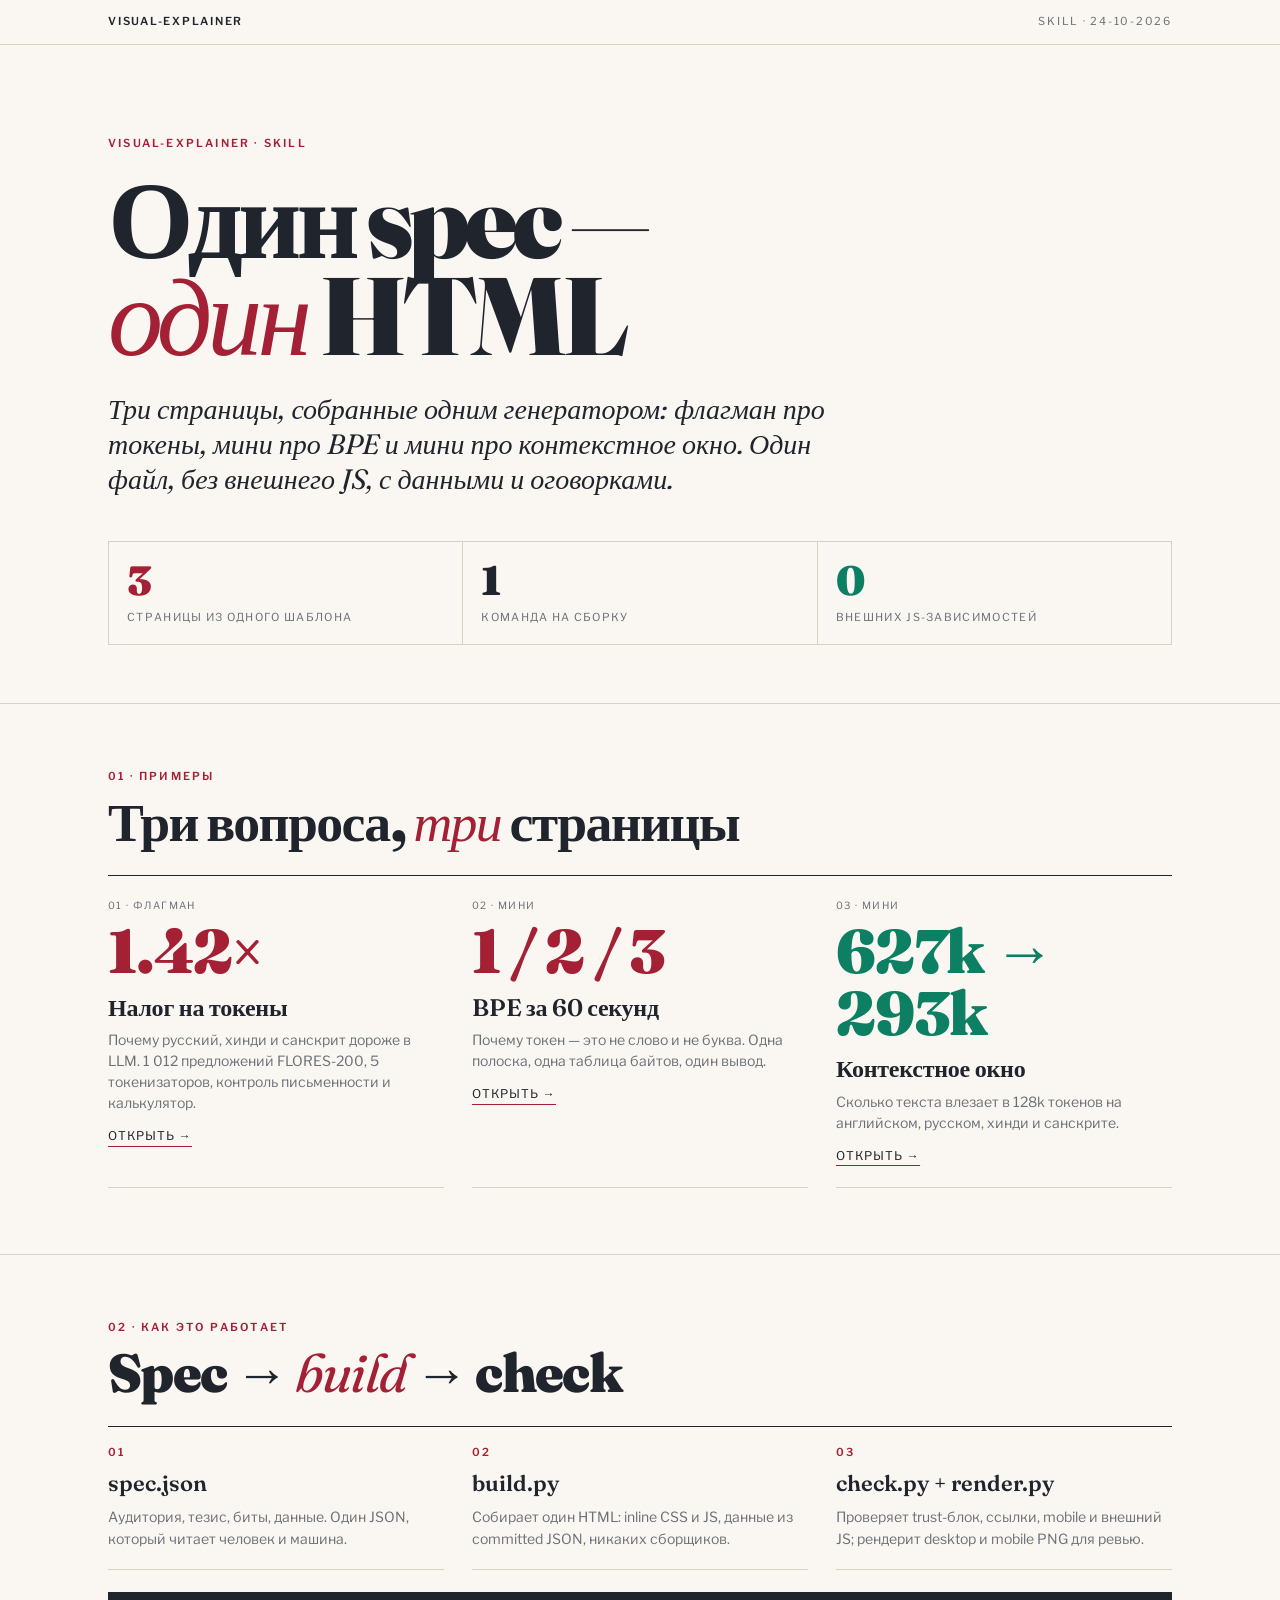
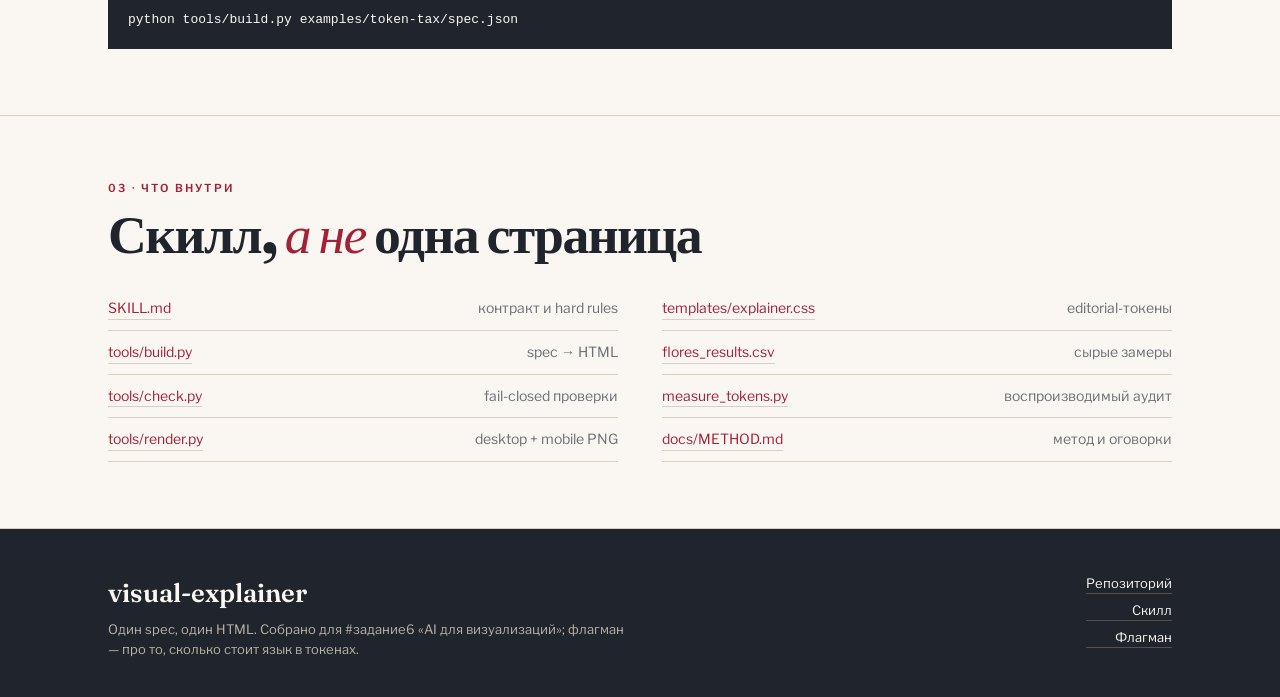
<file: index.html>
<!doctype html>
<html lang="ru">
<head>
<meta charset="utf-8">
<meta name="viewport" content="width=device-width, initial-scale=1">
<title>visual-explainer — один spec, один HTML</title>
<meta name="description" content="Skill visual-explainer: три HTML-страницы, собранные одним генератором. Флагман про токены, мини про BPE и мини про контекстное окно.">
<meta name="color-scheme" content="light">
<link rel="icon" href="data:image/svg+xml,%3Csvg xmlns='http://www.w3.org/2000/svg' viewBox='0 0 32 32'%3E%3Crect width='32' height='32' fill='%23A32035'/%3E%3Ctext x='16' y='23' font-family='Georgia' font-size='22' fill='%23FAF7F2' text-anchor='middle'%3EV%3C/text%3E%3C/svg%3E">
<link rel="preconnect" href="https://fonts.googleapis.com">
<link rel="preconnect" href="https://fonts.gstatic.com" crossorigin>
<link href="https://fonts.googleapis.com/css2?family=Fraunces:ital,opsz,wght@0,9..144,400;0,9..144,600;0,9..144,900;1,9..144,400&family=Libre+Franklin:wght@400;500;600&display=swap" rel="stylesheet">
<style>
:root{--bg:#FAF7F2;--surface:#F1ECE2;--ink:#20242C;--muted:#6B6F76;--accent:#A32035;--emerald:#0D7F63;--ochre:#B07C1F;--rule:#D8D0C0;--serif:"Fraunces",Georgia,serif;--sans:"Libre Franklin",-apple-system,BlinkMacSystemFont,"Segoe UI",sans-serif;--mono:ui-monospace,Menlo,monospace}
*{box-sizing:border-box}
html{scroll-behavior:smooth}
body{margin:0;background:var(--bg);color:var(--ink);font-family:var(--sans);font-size:17px;line-height:1.55;-webkit-font-smoothing:antialiased}
a{color:var(--accent);text-underline-offset:.18em}
.wrap{max-width:1120px;margin:0 auto;padding:0 28px}
.skip{position:absolute;left:-9999px;top:0;background:var(--ink);color:var(--bg);padding:10px 14px}
.skip:focus{left:12px;top:12px}
.topbar{border-bottom:1px solid var(--rule);font-size:11px;letter-spacing:.16em;text-transform:uppercase;color:var(--muted)}
.topbar .wrap{display:flex;justify-content:space-between;align-items:center;height:44px}
.brand{font-weight:600;color:var(--ink)}
.hero{padding:92px 0 58px;border-bottom:1px solid var(--rule)}
.kicker{font:600 11px/1.2 var(--sans);letter-spacing:.2em;text-transform:uppercase;color:var(--accent)}
h1{font-family:var(--serif);font-weight:900;font-size:clamp(54px,8.6vw,122px);line-height:.88;letter-spacing:-.045em;margin:20px 0 0;max-width:1000px}
h1 em{font-style:italic;font-weight:400;color:var(--accent)}
.standfirst{font-family:var(--serif);font-style:italic;font-size:clamp(20px,2.2vw,28px);line-height:1.25;max-width:720px;margin:28px 0 0}
.stats{display:grid;grid-template-columns:repeat(3,1fr);gap:1px;background:var(--rule);border:1px solid var(--rule);margin:44px 0 0}
.stat{background:var(--bg);padding:18px}
.stat b{display:block;font-family:var(--serif);font-weight:900;font-size:clamp(26px,3.2vw,42px);line-height:1;white-space:nowrap}
.stat span{display:block;margin-top:8px;font-size:11px;letter-spacing:.12em;text-transform:uppercase;color:var(--muted)}
.stat:nth-child(1) b{color:var(--accent)}
.stat:nth-child(3) b{color:var(--emerald)}
.section{padding:66px 0;border-bottom:1px solid var(--rule)}
.section h2{font-family:var(--serif);font-weight:900;font-size:clamp(32px,4.2vw,54px);line-height:1;letter-spacing:-.03em;margin:12px 0 26px}
.section h2 em{font-style:italic;font-weight:400;color:var(--accent)}
.cards{display:grid;grid-template-columns:repeat(3,1fr);gap:0 28px;border-top:1px solid var(--ink)}
.card{display:block;padding:22px 0 20px;border-bottom:1px solid var(--rule);text-decoration:none;color:inherit}
.card:hover h3{color:var(--accent)}
.card-num{font-family:var(--serif);font-weight:900;font-size:clamp(40px,4.8vw,62px);line-height:1;color:var(--accent);letter-spacing:-.02em}
.card:nth-child(3) .card-num{color:var(--emerald)}
.card-kicker{font-size:10px;letter-spacing:.14em;text-transform:uppercase;color:var(--muted);margin:0 0 8px}
.card h3{font-family:var(--serif);font-weight:600;font-size:24px;line-height:1.1;margin:12px 0 8px;letter-spacing:-.01em}
.card p{margin:0;color:var(--muted);font-size:14px;line-height:1.5}
.card .go{display:inline-block;margin:14px 0 0;font-size:12px;letter-spacing:.08em;text-transform:uppercase;color:var(--ink);border-bottom:1px solid var(--accent)}
.steps{display:grid;grid-template-columns:repeat(3,1fr);gap:0 28px;border-top:1px solid var(--ink)}
.step{padding:20px 0;border-bottom:1px solid var(--rule)}
.step .n{font:600 11px/1 var(--sans);letter-spacing:.14em;text-transform:uppercase;color:var(--accent)}
.step h3{font-family:var(--serif);font-weight:600;font-size:22px;margin:8px 0 6px}
.step p{margin:0;color:var(--muted);font-size:14px}
code{font:500 .88em/1.2 var(--mono);background:var(--surface);padding:1px 4px;border:1px solid var(--rule)}
.cmd{background:var(--ink);color:var(--bg);padding:18px 20px;font:500 13px/1.6 var(--mono);overflow-x:auto;margin:22px 0 0;white-space:pre}
.inside{display:grid;grid-template-columns:1fr 1fr;gap:0 44px}
.inside ul{list-style:none;padding:0;margin:0}
.inside li{display:flex;justify-content:space-between;gap:14px;border-bottom:1px solid var(--rule);padding:10px 0;font-size:14px}
.inside li span{color:var(--muted)}
.inside a{text-decoration:none;border-bottom:1px solid var(--rule)}
.inside a:hover{border-bottom-color:var(--accent)}
.footer{background:var(--ink);color:var(--bg);padding:44px 0 38px}
.footer .wrap{display:flex;flex-wrap:wrap;justify-content:space-between;gap:24px;align-items:flex-start}
.footer .f-brand{font-family:var(--serif);font-size:26px;font-weight:600}
.footer p{margin:6px 0 0;color:#b9b4a8;font-size:13px;max-width:520px}
.footer a{color:var(--bg);text-decoration:none;border-bottom:1px solid #55504a}
.footer .f-links{display:flex;flex-direction:column;gap:6px;font-size:13px;text-align:right}
@media(max-width:900px){.cards,.steps{grid-template-columns:1fr}.inside{grid-template-columns:1fr}.stat b{font-size:30px}}
@media(max-width:680px){.wrap{padding:0 20px}.hero{padding:56px 0 40px}h1{font-size:clamp(44px,13vw,72px)}.standfirst{font-size:20px}.stats{grid-template-columns:1fr}.stat{display:block}.stat span{text-align:left}.footer .f-links{text-align:left}}
@media(prefers-reduced-motion:reduce){html{scroll-behavior:auto}}
</style>
</head>
<body>
<a class="skip" href="#main">К содержанию</a>
<header class="topbar"><div class="wrap"><span class="brand">visual-explainer</span><span>skill · 24-10-2026</span></div></header>
<main id="main">
<section class="hero"><div class="wrap">
  <div class="kicker">visual-explainer · skill</div>
  <h1>Один spec —<br><em>один</em> HTML</h1>
  <p class="standfirst">Три страницы, собранные одним генератором: флагман про токены, мини про BPE и мини про контекстное окно. Один файл, без внешнего JS, с данными и оговорками.</p>
  <div class="stats">
    <div class="stat"><b>3</b><span>страницы из одного шаблона</span></div>
    <div class="stat"><b>1</b><span>команда на сборку</span></div>
    <div class="stat"><b>0</b><span>внешних JS-зависимостей</span></div>
  </div>
</div></section>

<section class="section"><div class="wrap">
  <div class="kicker">01 · примеры</div>
  <h2>Три вопроса, <em>три</em> страницы</h2>
  <div class="cards">
    <a class="card" href="examples/token-tax/">
      <div class="card-kicker">01 · флагман</div>
      <div class="card-num">1.42×</div>
      <h3>Налог на токены</h3>
      <p>Почему русский, хинди и санскрит дороже в LLM. 1 012 предложений FLORES-200, 5 токенизаторов, контроль письменности и калькулятор.</p>
      <span class="go">открыть →</span>
    </a>
    <a class="card" href="examples/bpe-in-60-seconds/">
      <div class="card-kicker">02 · мини</div>
      <div class="card-num">1 / 2 / 3</div>
      <h3>BPE за 60 секунд</h3>
      <p>Почему токен — это не слово и не буква. Одна полоска, одна таблица байтов, один вывод.</p>
      <span class="go">открыть →</span>
    </a>
    <a class="card" href="examples/context-window/">
      <div class="card-kicker">03 · мини</div>
      <div class="card-num">627k → 293k</div>
      <h3>Контекстное окно</h3>
      <p>Сколько текста влезает в 128k токенов на английском, русском, хинди и санскрите.</p>
      <span class="go">открыть →</span>
    </a>
  </div>
</div></section>

<section class="section"><div class="wrap">
  <div class="kicker">02 · как это работает</div>
  <h2>Spec → <em>build</em> → check</h2>
  <div class="steps">
    <div class="step"><div class="n">01</div><h3>spec.json</h3><p>Аудитория, тезис, биты, данные. Один JSON, который читает человек и машина.</p></div>
    <div class="step"><div class="n">02</div><h3>build.py</h3><p>Собирает один HTML: inline CSS и JS, данные из committed JSON, никаких сборщиков.</p></div>
    <div class="step"><div class="n">03</div><h3>check.py + render.py</h3><p>Проверяет trust-блок, ссылки, mobile и внешний JS; рендерит desktop и mobile PNG для ревью.</p></div>
  </div>
  <div class="cmd">python tools/build.py examples/token-tax/spec.json</div>
</div></section>

<section class="section"><div class="wrap">
  <div class="kicker">03 · что внутри</div>
  <h2>Скилл, <em>а не</em> одна страница</h2>
  <div class="inside">
    <ul>
      <li><a href="SKILL.md">SKILL.md</a><span>контракт и hard rules</span></li>
      <li><a href="tools/build.py">tools/build.py</a><span>spec → HTML</span></li>
      <li><a href="tools/check.py">tools/check.py</a><span>fail-closed проверки</span></li>
      <li><a href="tools/render.py">tools/render.py</a><span>desktop + mobile PNG</span></li>
    </ul>
    <ul>
      <li><a href="templates/explainer.css">templates/explainer.css</a><span>editorial-токены</span></li>
      <li><a href="examples/token-tax/data/flores_results.csv">flores_results.csv</a><span>сырые замеры</span></li>
      <li><a href="tools/measure_tokens.py">measure_tokens.py</a><span>воспроизводимый аудит</span></li>
      <li><a href="docs/METHOD.md">docs/METHOD.md</a><span>метод и оговорки</span></li>
    </ul>
  </div>
</div></section>
</main>

<footer class="footer"><div class="wrap">
  <div><div class="f-brand">visual-explainer</div><p>Один spec, один HTML. Собрано для #задание6 «AI для визуализаций»; флагман — про то, сколько стоит язык в токенах.</p></div>
  <div class="f-links">
    <a href="https://github.com/gasyoun/visual-explainer">Репозиторий</a>
    <a href="SKILL.md">Скилл</a>
    <a href="examples/token-tax/">Флагман</a>
  </div>
</div></footer>
</body>
</html>
</file>
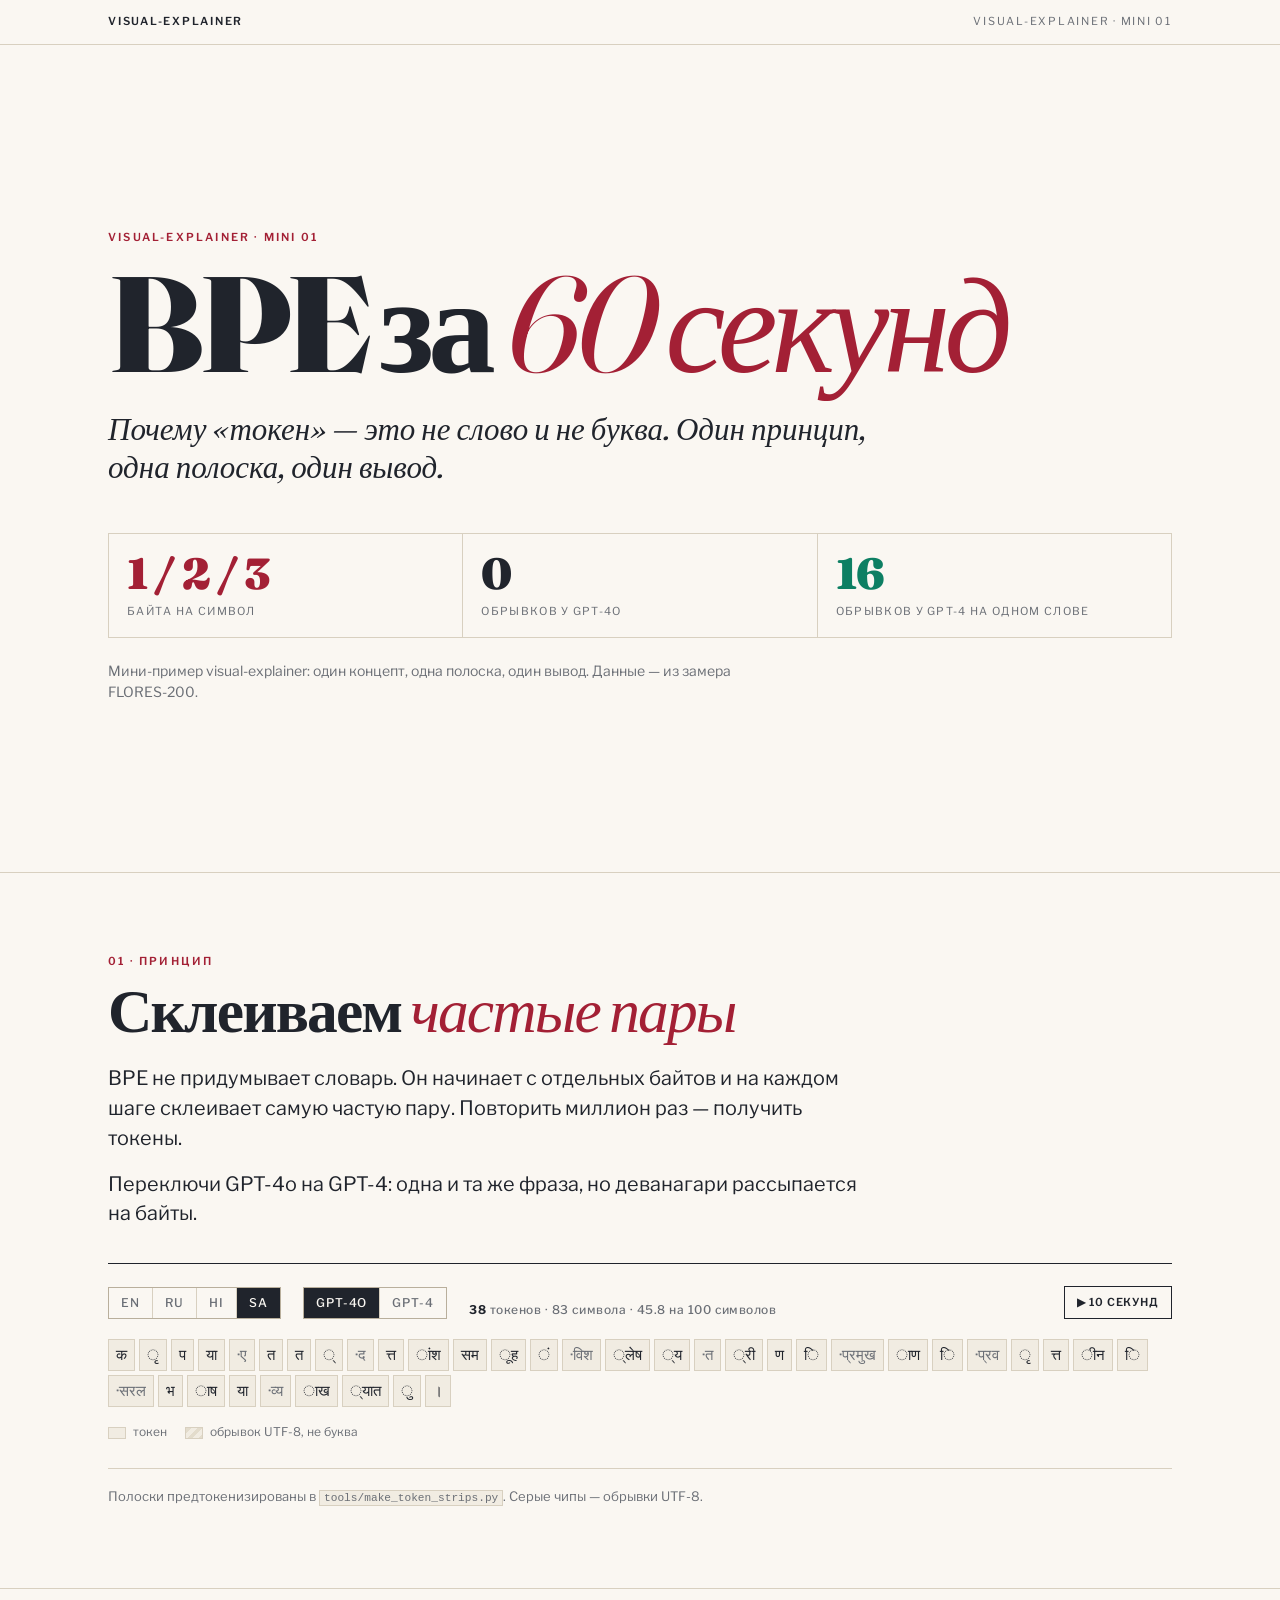
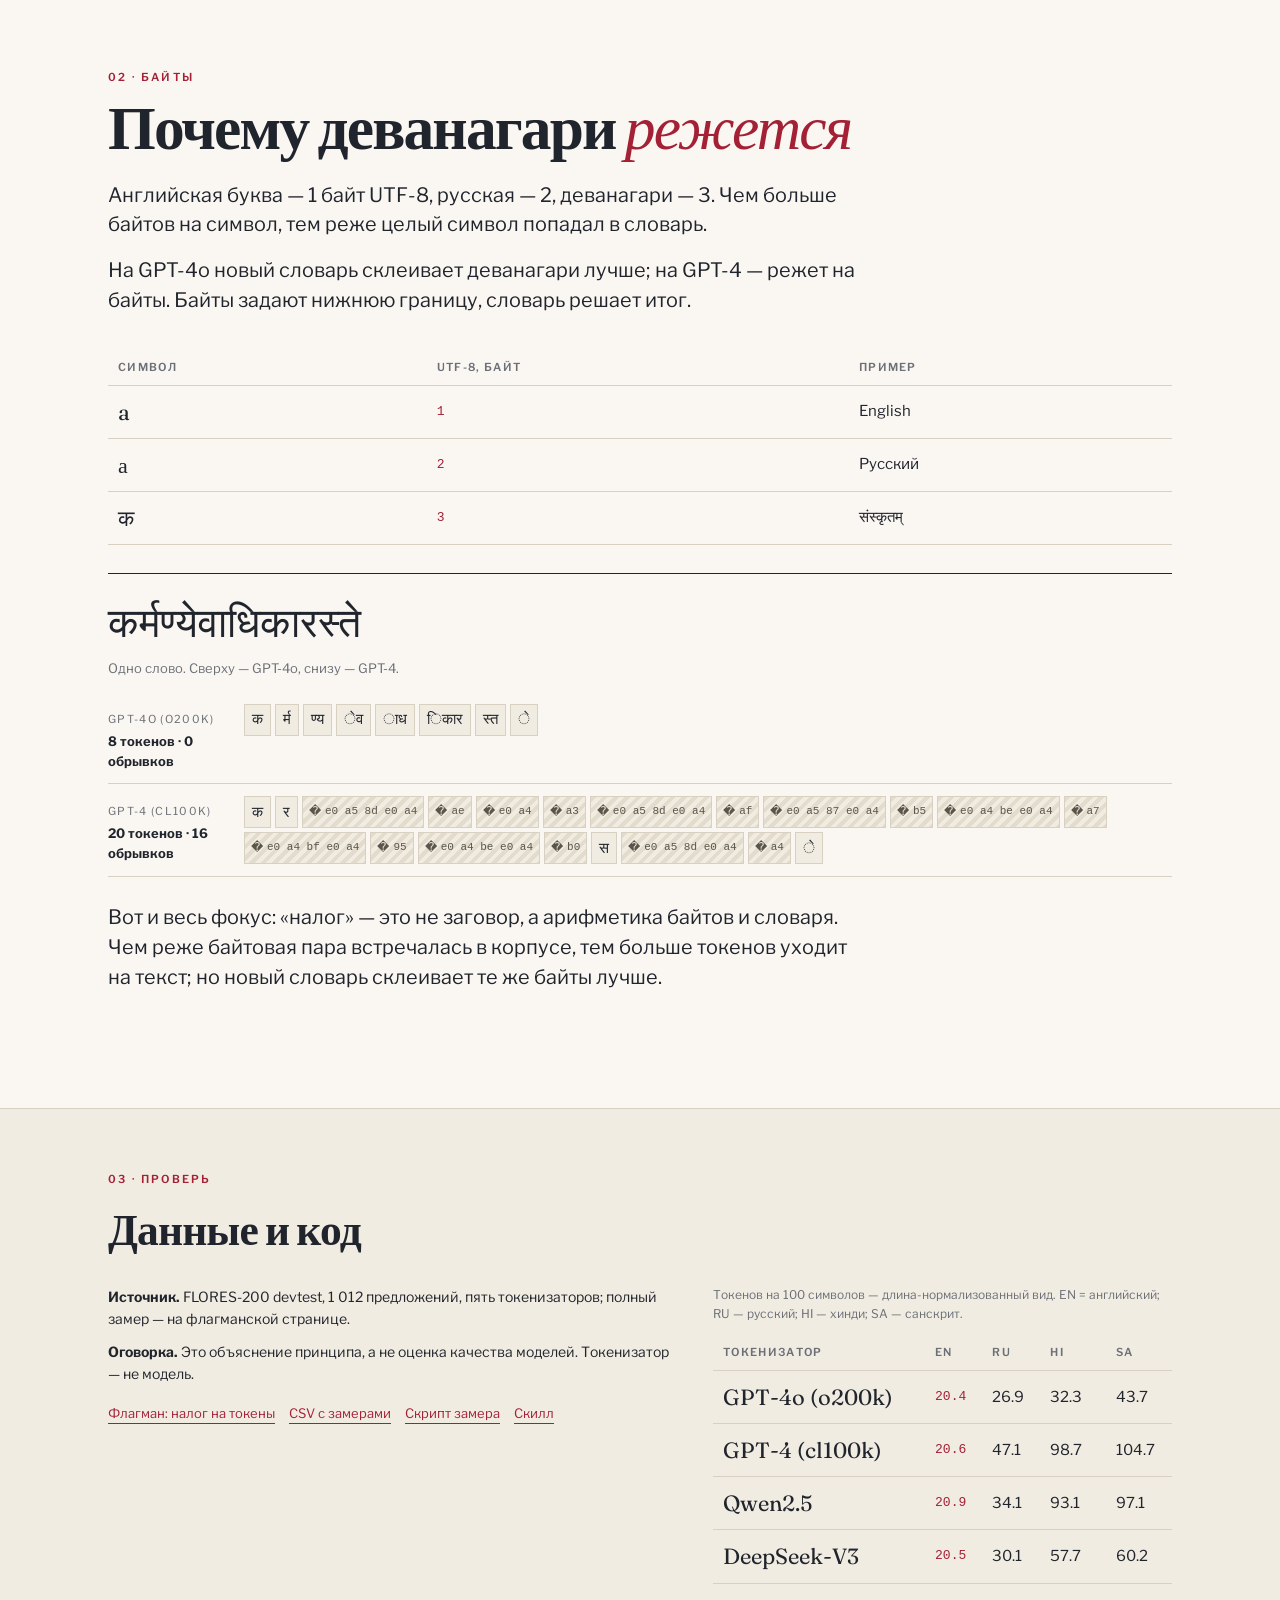
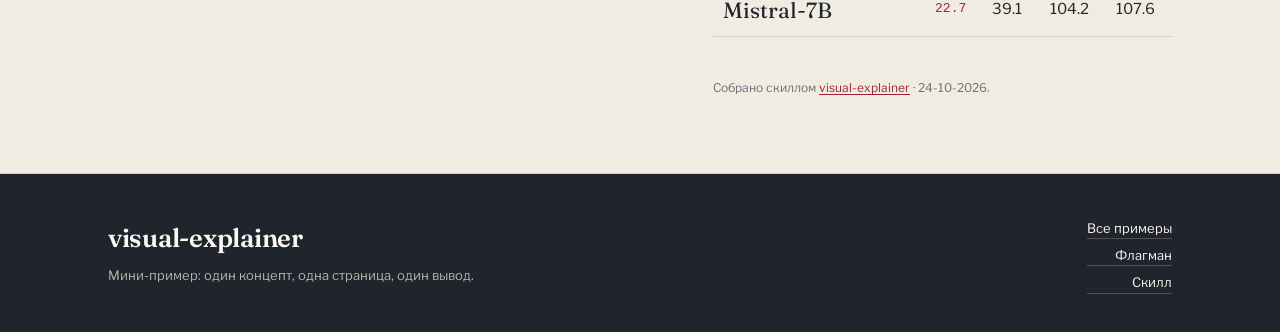
<file: examples/bpe-in-60-seconds/index.html>
<!doctype html>
<html lang="ru">
<head>
<meta charset="utf-8">
<meta name="viewport" content="width=device-width, initial-scale=1">
<title>BPE за 60 секунд — visual-explainer</title>
<meta name="description" content="Почему токен — это не слово и не буква: один принцип, одна полоска, один вывод.">
<meta name="color-scheme" content="light">
<link rel="icon" href="data:image/svg+xml,%3Csvg xmlns='http://www.w3.org/2000/svg' viewBox='0 0 32 32'%3E%3Crect width='32' height='32' fill='%23A32035'/%3E%3Ctext x='16' y='23' font-family='Georgia' font-size='22' fill='%23FAF7F2' text-anchor='middle'%3EV%3C/text%3E%3C/svg%3E">
<link rel="preconnect" href="https://fonts.googleapis.com">
<link rel="preconnect" href="https://fonts.gstatic.com" crossorigin>
<link href="https://fonts.googleapis.com/css2?family=Fraunces:ital,opsz,wght@0,9..144,400;0,9..144,600;0,9..144,900;1,9..144,400&family=Libre+Franklin:wght@400;500;600&display=swap" rel="stylesheet">
<style>
/* visual-explainer — editorial design language (derived from epic-infographics/editorial) */
:root{
  --bg:#FAF7F2; --surface:#F1ECE2; --surface2:#E3DCCC;
  --ink:#20242C; --muted:#6B6F76; --accent:#A32035;
  --emerald:#0D7F63; --ochre:#B07C1F; --deemph:#C6BFB0;
  --rule:#D8D0C0; --rule-dark:#B9AF9C;
  --serif:"Fraunces",Georgia,"Times New Roman",serif;
  --sans:"Libre Franklin",-apple-system,BlinkMacSystemFont,"Segoe UI",sans-serif;
  --mono:ui-monospace,SFMono-Regular,Menlo,Consolas,monospace;
  --max:1120px;
}
*{box-sizing:border-box}
html{scroll-behavior:smooth}
body{margin:0;background:var(--bg);color:var(--ink);font-family:var(--sans);font-size:17px;line-height:1.55;-webkit-font-smoothing:antialiased;text-rendering:optimizeLegibility}
::selection{background:var(--accent);color:var(--bg)}
a{color:var(--accent);text-underline-offset:.18em;text-decoration-thickness:1px}
a:hover{color:var(--ink)}
img{max-width:100%;height:auto}
.wrap{max-width:var(--max);margin:0 auto;padding:0 28px}
.skip{position:absolute;left:-9999px;top:0;background:var(--ink);color:var(--bg);padding:10px 14px;z-index:100}
.skip:focus{left:12px;top:12px}
.sr-only{position:absolute;width:1px;height:1px;padding:0;margin:-1px;overflow:hidden;clip:rect(0,0,0,0);white-space:nowrap;border:0}

.topbar{border-bottom:1px solid var(--rule);font-size:11px;letter-spacing:.16em;text-transform:uppercase;color:var(--muted)}
.topbar .wrap{display:flex;justify-content:space-between;align-items:center;height:44px}
.brand{font-weight:600;color:var(--ink)}
.topnote{font-variant-numeric:tabular-nums}

.hero{min-height:92vh;display:flex;align-items:center;border-bottom:1px solid var(--rule);padding:56px 0 40px}
.hero .wrap{width:100%}
.kicker{font:600 11px/1.2 var(--sans);letter-spacing:.2em;text-transform:uppercase;color:var(--accent)}
h1{font-family:var(--serif);font-weight:900;font-size:clamp(58px,10.6vw,148px);line-height:.86;letter-spacing:-.045em;margin:20px 0 0;max-width:1050px;overflow-wrap:break-word}
h1 em{font-style:italic;font-weight:400;color:var(--accent)}
.standfirst{font-family:var(--serif);font-style:italic;font-weight:400;font-size:clamp(21px,2.5vw,31px);line-height:1.22;max-width:760px;margin:30px 0 0;color:var(--ink)}
.hero-note{max-width:640px;margin:22px 0 0;color:var(--muted);font-size:14px;line-height:1.5}
.stats{display:grid;grid-template-columns:repeat(3,1fr);gap:1px;background:var(--rule);border:1px solid var(--rule);margin:46px 0 0}
.stat{background:var(--bg);padding:18px 18px 16px}
.stat b{display:block;font-family:var(--serif);font-weight:900;font-size:clamp(26px,3.4vw,44px);line-height:1;letter-spacing:-.02em;font-variant-numeric:tabular-nums;white-space:nowrap}
.stat span{display:block;margin-top:8px;font-size:11px;letter-spacing:.12em;text-transform:uppercase;color:var(--muted)}
.stat:nth-child(1) b{color:var(--accent)}
.stat:nth-child(3) b{color:var(--emerald)}

.section{padding:82px 0;border-bottom:1px solid var(--rule)}
.section h2{font-family:var(--serif);font-weight:900;font-size:clamp(34px,4.8vw,62px);line-height:.98;letter-spacing:-.03em;margin:12px 0 24px;max-width:920px}
.section h2 em{font-style:italic;font-weight:400;color:var(--accent)}
.intro{max-width:760px;font-size:clamp(18px,1.55vw,21px);line-height:1.5;margin:0 0 34px}
.intro p{margin:0 0 16px}
.intro p:last-child{margin-bottom:0}
.note{max-width:760px;color:var(--muted);font-size:13px;line-height:1.5;margin:18px 0 0}
.note a{color:var(--muted)}

/* token demo */
.demo{border-top:1px solid var(--ink);border-bottom:1px solid var(--rule);padding:22px 0 26px;margin:0 0 12px}
.demo-controls{display:flex;flex-wrap:wrap;gap:22px;align-items:flex-end;justify-content:space-between;margin:0 0 20px}
.seg{display:inline-flex;border:1px solid var(--rule-dark);background:var(--bg)}
.seg button{appearance:none;border:0;background:transparent;font:500 12px/1 var(--sans);letter-spacing:.08em;text-transform:uppercase;color:var(--muted);padding:9px 12px;cursor:pointer;border-right:1px solid var(--rule)}
.seg button:last-child{border-right:0}
.seg button[aria-pressed="true"]{background:var(--ink);color:var(--bg)}
.seg button:focus-visible{outline:2px solid var(--accent);outline-offset:2px}
.demo-meta{font:500 12px/1.4 var(--sans);color:var(--muted);letter-spacing:.04em}
.demo-meta b{color:var(--ink);font-variant-numeric:tabular-nums}
.demo-play{appearance:none;border:1px solid var(--ink);background:transparent;color:var(--ink);font:600 11px/1 var(--sans);letter-spacing:.08em;text-transform:uppercase;padding:10px 12px;cursor:pointer;margin-left:auto}
.demo-play[aria-pressed="true"]{background:var(--ink);color:var(--bg)}
.demo-play:focus-visible{outline:2px solid var(--accent);outline-offset:2px}
.chips{display:flex;flex-wrap:wrap;gap:4px;align-items:flex-start;min-height:42px}
.chip{display:inline-flex;align-items:center;min-height:32px;padding:3px 7px;border:1px solid var(--rule);background:var(--surface);font:500 15px/1.25 var(--sans);white-space:pre;color:var(--ink)}
.chip.space{color:var(--muted)}
.chip.byte{background:repeating-linear-gradient(135deg,var(--surface2) 0,var(--surface2) 4px,var(--surface) 4px,var(--surface) 8px);color:#5a554b;font:500 11px/1.2 var(--mono);letter-spacing:0;padding:5px 6px}
.chip.byte::before{content:"�";margin-right:4px;font-size:12px}
.deva{font-family:"Kohinoor Devanagari","Noto Serif Devanagari","Noto Sans Devanagari",var(--serif);font-weight:400}
.chip.deva{font-family:"Kohinoor Devanagari","Noto Serif Devanagari","Noto Sans Devanagari",var(--sans);font-weight:500}
code{font:500 .86em/1.2 var(--mono);background:var(--surface);padding:1px 4px;border:1px solid var(--rule)}
.legend{display:flex;flex-wrap:wrap;gap:18px;margin:16px 0 0;color:var(--muted);font-size:12px}
.legend span{display:inline-flex;align-items:center;gap:7px}
.legend i{display:inline-block;width:18px;height:12px;border:1px solid var(--rule);background:var(--surface)}
.legend i.byte{background:repeating-linear-gradient(135deg,var(--surface2) 0,var(--surface2) 4px,var(--surface) 4px,var(--surface) 8px)}

/* bars */
.chart-wrap{margin:0 -8px;overflow-x:auto;padding:6px 8px 2px}
.chart-wrap svg{display:block;width:100%;min-width:720px;height:auto}
.mobile-chart{display:none}
.chart-legend{display:flex;flex-wrap:wrap;gap:20px;margin:0 0 10px;font-size:12px;letter-spacing:.06em;text-transform:uppercase;color:var(--muted)}
.chart-legend span{display:inline-flex;align-items:center;gap:7px}
.chart-legend i{width:22px;height:6px;display:inline-block}
.findings{margin:34px 0 0;border-top:1px solid var(--ink)}
.finding{display:grid;grid-template-columns:104px 1fr;gap:18px;padding:22px 0;border-bottom:1px solid var(--rule);align-items:start}
.finding b{font-family:var(--serif);font-weight:900;font-size:34px;line-height:.9;color:var(--accent);font-variant-numeric:tabular-nums;white-space:nowrap}
.finding h3{font-family:var(--serif);font-weight:600;font-size:22px;line-height:1.15;margin:0 0 6px;letter-spacing:-.01em}
.finding p{margin:0;color:var(--muted);font-size:15px;max-width:680px}

/* bytes */
.bytes-table{width:100%;border-collapse:collapse;margin:0 0 28px;font-size:15px}
.bytes-table th,.bytes-table td{text-align:left;padding:9px 10px;border-bottom:1px solid var(--rule)}
.bytes-table th{font-size:11px;letter-spacing:.12em;text-transform:uppercase;color:var(--muted);font-weight:600}
.bytes-table td:first-child{font-size:22px;font-family:var(--serif)}
.bytes-table td.deva{font-family:"Kohinoor Devanagari","Noto Serif Devanagari","Noto Sans Devanagari",var(--serif);font-weight:400}
.bytes-table td:nth-child(2){font-family:var(--mono);font-size:13px;color:var(--accent)}
.script-table{min-width:660px}
.script-table td:first-child{font-size:13px;font-family:var(--sans)}
.script-table td:nth-child(2){font-family:var(--sans);font-size:13px;color:inherit}
.script-table .num{text-align:right}
.script-table th span{display:block;margin-top:2px;font-size:9px;letter-spacing:.04em;text-transform:none;font-weight:400;color:var(--muted)}
.script-table td.cheap{color:var(--emerald);font-weight:600}
.script-table td.dear{color:var(--accent);font-weight:600}
.script-table td.same{color:var(--muted)}
.word-block{border-top:1px solid var(--ink);padding:18px 0 0;margin:0 0 6px}
.word-block h3{font-family:var(--serif);font-size:24px;margin:0 0 4px;font-weight:600}
.word-block h3.deva{font-family:"Kohinoor Devanagari","Noto Serif Devanagari","Noto Sans Devanagari",var(--serif);font-weight:400;font-size:clamp(28px,3.2vw,42px);line-height:1.5;letter-spacing:0}
.word-block .word-sub{color:var(--muted);font-size:13px;margin:0 0 14px}
.word-row{display:grid;grid-template-columns:122px 1fr;gap:14px;align-items:start;padding:12px 0;border-bottom:1px solid var(--rule)}
.word-row .tag{font-size:11px;letter-spacing:.12em;text-transform:uppercase;color:var(--muted);padding-top:7px}
.word-row .tag b{display:block;color:var(--ink);font-size:13px;letter-spacing:0;text-transform:none;margin-top:3px}

/* context-window mini: how much text fits in a fixed token budget */
.fit{margin:28px 0 24px}
.fit-row{display:grid;grid-template-columns:52px 1fr 70px;gap:10px;align-items:center;margin:0 0 9px;font-size:12px;color:var(--muted)}
.fit-track{height:14px;background:var(--surface2)}
.fit-fill{height:14px;background:var(--ink)}
.fit-fill.ru{background:var(--accent)}
.fit-fill.hi{background:var(--ochre)}
.fit-fill.sa{background:var(--emerald)}
.fit-row b{text-align:right;color:var(--ink);font-variant-numeric:tabular-nums}

/* calculator */
.calc{display:grid;grid-template-columns:minmax(0,1fr) minmax(0,1.15fr);gap:0;border:1px solid var(--ink);margin:0 0 4px}
.calc-form{padding:24px 24px 26px;border-right:1px solid var(--ink)}
.calc-form label{display:block;font-size:11px;letter-spacing:.12em;text-transform:uppercase;color:var(--muted);margin:0 0 6px}
.calc-form .field{margin:0 0 18px}
.calc-form input,.calc-form select{width:100%;appearance:none;border:0;border-bottom:1px solid var(--rule-dark);background:transparent;color:var(--ink);font:500 20px/1.2 var(--sans);padding:7px 0;border-radius:0}
.calc-form input[type=number]::-webkit-outer-spin-button,
.calc-form input[type=number]::-webkit-inner-spin-button{-webkit-appearance:none;margin:0}
.calc-form input[type=number]{-moz-appearance:textfield;appearance:textfield}
.calc-form select{font-size:16px;cursor:pointer}
.calc-form input:focus,.calc-form select:focus{outline:none;border-bottom-color:var(--accent)}
.calc-form .hint{font-size:12px;color:var(--muted);margin:6px 0 0}
.calc-out{padding:24px 24px 26px;display:flex;flex-direction:column;gap:0}
.calc-line{display:flex;justify-content:space-between;align-items:baseline;gap:16px;padding:12px 0;border-bottom:1px solid var(--rule)}
.calc-line:first-child{padding-top:0}
.calc-line .k{font-size:12px;letter-spacing:.1em;text-transform:uppercase;color:var(--muted)}
.calc-line .v{font-family:var(--serif);font-weight:900;font-size:clamp(26px,3.2vw,42px);line-height:1;letter-spacing:-.02em;font-variant-numeric:tabular-nums;text-align:right}
.calc-line .v small{display:block;font:500 11px/1.3 var(--sans);letter-spacing:.08em;text-transform:uppercase;color:var(--muted);margin-top:6px}
.calc-line.accent .v{color:var(--accent)}
.calc-line.green .v{color:var(--emerald)}
.calc-bar{margin:18px 0 0}
.calc-bar .row{display:grid;grid-template-columns:56px 1fr 82px;gap:10px;align-items:center;margin:0 0 8px;font-size:12px;color:var(--muted)}
.calc-bar .track{height:10px;background:var(--surface2)}
.calc-bar .fill{height:10px;background:var(--deemph)}
.calc-bar .fill.lang{background:var(--accent)}
.calc-bar .num{text-align:right;font-variant-numeric:tabular-nums;color:var(--ink)}

/* tactics */
.plain-lede{max-width:840px;font-size:clamp(20px,1.9vw,25px);line-height:1.38;margin:0 0 28px}
.plain-grid{display:grid;grid-template-columns:repeat(3,1fr);gap:1px;background:var(--rule);border:1px solid var(--rule);margin:0 0 26px}
.plain-card{background:var(--bg);padding:22px 20px}
.plain-card h3{font-family:var(--serif);font-weight:600;font-size:22px;line-height:1.1;margin:0 0 8px;letter-spacing:-.01em}
.plain-card p{margin:0;font-size:14px;line-height:1.5;color:var(--muted)}
.plain-card code{font:500 12px var(--mono);background:var(--surface);padding:1px 4px;border:1px solid var(--rule)}
.plain-measure{max-width:820px;font-size:15px;line-height:1.55;color:var(--ink);margin:24px 0 0}
.plain-measure strong{color:var(--accent)}
.gloss{margin-top:28px}
.gloss dl{display:grid;grid-template-columns:160px 1fr;gap:10px 18px;margin:16px 0 0}
.gloss dt{font-weight:600;font-size:14px;line-height:1.4}
.gloss dd{margin:0;font-size:14px;line-height:1.5;color:var(--muted)}
.case-mobile{display:none}
.case-wrap{overflow-x:auto;margin:24px 0 10px;border-top:1px solid var(--ink);border-bottom:1px solid var(--rule)}
.case-table{width:100%;min-width:640px;border-collapse:collapse;font-size:14px}
.case-table th,.case-table td{padding:11px 8px;border-bottom:1px solid var(--rule);text-align:right;font-variant-numeric:tabular-nums}
.case-table th:first-child,.case-table td:first-child{text-align:left}
.case-table thead th{font-size:11px;letter-spacing:.08em;text-transform:uppercase;color:var(--muted);border-bottom:1px solid var(--ink)}
.case-table tbody th{font-weight:500;color:var(--ink)}
.case-table .accent{color:var(--accent);font-weight:600}
.case-btn{appearance:none;border:0;border-bottom:1px solid var(--accent);background:transparent;color:var(--ink);font:600 12px/1.3 var(--sans);letter-spacing:.06em;text-transform:uppercase;padding:6px 0;cursor:pointer}
.case-btn:hover{color:var(--accent)}
.tactics{display:grid;grid-template-columns:1fr 1fr;gap:0 40px;border-top:1px solid var(--ink)}
.tactic{padding:22px 0 20px;border-bottom:1px solid var(--rule)}
.tactic .n{font:600 11px/1 var(--sans);letter-spacing:.14em;color:var(--accent);text-transform:uppercase}
.tactic h3{font-family:var(--serif);font-weight:600;font-size:23px;line-height:1.12;margin:8px 0 8px;letter-spacing:-.01em}
.tactic p{margin:0;color:var(--muted);font-size:15px;line-height:1.5}
.tactic .basis{display:block;margin-top:9px;font-size:12px;color:var(--ink);border-left:2px solid var(--deemph);padding-left:9px}
.tactic.wide{grid-column:1/-1;border-top:1px solid var(--ink)}
.tactic.wide h3{font-size:26px}
.tactic.wide p{max-width:820px}

/* trust */
.trust{background:var(--surface);border-bottom:1px solid var(--rule);padding:64px 0}
.trust h2{font-family:var(--serif);font-weight:900;font-size:clamp(30px,3.4vw,44px);margin:10px 0 22px;letter-spacing:-.02em}
.trust-grid{display:grid;grid-template-columns:1.1fr .9fr;gap:44px}
.trust p{font-size:14px;line-height:1.55;margin:0 0 12px}
.trust .small{font-size:12px;color:var(--muted)}
.trust ul{margin:0;padding:0 0 0 18px}
.trust li{font-size:13px;line-height:1.5;margin:0 0 8px;color:var(--muted)}
.trust code{font:500 12px var(--mono);background:var(--bg);padding:2px 5px;border:1px solid var(--rule)}
.trust .links{display:flex;flex-wrap:wrap;gap:14px;margin:18px 0 0;font-size:13px}
.trust .links a{border-bottom:1px solid var(--accent);text-decoration:none}

/* data table */
.data-table{margin:24px 0 0;border-top:1px solid var(--ink)}
.data-table summary{cursor:pointer;font-size:12px;letter-spacing:.12em;text-transform:uppercase;color:var(--muted);padding:14px 0;list-style:none}
.data-table summary::-webkit-details-marker{display:none}
.data-table summary::before{content:"+ ";color:var(--accent)}
.data-table[open] summary::before{content:"− "}
.table-wrap{overflow-x:auto}
.data-table table{width:100%;border-collapse:collapse;font-size:13px;min-width:560px}
.data-table th,.data-table td{text-align:left;padding:8px 10px;border-bottom:1px solid var(--rule);font-variant-numeric:tabular-nums}
.data-table th{font-size:10px;letter-spacing:.12em;text-transform:uppercase;color:var(--muted);font-weight:600}
.data-table td.num,.data-table th.num{text-align:right}

/* footer */
.footer{background:var(--ink);color:var(--bg);padding:44px 0 38px}
.footer .wrap{display:flex;flex-wrap:wrap;justify-content:space-between;gap:24px;align-items:flex-start}
.footer .f-brand{font-family:var(--serif);font-size:26px;font-weight:600;letter-spacing:-.01em}
.footer p{margin:6px 0 0;color:#b9b4a8;font-size:13px;max-width:520px}
.footer a{color:var(--bg);text-decoration-color:var(--accent)}
.footer .f-links{display:flex;flex-direction:column;gap:6px;font-size:13px;text-align:right}
.footer .f-links a{text-decoration:none;border-bottom:1px solid #55504a}

@media (max-width:900px){
  .calc{grid-template-columns:1fr}
  .calc-form{border-right:0;border-bottom:1px solid var(--ink)}
  .trust-grid{grid-template-columns:1fr;gap:26px}
  .tactics{grid-template-columns:1fr}
  .finding{grid-template-columns:74px 1fr;gap:12px}
  .finding b{font-size:26px}
}
@media (max-width:680px){
  body{font-size:16px}
  .wrap{padding:0 20px}
  .hero{min-height:auto;padding:44px 0 34px}
  h1{font-size:clamp(44px,13vw,78px)}
  .standfirst{font-size:20px}
  .stats{grid-template-columns:1fr;margin-top:30px}
  .stat{display:block}
  .stat b{font-size:28px}
  .stat span{margin-top:6px;text-align:left}
  .section{padding:56px 0}
  .section h2{font-size:34px}
  .chart-wrap{display:none}
  .mobile-chart{display:block;border-top:1px solid var(--ink);margin:0 0 10px}
  .mgroup{padding:14px 0 10px;border-bottom:1px solid var(--rule)}
  .mname{font:600 12px/1.2 var(--sans);letter-spacing:.02em;margin:0 0 7px}
  .mrow{display:grid;grid-template-columns:26px 1fr 50px;gap:9px;align-items:center;margin:5px 0;font-size:11px;color:var(--muted)}
  .mtrack{height:8px;background:var(--surface2)}
  .mfill{height:8px}
  .mrow b{text-align:right;color:var(--ink);font-weight:600;font-variant-numeric:tabular-nums}
  .demo-controls{gap:14px}
  .seg{flex-wrap:wrap}
  .seg button{padding:8px 9px;font-size:11px}
  .word-row{grid-template-columns:1fr;gap:6px}
  .word-row .tag{padding-top:0}
  .script-table{min-width:0}
  .script-table th:nth-child(4),.script-table td:nth-child(4),
  .script-table th:nth-child(6),.script-table td:nth-child(6){display:none}
  .script-table td:first-child{font-size:12px}
  .script-table th,.script-table td{padding:7px 6px}
  .finding{grid-template-columns:1fr;gap:6px}
  .finding b{font-size:30px}
  .footer .f-links{text-align:left}
}
@media print{
  @page{margin:16mm}
  body{background:#fff;color:#000;font-size:11pt}
  .topbar,.skip,.seg,.demo-meta,.calc-form,.chart-legend,.scroll{display:none!important}
  .hero{min-height:auto;padding:0 0 14mm;border-bottom:1px solid #000}
  h1{font-size:56pt}
  .section{padding:8mm 0;break-inside:avoid}
  .section h2{font-size:26pt}
  .stats{border-color:#000}
  .stat{border-color:#000}
  .calc{border-color:#000;grid-template-columns:1fr}
  .calc-out{width:100%}
  .trust{background:#fff;border-top:1px solid #000}
  a{color:#000;text-decoration:none}
  .footer{background:#fff;color:#000;border-top:1px solid #000}
  .footer p,.footer a{color:#000}
}
@media (prefers-reduced-motion:reduce){
  html{scroll-behavior:auto}
  *{transition:none!important;animation:none!important}
}
@media (max-width:760px){
  .plain-grid{grid-template-columns:1fr}
  .plain-card{padding:18px}
  .gloss dl{grid-template-columns:1fr;gap:4px}
  .case-wrap{display:none}
  .case-mobile{display:block;border-top:1px solid var(--ink);margin:24px 0 10px}
  .case-mobile div{padding:12px 0;border-bottom:1px solid var(--rule)}
  .case-mobile b{display:block;font-size:13px;line-height:1.3;margin:0 0 4px}
  .case-mobile span{display:block;font-size:13px;line-height:1.45;color:var(--muted)}
  .case-mobile em{font-style:normal;color:var(--accent);font-weight:600}
}

</style>
</head>
<body>
<a class="skip" href="#main">К содержанию</a>
<header class="topbar"><div class="wrap"><span class="brand">visual-explainer</span><span class="topnote">visual-explainer · mini 01</span></div></header>
<main id="main">
<section class="hero"><div class="wrap"><div class="kicker">visual-explainer · mini 01</div><h1>BPE за <em>60 секунд</em></h1><p class="standfirst">Почему «токен» — это не слово и не буква. Один принцип, одна полоска, один вывод.</p><div class="stats"><div class="stat"><b>1 / 2 / 3</b><span>байта на символ</span></div><div class="stat"><b>0</b><span>обрывков у GPT-4o</span></div><div class="stat"><b>16</b><span>обрывков у GPT-4 на одном слове</span></div></div><p class="hero-note">Мини-пример visual-explainer: один концепт, одна полоска, один вывод. Данные — из замера FLORES-200.</p></div></section>
<section class="section" id="token"><div class="wrap"><div class="kicker">01 · Принцип</div><h2>Склеиваем <em>частые пары</em></h2><div class="intro"><p>BPE не придумывает словарь. Он начинает с отдельных байтов и на каждом шаге склеивает самую частую пару. Повторить миллион раз — получить токены.</p><p>Переключи GPT-4o на GPT-4: одна и та же фраза, но деванагари рассыпается на байты.</p></div><div class="demo"><div class="demo-controls"><div><div class="seg" role="group" aria-label="Язык"><button type="button" data-strip-lang="EN" aria-pressed="false">EN</button><button type="button" data-strip-lang="RU" aria-pressed="false">RU</button><button type="button" data-strip-lang="HI" aria-pressed="false">HI</button><button type="button" data-strip-lang="SA" aria-pressed="true">SA</button></div></div><div><div class="seg" role="group" aria-label="Токенизатор"><button type="button" data-strip-enc="o200k" aria-pressed="true">GPT-4o</button><button type="button" data-strip-enc="cl100k" aria-pressed="false">GPT-4</button></div></div><div class="demo-meta" id="strip-meta"><b>38</b> токенов · 83 символа · 45.8 на 100 символов</div><button type="button" class="demo-play" id="demo-play" aria-pressed="false">▶ 10 секунд</button></div><div class="chips" id="strip-chips"><span class="chip deva">क</span><span class="chip deva">ृ</span><span class="chip deva">प</span><span class="chip deva">या</span><span class="chip space deva">·ए</span><span class="chip deva">त</span><span class="chip deva">त</span><span class="chip deva">्</span><span class="chip space deva">·द</span><span class="chip deva">त्त</span><span class="chip deva">ांश</span><span class="chip deva">सम</span><span class="chip deva">ूह</span><span class="chip deva">ं</span><span class="chip space deva">·विश</span><span class="chip deva">्लेष</span><span class="chip deva">्य</span><span class="chip space deva">·त</span><span class="chip deva">्री</span><span class="chip deva">ण</span><span class="chip deva">ि</span><span class="chip space deva">·प्रमुख</span><span class="chip deva">ाण</span><span class="chip deva">ि</span><span class="chip space deva">·प्रव</span><span class="chip deva">ृ</span><span class="chip deva">त्त</span><span class="chip deva">ीन</span><span class="chip deva">ि</span><span class="chip space deva">·सरल</span><span class="chip deva">भ</span><span class="chip deva">ाष</span><span class="chip deva">या</span><span class="chip space deva">·व्य</span><span class="chip deva">ाख</span><span class="chip deva">्यात</span><span class="chip deva">ु</span><span class="chip deva">।</span></div><div class="legend"><span><i></i>токен</span><span><i class="byte"></i>обрывок UTF-8, не буква</span></div></div><p class="note">Полоски предтокенизированы в <code>tools/make_token_strips.py</code>. Серые чипы — обрывки UTF-8.</p></div></section><script type="application/json" id="strip-data">{"prompt": {"EN": {"text": "Please analyze this dataset and explain the three most important trends in simple language.", "encodings": {"o200k": {"tokens": [{"id": 8256, "t": "Please", "hex": null}, {"id": 30532, "t": "·analyze", "hex": null}, {"id": 495, "t": "·this", "hex": null}, {"id": 20830, "t": "·dataset", "hex": null}, {"id": 326, "t": "·and", "hex": null}, {"id": 16644, "t": "·explain", "hex": null}, {"id": 290, "t": "·the", "hex": null}, {"id": 3407, "t": "·three", "hex": null}, {"id": 1645, "t": "·most", "hex": null}, {"id": 3378, "t": "·important", "hex": null}, {"id": 20464, "t": "·trends", "hex": null}, {"id": 306, "t": "·in", "hex": null}, {"id": 4705, "t": "·simple", "hex": null}, {"id": 6439, "t": "·language", "hex": null}, {"id": 13, "t": ".", "hex": null}], "count": 15, "chars": 91, "tokens_per_100_chars": 16.5}, "cl100k": {"tokens": [{"id": 5618, "t": "Please", "hex": null}, {"id": 24564, "t": "·analyze", "hex": null}, {"id": 420, "t": "·this", "hex": null}, {"id": 10550, "t": "·dataset", "hex": null}, {"id": 323, "t": "·and", "hex": null}, {"id": 10552, "t": "·explain", "hex": null}, {"id": 279, "t": "·the", "hex": null}, {"id": 2380, "t": "·three", "hex": null}, {"id": 1455, "t": "·most", "hex": null}, {"id": 3062, "t": "·important", "hex": null}, {"id": 18845, "t": "·trends", "hex": null}, {"id": 304, "t": "·in", "hex": null}, {"id": 4382, "t": "·simple", "hex": null}, {"id": 4221, "t": "·language", "hex": null}, {"id": 13, "t": ".", "hex": null}], "count": 15, "chars": 91, "tokens_per_100_chars": 16.5}}}, "RU": {"text": "Пожалуйста, проанализируй этот датасет и объясни три самые важные тенденции простым языком.", "encodings": {"o200k": {"tokens": [{"id": 3118, "t": "П", "hex": null}, {"id": 83093, "t": "ожал", "hex": null}, {"id": 106864, "t": "уйста", "hex": null}, {"id": 11, "t": ",", "hex": null}, {"id": 4964, "t": "·про", "hex": null}, {"id": 841, "t": "ан", "hex": null}, {"id": 90344, "t": "ализ", "hex": null}, {"id": 22220, "t": "иру", "hex": null}, {"id": 719, "t": "й", "hex": null}, {"id": 30695, "t": "·этот", "hex": null}, {"id": 94295, "t": "·дат", "hex": null}, {"id": 2664, "t": "ас", "hex": null}, {"id": 1041, "t": "ет", "hex": null}, {"id": 816, "t": "·и", "hex": null}, {"id": 80597, "t": "·объяс", "hex": null}, {"id": 1287, "t": "ни", "hex": null}, {"id": 39394, "t": "·три", "hex": null}, {"id": 75510, "t": "·самые", "hex": null}, {"id": 27588, "t": "·важ", "hex": null}, {"id": 4332, "t": "ные", "hex": null}, {"id": 145514, "t": "·тенден", "hex": null}, {"id": 6654, "t": "ции", "hex": null}, {"id": 14063, "t": "·прост", "hex": null}, {"id": 5881, "t": "ым", "hex": null}, {"id": 42019, "t": "·язы", "hex": null}, {"id": 12082, "t": "ком", "hex": null}, {"id": 13, "t": ".", "hex": null}], "count": 27, "chars": 91, "tokens_per_100_chars": 29.7}, "cl100k": {"tokens": [{"id": 17279, "t": "П", "hex": null}, {"id": 21956, "t": "ож", "hex": null}, {"id": 16331, "t": "ал", "hex": null}, {"id": 83680, "t": "уй", "hex": null}, {"id": 6735, "t": "ст", "hex": null}, {"id": 1506, "t": "а", "hex": null}, {"id": 11, "t": ",", "hex": null}, {"id": 41291, "t": "·про", "hex": null}, {"id": 7486, "t": "ан", "hex": null}, {"id": 72331, "t": "ализ", "hex": null}, {"id": 1840, "t": "и", "hex": null}, {"id": 20346, "t": "ру", "hex": null}, {"id": 12415, "t": "й", "hex": null}, {"id": 49103, "t": "·эт", "hex": null}, {"id": 13337, "t": "от", "hex": null}, {"id": 7952, "t": "·д", "hex": null}, {"id": 8131, "t": "ат", "hex": null}, {"id": 18437, "t": "ас", "hex": null}, {"id": 8341, "t": "ет", "hex": null}, {"id": 7740, "t": "·и", "hex": null}, {"id": 48440, "t": "·объ", "hex": null}, {"id": 4329, "t": "я", "hex": null}, {"id": 2297, "t": "с", "hex": null}, {"id": 23446, "t": "ни", "hex": null}, {"id": 11047, "t": "·т", "hex": null}, {"id": 31203, "t": "ри", "hex": null}, {"id": 97185, "t": "·сам", "hex": null}, {"id": 51736, "t": "ые", "hex": null}, {"id": 5927, "t": "·в", "hex": null}, {"id": 38657, "t": "аж", "hex": null}, {"id": 44065, "t": "ные", "hex": null}, {"id": 11047, "t": "·т", "hex": null}, {"id": 5372, "t": "ен", "hex": null}, {"id": 7094, "t": "д", "hex": null}, {"id": 5372, "t": "ен", "hex": null}, {"id": 57186, "t": "ции", "hex": null}, {"id": 12561, "t": "·пр", "hex": null}, {"id": 25262, "t": "ост", "hex": null}, {"id": 4655, "t": "ы", "hex": null}, {"id": 6578, "t": "м", "hex": null}, {"id": 46410, "t": "·я", "hex": null}, {"id": 9136, "t": "з", "hex": null}, {"id": 4655, "t": "ы", "hex": null}, {"id": 4898, "t": "к", "hex": null}, {"id": 12507, "t": "ом", "hex": null}, {"id": 13, "t": ".", "hex": null}], "count": 46, "chars": 91, "tokens_per_100_chars": 50.5}}}, "HI": {"text": "कृपया इस डेटासेट का विश्लेषण करें और तीन सबसे महत्वपूर्ण रुझानों को सरल भाषा में समझाएं।", "encodings": {"o200k": {"tokens": [{"id": 1016, "t": "क", "hex": null}, {"id": 10433, "t": "ृ", "hex": null}, {"id": 2033, "t": "प", "hex": null}, {"id": 12052, "t": "या", "hex": null}, {"id": 7305, "t": "·इस", "hex": null}, {"id": 132643, "t": "·डेट", "hex": null}, {"id": 6750, "t": "ास", "hex": null}, {"id": 15562, "t": "ेट", "hex": null}, {"id": 5957, "t": "·का", "hex": null}, {"id": 23193, "t": "·विश", "hex": null}, {"id": 185609, "t": "्लेष", "hex": null}, {"id": 4984, "t": "ण", "hex": null}, {"id": 28010, "t": "·करें", "hex": null}, {"id": 5034, "t": "·और", "hex": null}, {"id": 43047, "t": "·तीन", "hex": null}, {"id": 35631, "t": "·सबसे", "hex": null}, {"id": 82088, "t": "·महत्वपूर्ण", "hex": null}, {"id": 2651, "t": "·र", "hex": null}, {"id": 31336, "t": "ुझ", "hex": null}, {"id": 73949, "t": "ानों", "hex": null}, {"id": 4045, "t": "·को", "hex": null}, {"id": 188854, "t": "·सरल", "hex": null}, {"id": 108881, "t": "·भाषा", "hex": null}, {"id": 3342, "t": "·में", "hex": null}, {"id": 53630, "t": "·समझ", "hex": null}, {"id": 45588, "t": "ाएं", "hex": null}, {"id": 1670, "t": "।", "hex": null}], "count": 27, "chars": 88, "tokens_per_100_chars": 30.7}, "cl100k": {"tokens": [{"id": 65804, "t": "क", "hex": null}, {"id": 12906, "t": null, "hex": "e0 a5"}, {"id": 225, "t": null, "hex": "83"}, {"id": 87262, "t": "प", "hex": null}, {"id": 5619, "t": null, "hex": "e0 a4"}, {"id": 107, "t": null, "hex": "af"}, {"id": 24810, "t": "ा", "hex": null}, {"id": 15272, "t": null, "hex": "20 e0 a4"}, {"id": 229, "t": null, "hex": "87"}, {"id": 79468, "t": "स", "hex": null}, {"id": 15272, "t": null, "hex": "20 e0 a4"}, {"id": 94, "t": null, "hex": "a1"}, {"id": 55884, "t": null, "hex": "e0 a5 87 e0 a4"}, {"id": 253, "t": null, "hex": "9f"}, {"id": 32511, "t": null, "hex": "e0 a4 be e0 a4"}, {"id": 116, "t": null, "hex": "b8"}, {"id": 55884, "t": null, "hex": "e0 a5 87 e0 a4"}, {"id": 253, "t": null, "hex": "9f"}, {"id": 48909, "t": "·क", "hex": null}, {"id": 24810, "t": "ा", "hex": null}, {"id": 15272, "t": null, "hex": "20 e0 a4"}, {"id": 113, "t": null, "hex": "b5"}, {"id": 43411, "t": null, "hex": "e0 a4 bf e0 a4"}, {"id": 114, "t": null, "hex": "b6"}, {"id": 31584, "t": null, "hex": "e0 a5 8d e0 a4"}, {"id": 110, "t": null, "hex": "b2"}, {"id": 55884, "t": null, "hex": "e0 a5 87 e0 a4"}, {"id": 115, "t": null, "hex": "b7"}, {"id": 5619, "t": null, "hex": "e0 a4"}, {"id": 96, "t": null, "hex": "a3"}, {"id": 48909, "t": "·क", "hex": null}, {"id": 45279, "t": "र", "hex": null}, {"id": 55884, "t": null, "hex": "e0 a5 87 e0 a4"}, {"id": 224, "t": null, "hex": "82"}, {"id": 15272, "t": null, "hex": "20 e0 a4"}, {"id": 242, "t": null, "hex": "94"}, {"id": 45279, "t": "र", "hex": null}, {"id": 15272, "t": null, "hex": "20 e0 a4"}, {"id": 97, "t": null, "hex": "a4"}, {"id": 44747, "t": "ी", "hex": null}, {"id": 61196, "t": "न", "hex": null}, {"id": 69258, "t": "·स", "hex": null}, {"id": 5619, "t": null, "hex": "e0 a4"}, {"id": 105, "t": null, "hex": "ac"}, {"id": 79468, "t": "स", "hex": null}, {"id": 35470, "t": "े", "hex": null}, {"id": 92317, "t": "·म", "hex": null}, {"id": 95048, "t": "ह", "hex": null}, {"id": 80338, "t": "त", "hex": null}, {"id": 31584, "t": null, "hex": "e0 a5 8d e0 a4"}, {"id": 113, "t": null, "hex": "b5"}, {"id": 87262, "t": "प", "hex": null}, {"id": 12906, "t": null, "hex": "e0 a5"}, {"id": 224, "t": null, "hex": "82"}, {"id": 45279, "t": "र", "hex": null}, {"id": 31584, "t": null, "hex": "e0 a5 8d e0 a4"}, {"id": 96, "t": null, "hex": "a3"}, {"id": 15272, "t": null, "hex": "20 e0 a4"}, {"id": 108, "t": null, "hex": "b0"}, {"id": 73753, "t": "ु", "hex": null}, {"id": 5619, "t": null, "hex": "e0 a4"}, {"id": 251, "t": null, "hex": "9d"}, {"id": 32511, "t": null, "hex": "e0 a4 be e0 a4"}, {"id": 101, "t": null, "hex": "a8"}, {"id": 55675, "t": "ो", "hex": null}, {"id": 73414, "t": "ं", "hex": null}, {"id": 48909, "t": "·क", "hex": null}, {"id": 55675, "t": "ो", "hex": null}, {"id": 69258, "t": "·स", "hex": null}, {"id": 45279, "t": "र", "hex": null}, {"id": 92911, "t": "ल", "hex": null}, {"id": 15272, "t": null, "hex": "20 e0 a4"}, {"id": 255, "t": null, "hex": "ad"}, {"id": 32511, "t": null, "hex": "e0 a4 be e0 a4"}, {"id": 115, "t": null, "hex": "b7"}, {"id": 24810, "t": "ा", "hex": null}, {"id": 92317, "t": "·म", "hex": null}, {"id": 55884, "t": null, "hex": "e0 a5 87 e0 a4"}, {"id": 224, "t": null, "hex": "82"}, {"id": 69258, "t": "·स", "hex": null}, {"id": 88344, "t": "म", "hex": null}, {"id": 5619, "t": null, "hex": "e0 a4"}, {"id": 251, "t": null, "hex": "9d"}, {"id": 32511, "t": null, "hex": "e0 a4 be e0 a4"}, {"id": 237, "t": null, "hex": "8f"}, {"id": 73414, "t": "ं", "hex": null}, {"id": 12906, "t": null, "hex": "e0 a5"}, {"id": 97, "t": null, "hex": "a4"}], "count": 88, "chars": 88, "tokens_per_100_chars": 100.0}}}, "SA": {"text": "कृपया एतत् दत्तांशसमूहं विश्लेष्य त्रीणि प्रमुखाणि प्रवृत्तीनि सरलभाषया व्याख्यातु।", "encodings": {"o200k": {"tokens": [{"id": 1016, "t": "क", "hex": null}, {"id": 10433, "t": "ृ", "hex": null}, {"id": 2033, "t": "प", "hex": null}, {"id": 12052, "t": "या", "hex": null}, {"id": 11079, "t": "·ए", "hex": null}, {"id": 1329, "t": "त", "hex": null}, {"id": 1329, "t": "त", "hex": null}, {"id": 682, "t": "्", "hex": null}, {"id": 2630, "t": "·द", "hex": null}, {"id": 20776, "t": "त्त", "hex": null}, {"id": 122211, "t": "ांश", "hex": null}, {"id": 54247, "t": "सम", "hex": null}, {"id": 77520, "t": "ूह", "hex": null}, {"id": 1004, "t": "ं", "hex": null}, {"id": 23193, "t": "·विश", "hex": null}, {"id": 185609, "t": "्लेष", "hex": null}, {"id": 2383, "t": "्य", "hex": null}, {"id": 3177, "t": "·त", "hex": null}, {"id": 15206, "t": "्री", "hex": null}, {"id": 4984, "t": "ण", "hex": null}, {"id": 785, "t": "ि", "hex": null}, {"id": 59932, "t": "·प्रमुख", "hex": null}, {"id": 21155, "t": "ाण", "hex": null}, {"id": 785, "t": "ि", "hex": null}, {"id": 51831, "t": "·प्रव", "hex": null}, {"id": 10433, "t": "ृ", "hex": null}, {"id": 20776, "t": "त्त", "hex": null}, {"id": 17956, "t": "ीन", "hex": null}, {"id": 785, "t": "ि", "hex": null}, {"id": 188854, "t": "·सरल", "hex": null}, {"id": 6148, "t": "भ", "hex": null}, {"id": 22327, "t": "ाष", "hex": null}, {"id": 12052, "t": "या", "hex": null}, {"id": 18074, "t": "·व्य", "hex": null}, {"id": 23409, "t": "ाख", "hex": null}, {"id": 70381, "t": "्यात", "hex": null}, {"id": 1533, "t": "ु", "hex": null}, {"id": 1670, "t": "।", "hex": null}], "count": 38, "chars": 83, "tokens_per_100_chars": 45.8}, "cl100k": {"tokens": [{"id": 65804, "t": "क", "hex": null}, {"id": 12906, "t": null, "hex": "e0 a5"}, {"id": 225, "t": null, "hex": "83"}, {"id": 87262, "t": "प", "hex": null}, {"id": 5619, "t": null, "hex": "e0 a4"}, {"id": 107, "t": null, "hex": "af"}, {"id": 24810, "t": "ा", "hex": null}, {"id": 15272, "t": null, "hex": "20 e0 a4"}, {"id": 237, "t": null, "hex": "8f"}, {"id": 80338, "t": "त", "hex": null}, {"id": 80338, "t": "त", "hex": null}, {"id": 30707, "t": "्", "hex": null}, {"id": 15272, "t": null, "hex": "20 e0 a4"}, {"id": 99, "t": null, "hex": "a6"}, {"id": 80338, "t": "त", "hex": null}, {"id": 31584, "t": null, "hex": "e0 a5 8d e0 a4"}, {"id": 97, "t": null, "hex": "a4"}, {"id": 32511, "t": null, "hex": "e0 a4 be e0 a4"}, {"id": 224, "t": null, "hex": "82"}, {"id": 5619, "t": null, "hex": "e0 a4"}, {"id": 114, "t": null, "hex": "b6"}, {"id": 79468, "t": "स", "hex": null}, {"id": 88344, "t": "म", "hex": null}, {"id": 12906, "t": null, "hex": "e0 a5"}, {"id": 224, "t": null, "hex": "82"}, {"id": 95048, "t": "ह", "hex": null}, {"id": 73414, "t": "ं", "hex": null}, {"id": 15272, "t": null, "hex": "20 e0 a4"}, {"id": 113, "t": null, "hex": "b5"}, {"id": 43411, "t": null, "hex": "e0 a4 bf e0 a4"}, {"id": 114, "t": null, "hex": "b6"}, {"id": 31584, "t": null, "hex": "e0 a5 8d e0 a4"}, {"id": 110, "t": null, "hex": "b2"}, {"id": 55884, "t": null, "hex": "e0 a5 87 e0 a4"}, {"id": 115, "t": null, "hex": "b7"}, {"id": 31584, "t": null, "hex": "e0 a5 8d e0 a4"}, {"id": 107, "t": null, "hex": "af"}, {"id": 15272, "t": null, "hex": "20 e0 a4"}, {"id": 97, "t": null, "hex": "a4"}, {"id": 86133, "t": "्र", "hex": null}, {"id": 44747, "t": "ी", "hex": null}, {"id": 5619, "t": null, "hex": "e0 a4"}, {"id": 96, "t": null, "hex": "a3"}, {"id": 39951, "t": "ि", "hex": null}, {"id": 84736, "t": "·प", "hex": null}, {"id": 86133, "t": "्र", "hex": null}, {"id": 88344, "t": "म", "hex": null}, {"id": 73753, "t": "ु", "hex": null}, {"id": 5619, "t": null, "hex": "e0 a4"}, {"id": 244, "t": null, "hex": "96"}, {"id": 32511, "t": null, "hex": "e0 a4 be e0 a4"}, {"id": 96, "t": null, "hex": "a3"}, {"id": 39951, "t": "ि", "hex": null}, {"id": 84736, "t": "·प", "hex": null}, {"id": 86133, "t": "्र", "hex": null}, {"id": 5619, "t": null, "hex": "e0 a4"}, {"id": 113, "t": null, "hex": "b5"}, {"id": 12906, "t": null, "hex": "e0 a5"}, {"id": 225, "t": null, "hex": "83"}, {"id": 80338, "t": "त", "hex": null}, {"id": 31584, "t": null, "hex": "e0 a5 8d e0 a4"}, {"id": 97, "t": null, "hex": "a4"}, {"id": 44747, "t": "ी", "hex": null}, {"id": 61196, "t": "न", "hex": null}, {"id": 39951, "t": "ि", "hex": null}, {"id": 69258, "t": "·स", "hex": null}, {"id": 45279, "t": "र", "hex": null}, {"id": 92911, "t": "ल", "hex": null}, {"id": 5619, "t": null, "hex": "e0 a4"}, {"id": 255, "t": null, "hex": "ad"}, {"id": 32511, "t": null, "hex": "e0 a4 be e0 a4"}, {"id": 115, "t": null, "hex": "b7"}, {"id": 5619, "t": null, "hex": "e0 a4"}, {"id": 107, "t": null, "hex": "af"}, {"id": 24810, "t": "ा", "hex": null}, {"id": 15272, "t": null, "hex": "20 e0 a4"}, {"id": 113, "t": null, "hex": "b5"}, {"id": 31584, "t": null, "hex": "e0 a5 8d e0 a4"}, {"id": 107, "t": null, "hex": "af"}, {"id": 32511, "t": null, "hex": "e0 a4 be e0 a4"}, {"id": 244, "t": null, "hex": "96"}, {"id": 31584, "t": null, "hex": "e0 a5 8d e0 a4"}, {"id": 107, "t": null, "hex": "af"}, {"id": 32511, "t": null, "hex": "e0 a4 be e0 a4"}, {"id": 97, "t": null, "hex": "a4"}, {"id": 73753, "t": "ु", "hex": null}, {"id": 12906, "t": null, "hex": "e0 a5"}, {"id": 97, "t": null, "hex": "a4"}], "count": 88, "chars": 83, "tokens_per_100_chars": 106.0}}}}, "word_sa": {"SA": {"text": "कर्मण्येवाधिकारस्ते", "encodings": {"o200k": {"tokens": [{"id": 1016, "t": "क", "hex": null}, {"id": 23499, "t": "र्म", "hex": null}, {"id": 42310, "t": "ण्य", "hex": null}, {"id": 92197, "t": "ेव", "hex": null}, {"id": 18993, "t": "ाध", "hex": null}, {"id": 77112, "t": "िकार", "hex": null}, {"id": 14681, "t": "स्त", "hex": null}, {"id": 628, "t": "े", "hex": null}], "count": 8, "chars": 19, "tokens_per_100_chars": 42.1}, "cl100k": {"tokens": [{"id": 65804, "t": "क", "hex": null}, {"id": 45279, "t": "र", "hex": null}, {"id": 31584, "t": null, "hex": "e0 a5 8d e0 a4"}, {"id": 106, "t": null, "hex": "ae"}, {"id": 5619, "t": null, "hex": "e0 a4"}, {"id": 96, "t": null, "hex": "a3"}, {"id": 31584, "t": null, "hex": "e0 a5 8d e0 a4"}, {"id": 107, "t": null, "hex": "af"}, {"id": 55884, "t": null, "hex": "e0 a5 87 e0 a4"}, {"id": 113, "t": null, "hex": "b5"}, {"id": 32511, "t": null, "hex": "e0 a4 be e0 a4"}, {"id": 100, "t": null, "hex": "a7"}, {"id": 43411, "t": null, "hex": "e0 a4 bf e0 a4"}, {"id": 243, "t": null, "hex": "95"}, {"id": 32511, "t": null, "hex": "e0 a4 be e0 a4"}, {"id": 108, "t": null, "hex": "b0"}, {"id": 79468, "t": "स", "hex": null}, {"id": 31584, "t": null, "hex": "e0 a5 8d e0 a4"}, {"id": 97, "t": null, "hex": "a4"}, {"id": 35470, "t": "े", "hex": null}], "count": 20, "chars": 19, "tokens_per_100_chars": 105.3}}}}, "word_ru": {"RU": {"text": "достоинство", "encodings": {"o200k": {"tokens": [{"id": 489, "t": "д", "hex": null}, {"id": 39562, "t": "осто", "hex": null}, {"id": 163575, "t": "инство", "hex": null}], "count": 3, "chars": 11, "tokens_per_100_chars": 27.3}, "cl100k": {"tokens": [{"id": 7094, "t": "д", "hex": null}, {"id": 25262, "t": "ост", "hex": null}, {"id": 1482, "t": "о", "hex": null}, {"id": 19479, "t": "ин", "hex": null}, {"id": 20812, "t": "ств", "hex": null}, {"id": 1482, "t": "о", "hex": null}], "count": 6, "chars": 11, "tokens_per_100_chars": 54.5}}}}}</script>
<section class="section" id="why"><div class="wrap"><div class="kicker">02 · Байты</div><h2>Почему деванагари <em>режется</em></h2><div class="intro"><p>Английская буква — 1 байт UTF-8, русская — 2, деванагари — 3. Чем больше байтов на символ, тем реже целый символ попадал в словарь.</p><p>На GPT-4o новый словарь склеивает деванагари лучше; на GPT-4 — режет на байты. Байты задают нижнюю границу, словарь решает итог.</p></div><table class="bytes-table"><thead><tr><th>Символ</th><th>UTF-8, байт</th><th>Пример</th></tr></thead><tbody><tr><td lang="en">a</td><td>1</td><td>English</td></tr><tr><td lang="ru">а</td><td>2</td><td>Русский</td></tr><tr><td lang="sa" class="deva">क</td><td>3</td><td>संस्कृतम्</td></tr></tbody></table><div class="word-block"><h3 class="deva">कर्मण्येवाधिकारस्ते</h3><p class="word-sub">Одно слово. Сверху — GPT-4o, снизу — GPT-4.</p><div class="word-row"><div class="tag">GPT-4o (o200k)<b>8 токенов · 0 обрывков</b></div><div class="chips"><span class="chip deva">क</span><span class="chip deva">र्म</span><span class="chip deva">ण्य</span><span class="chip deva">ेव</span><span class="chip deva">ाध</span><span class="chip deva">िकार</span><span class="chip deva">स्त</span><span class="chip deva">े</span></div></div><div class="word-row"><div class="tag">GPT-4 (cl100k)<b>20 токенов · 16 обрывков</b></div><div class="chips"><span class="chip deva">क</span><span class="chip deva">र</span><span class="chip byte" title="byte fragment: e0 a5 8d e0 a4">e0 a5 8d e0 a4</span><span class="chip byte" title="byte fragment: ae">ae</span><span class="chip byte" title="byte fragment: e0 a4">e0 a4</span><span class="chip byte" title="byte fragment: a3">a3</span><span class="chip byte" title="byte fragment: e0 a5 8d e0 a4">e0 a5 8d e0 a4</span><span class="chip byte" title="byte fragment: af">af</span><span class="chip byte" title="byte fragment: e0 a5 87 e0 a4">e0 a5 87 e0 a4</span><span class="chip byte" title="byte fragment: b5">b5</span><span class="chip byte" title="byte fragment: e0 a4 be e0 a4">e0 a4 be e0 a4</span><span class="chip byte" title="byte fragment: a7">a7</span><span class="chip byte" title="byte fragment: e0 a4 bf e0 a4">e0 a4 bf e0 a4</span><span class="chip byte" title="byte fragment: 95">95</span><span class="chip byte" title="byte fragment: e0 a4 be e0 a4">e0 a4 be e0 a4</span><span class="chip byte" title="byte fragment: b0">b0</span><span class="chip deva">स</span><span class="chip byte" title="byte fragment: e0 a5 8d e0 a4">e0 a5 8d e0 a4</span><span class="chip byte" title="byte fragment: a4">a4</span><span class="chip deva">े</span></div></div></div><div class="intro" style="margin-top:26px"><p>Вот и весь фокус: «налог» — это не заговор, а арифметика байтов и словаря. Чем реже байтовая пара встречалась в корпусе, тем больше токенов уходит на текст; но новый словарь склеивает те же байты лучше.</p></div></div></section>
<section class="trust" id="trust"><div class="wrap"><div class="kicker">03 · Проверь</div><h2>Данные и код</h2><div class="trust-grid"><div><p><b>Источник.</b> FLORES-200 devtest, 1 012 предложений, пять токенизаторов; полный замер — на флагманской странице.</p><p><b>Оговорка.</b> Это объяснение принципа, а не оценка качества моделей. Токенизатор — не модель.</p><div class="links"><a href="../token-tax/index.html">Флагман: налог на токены</a><a href="../token-tax/data/flores_results.csv">CSV с замерами</a><a href="../../tools/measure_tokens.py">Скрипт замера</a><a href="../../SKILL.md">Скилл</a></div></div><div><p class="small">Токенов на 100 символов — длина-нормализованный вид. EN = английский; RU — русский; HI — хинди; SA — санскрит.</p><div class="table-wrap"><table class="bytes-table"><thead><tr><th>Токенизатор</th><th class="num">EN</th><th class="num">RU</th><th class="num">HI</th><th class="num">SA</th></tr></thead><tbody><tr><td>GPT-4o (o200k)</td><td class="num">20.4</td><td class="num">26.9</td><td class="num">32.3</td><td class="num">43.7</td></tr><tr><td>GPT-4 (cl100k)</td><td class="num">20.6</td><td class="num">47.1</td><td class="num">98.7</td><td class="num">104.7</td></tr><tr><td>Qwen2.5</td><td class="num">20.9</td><td class="num">34.1</td><td class="num">93.1</td><td class="num">97.1</td></tr><tr><td>DeepSeek-V3</td><td class="num">20.5</td><td class="num">30.1</td><td class="num">57.7</td><td class="num">60.2</td></tr><tr><td>Mistral-7B</td><td class="num">22.7</td><td class="num">39.1</td><td class="num">104.2</td><td class="num">107.6</td></tr></tbody></table></div><p class="small" style="margin-top:14px">Собрано скиллом <a href="../../SKILL.md">visual-explainer</a> · 24-10-2026.</p></div></div></div></section>
</main>
<footer class="footer"><div class="wrap"><div><div class="f-brand">visual-explainer</div><p>Мини-пример: один концепт, одна страница, один вывод.</p></div><div class="f-links"><a href="../../">Все примеры</a><a href="../token-tax/index.html">Флагман</a><a href="../../SKILL.md">Скилл</a></div></div></footer>
<script>

(function () {
  function esc(s) {
    return String(s).replace(/[&<>"']/g, function (c) {
      return {'&':'&amp;','<':'&lt;','>':'&gt;','"':'&quot;',"'":'&#39;'}[c];
    });
  }

  function plural(n, one, few, many) {
    n = Math.abs(n);
    if (n % 10 === 1 && n % 100 !== 11) return one;
    if (n % 10 >= 2 && n % 10 <= 4 && (n % 100 < 12 || n % 100 > 14)) return few;
    return many;
  }

  var stripEl = document.getElementById('strip-data');
  if (stripEl) {
    var strips = JSON.parse(stripEl.textContent);
    var lang = document.querySelector('[data-strip-lang][aria-pressed="true"]').dataset.stripLang;
    var enc = document.querySelector('[data-strip-enc][aria-pressed="true"]').dataset.stripEnc;
    var chipsEl = document.getElementById('strip-chips');
    var metaEl = document.getElementById('strip-meta');

    function chip(t) {
      if (t.t === null) {
        return '<span class="chip byte" title="byte fragment: ' + esc(t.hex) + '">' + esc(t.hex) + '</span>';
      }
      var cls = t.t.indexOf('·') === 0 ? 'chip space' : 'chip';
      if (/[\u0900-\u097F]/.test(t.t)) cls += ' deva';
      return '<span class="' + cls + '">' + esc(t.t) + '</span>';
    }

    function render() {
      var row = strips.prompt[lang].encodings[enc];
      chipsEl.innerHTML = row.tokens.map(chip).join('');
      metaEl.innerHTML = '<b>' + row.count + '</b> ' +
        plural(row.count, 'токен', 'токена', 'токенов') + ' · ' +
        row.chars + ' ' + plural(row.chars, 'символ', 'символа', 'символов') +
        ' · ' + row.tokens_per_100_chars + ' на 100 символов';
      document.querySelectorAll('[data-strip-lang]').forEach(function (b) {
        b.setAttribute('aria-pressed', b.dataset.stripLang === lang ? 'true' : 'false');
      });
      document.querySelectorAll('[data-strip-enc]').forEach(function (b) {
        b.setAttribute('aria-pressed', b.dataset.stripEnc === enc ? 'true' : 'false');
      });
    }

    document.querySelectorAll('[data-strip-lang]').forEach(function (b) {
      b.addEventListener('click', function () {
        lang = b.dataset.stripLang;
        idx = order.indexOf(lang);   // keep the loop in step with a manual pick
        render();
      });
    });
    document.querySelectorAll('[data-strip-enc]').forEach(function (b) {
      b.addEventListener('click', function () { enc = b.dataset.stripEnc; render(); });
    });

    var play = document.getElementById('demo-play');
    var order = ['EN', 'RU', 'HI', 'SA'];
    var idx = order.indexOf(lang);
    var timer = null;
    var autoClick = false;
    function stopPlay() {
      if (timer) { clearInterval(timer); timer = null; }
      if (play) {
        play.setAttribute('aria-pressed', 'false');
        play.textContent = '▶ 10 секунд';
      }
    }
    function stepPlay() {
      idx = (idx + 1) % order.length;
      var b = document.querySelector('[data-strip-lang="' + order[idx] + '"]');
      if (b) {
        autoClick = true;
        b.click();
        autoClick = false;
      }
    }
    if (play) {
      play.addEventListener('click', function () {
        if (timer) { stopPlay(); return; }
        play.setAttribute('aria-pressed', 'true');
        play.textContent = '❚❚ пауза';
        timer = setInterval(stepPlay, 2400);
      });
    }
    document.querySelectorAll('[data-strip-lang]').forEach(function (b) {
      b.addEventListener('click', function () {
        if (timer && !autoClick) stopPlay();
      });
    });
  }

  var calcEl = document.getElementById('calc-data');
  if (calcEl) {
    var data = JSON.parse(calcEl.textContent);
    var chars = document.getElementById('calc-chars');
    var price = document.getElementById('calc-price');
    var unit = document.getElementById('calc-unit');
    var tok = document.getElementById('calc-tok');
    var langSel = document.getElementById('calc-lang');
    var nf = new Intl.NumberFormat('ru-RU');
    var cf = new Intl.NumberFormat('ru-RU', {style: 'currency', currency: 'USD', minimumFractionDigits: 2, maximumFractionDigits: 2});

    function num(el) { var v = parseFloat(el.value); return isFinite(v) && v > 0 ? v : 0; }

    function calc() {
      var t = data.tokenizers[tok.value];
      var l = langSel.value;
      var c = num(chars);
      var p = num(price);
      var isTokens = unit.value === 'tokens';
      var enTokens, langTokens;
      if (isTokens) {
        langTokens = c;
        enTokens = c / t[l].ratio;
      } else {
        enTokens = c * t.EN.tpc / 100;
        langTokens = c * t[l].tpc / 100;
      }
      var enCost = enTokens / 1e6 * p;
      var langCost = langTokens / 1e6 * p;
      var delta = enTokens ? langTokens / enTokens : 0;
      var req = 2000 * t[l].tpc / 100;
      var hasVolume = langTokens > 0;

      document.getElementById('calc-vol-label').textContent = isTokens ? 'Токенов всего' : 'Символов в месяц';
      document.getElementById('out-tokens-label').textContent = isTokens ? 'Токенов всего' : 'Токенов в месяц';
      document.getElementById('out-cost-label').textContent = isTokens ? 'Стоимость' : 'Стоимость в месяц';
      document.getElementById('calc-request-line').style.display = isTokens ? 'none' : '';
      document.getElementById('out-tokens').textContent = nf.format(Math.round(langTokens));
      document.getElementById('out-cost').innerHTML = hasVolume
        ? cf.format(langCost) + '<small>при $' + p.toFixed(2) + ' / 1M</small>'
        : '—';
      document.getElementById('out-delta').innerHTML = hasVolume
        ? '×' + delta.toFixed(2) + '<small>на тот же объём</small>'
        : '—';
      document.getElementById('out-tax').innerHTML = hasVolume
        ? cf.format(langCost - enCost) + '<small>разница</small>'
        : '—';
      document.getElementById('out-request').innerHTML = nf.format(Math.round(req)) +
        '<small>' + (req / data.context * 100).toFixed(1) + '% от 128k</small>';
      document.getElementById('bar-lang-label').textContent = l;
      var max = Math.max(enTokens, langTokens) || 1;
      document.getElementById('bar-en').style.width = (enTokens / max * 100) + '%';
      document.getElementById('bar-lang').style.width = (langTokens / max * 100) + '%';
      document.getElementById('bar-en-num').textContent = nf.format(Math.round(enTokens));
      document.getElementById('bar-lang-num').textContent = nf.format(Math.round(langTokens));
    }

    [chars, price].forEach(function (el) { el.addEventListener('input', calc); });
    [unit, tok, langSel].forEach(function (el) { el.addEventListener('change', calc); });
    calc();

    document.querySelectorAll('[data-case]').forEach(function (btn) {
      btn.addEventListener('click', function () {
        unit.value = 'tokens';
        chars.value = '4368000';
        tok.value = 'gpt-4o (o200k)';
        langSel.value = 'SA';
        chars.dispatchEvent(new Event('input', {bubbles: true}));
        unit.dispatchEvent(new Event('change', {bubbles: true}));
        tok.dispatchEvent(new Event('change', {bubbles: true}));
        langSel.dispatchEvent(new Event('change', {bubbles: true}));
        document.getElementById('bill').scrollIntoView({behavior: 'smooth'});
      });
    });
  }
})();

</script>
</body>
</html>
</file>
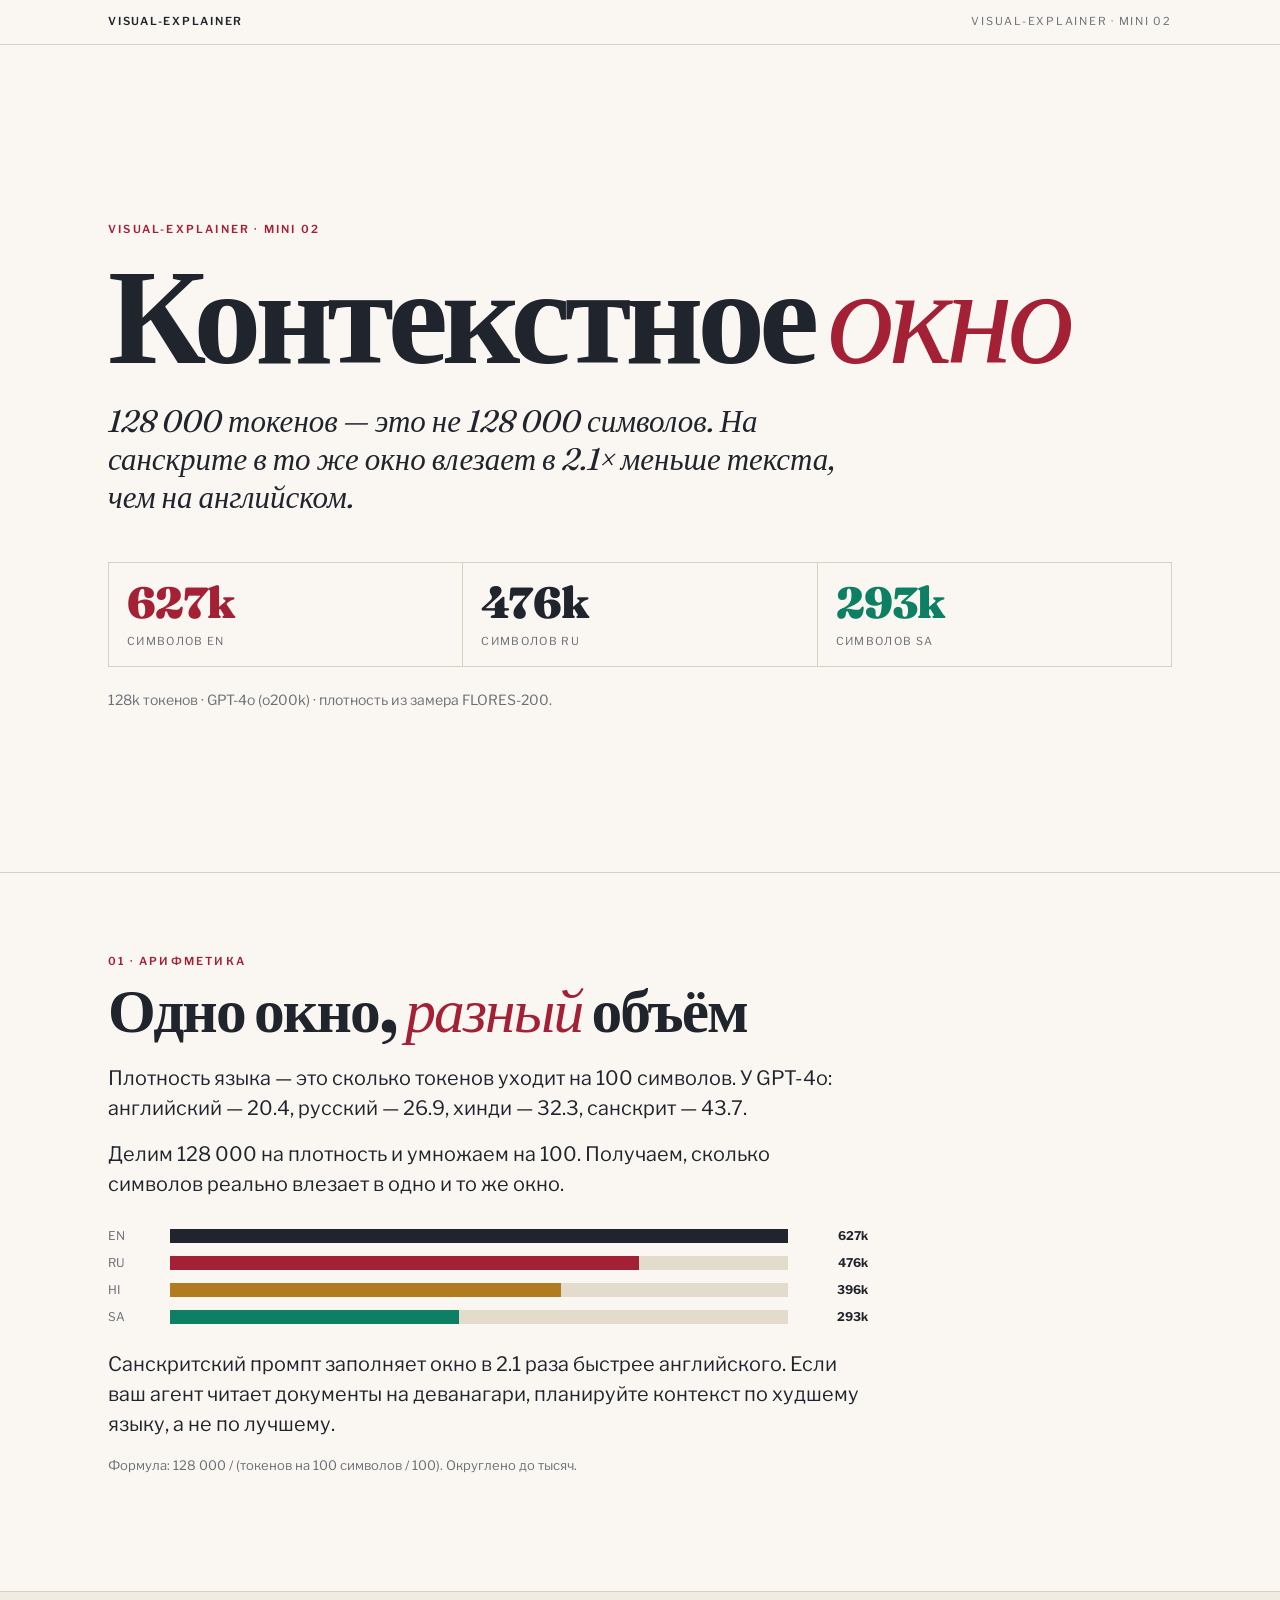
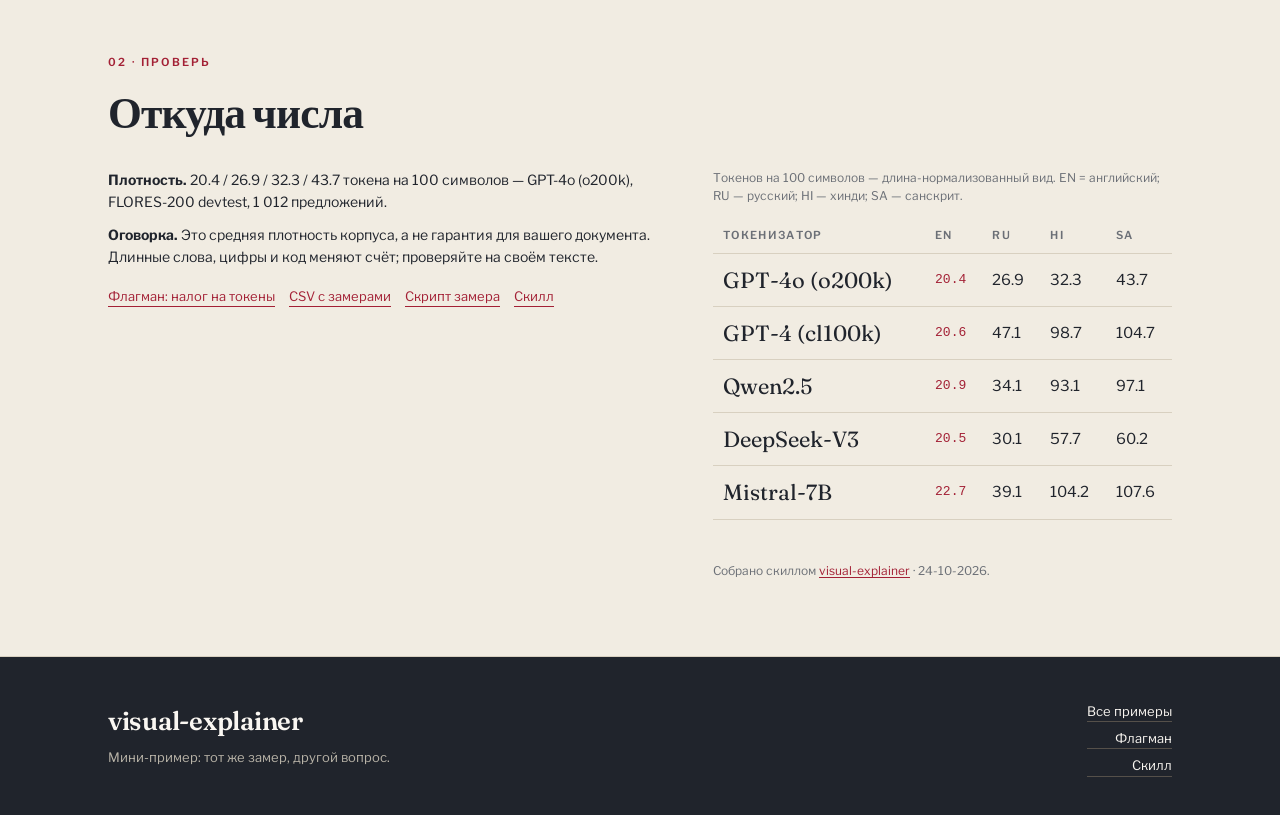
<file: examples/context-window/index.html>
<!doctype html>
<html lang="ru">
<head>
<meta charset="utf-8">
<meta name="viewport" content="width=device-width, initial-scale=1">
<title>Контекстное окно — сколько текста влезает в 128k токенов</title>
<meta name="description" content="128 000 токенов — это не 128 000 символов. На санскрите в то же окно влезает в 2.1× меньше текста, чем на английском.">
<meta name="color-scheme" content="light">
<link rel="icon" href="data:image/svg+xml,%3Csvg xmlns='http://www.w3.org/2000/svg' viewBox='0 0 32 32'%3E%3Crect width='32' height='32' fill='%23A32035'/%3E%3Ctext x='16' y='23' font-family='Georgia' font-size='22' fill='%23FAF7F2' text-anchor='middle'%3EV%3C/text%3E%3C/svg%3E">
<link rel="preconnect" href="https://fonts.googleapis.com">
<link rel="preconnect" href="https://fonts.gstatic.com" crossorigin>
<link href="https://fonts.googleapis.com/css2?family=Fraunces:ital,opsz,wght@0,9..144,400;0,9..144,600;0,9..144,900;1,9..144,400&family=Libre+Franklin:wght@400;500;600&display=swap" rel="stylesheet">
<style>
/* visual-explainer — editorial design language (derived from epic-infographics/editorial) */
:root{
  --bg:#FAF7F2; --surface:#F1ECE2; --surface2:#E3DCCC;
  --ink:#20242C; --muted:#6B6F76; --accent:#A32035;
  --emerald:#0D7F63; --ochre:#B07C1F; --deemph:#C6BFB0;
  --rule:#D8D0C0; --rule-dark:#B9AF9C;
  --serif:"Fraunces",Georgia,"Times New Roman",serif;
  --sans:"Libre Franklin",-apple-system,BlinkMacSystemFont,"Segoe UI",sans-serif;
  --mono:ui-monospace,SFMono-Regular,Menlo,Consolas,monospace;
  --max:1120px;
}
*{box-sizing:border-box}
html{scroll-behavior:smooth}
body{margin:0;background:var(--bg);color:var(--ink);font-family:var(--sans);font-size:17px;line-height:1.55;-webkit-font-smoothing:antialiased;text-rendering:optimizeLegibility}
::selection{background:var(--accent);color:var(--bg)}
a{color:var(--accent);text-underline-offset:.18em;text-decoration-thickness:1px}
a:hover{color:var(--ink)}
img{max-width:100%;height:auto}
.wrap{max-width:var(--max);margin:0 auto;padding:0 28px}
.skip{position:absolute;left:-9999px;top:0;background:var(--ink);color:var(--bg);padding:10px 14px;z-index:100}
.skip:focus{left:12px;top:12px}
.sr-only{position:absolute;width:1px;height:1px;padding:0;margin:-1px;overflow:hidden;clip:rect(0,0,0,0);white-space:nowrap;border:0}

.topbar{border-bottom:1px solid var(--rule);font-size:11px;letter-spacing:.16em;text-transform:uppercase;color:var(--muted)}
.topbar .wrap{display:flex;justify-content:space-between;align-items:center;height:44px}
.brand{font-weight:600;color:var(--ink)}
.topnote{font-variant-numeric:tabular-nums}

.hero{min-height:92vh;display:flex;align-items:center;border-bottom:1px solid var(--rule);padding:56px 0 40px}
.hero .wrap{width:100%}
.kicker{font:600 11px/1.2 var(--sans);letter-spacing:.2em;text-transform:uppercase;color:var(--accent)}
h1{font-family:var(--serif);font-weight:900;font-size:clamp(58px,10.6vw,148px);line-height:.86;letter-spacing:-.045em;margin:20px 0 0;max-width:1050px;overflow-wrap:break-word}
h1 em{font-style:italic;font-weight:400;color:var(--accent)}
.standfirst{font-family:var(--serif);font-style:italic;font-weight:400;font-size:clamp(21px,2.5vw,31px);line-height:1.22;max-width:760px;margin:30px 0 0;color:var(--ink)}
.hero-note{max-width:640px;margin:22px 0 0;color:var(--muted);font-size:14px;line-height:1.5}
.stats{display:grid;grid-template-columns:repeat(3,1fr);gap:1px;background:var(--rule);border:1px solid var(--rule);margin:46px 0 0}
.stat{background:var(--bg);padding:18px 18px 16px}
.stat b{display:block;font-family:var(--serif);font-weight:900;font-size:clamp(26px,3.4vw,44px);line-height:1;letter-spacing:-.02em;font-variant-numeric:tabular-nums;white-space:nowrap}
.stat span{display:block;margin-top:8px;font-size:11px;letter-spacing:.12em;text-transform:uppercase;color:var(--muted)}
.stat:nth-child(1) b{color:var(--accent)}
.stat:nth-child(3) b{color:var(--emerald)}

.section{padding:82px 0;border-bottom:1px solid var(--rule)}
.section h2{font-family:var(--serif);font-weight:900;font-size:clamp(34px,4.8vw,62px);line-height:.98;letter-spacing:-.03em;margin:12px 0 24px;max-width:920px}
.section h2 em{font-style:italic;font-weight:400;color:var(--accent)}
.intro{max-width:760px;font-size:clamp(18px,1.55vw,21px);line-height:1.5;margin:0 0 34px}
.intro p{margin:0 0 16px}
.intro p:last-child{margin-bottom:0}
.note{max-width:760px;color:var(--muted);font-size:13px;line-height:1.5;margin:18px 0 0}
.note a{color:var(--muted)}

/* token demo */
.demo{border-top:1px solid var(--ink);border-bottom:1px solid var(--rule);padding:22px 0 26px;margin:0 0 12px}
.demo-controls{display:flex;flex-wrap:wrap;gap:22px;align-items:flex-end;justify-content:space-between;margin:0 0 20px}
.seg{display:inline-flex;border:1px solid var(--rule-dark);background:var(--bg)}
.seg button{appearance:none;border:0;background:transparent;font:500 12px/1 var(--sans);letter-spacing:.08em;text-transform:uppercase;color:var(--muted);padding:9px 12px;cursor:pointer;border-right:1px solid var(--rule)}
.seg button:last-child{border-right:0}
.seg button[aria-pressed="true"]{background:var(--ink);color:var(--bg)}
.seg button:focus-visible{outline:2px solid var(--accent);outline-offset:2px}
.demo-meta{font:500 12px/1.4 var(--sans);color:var(--muted);letter-spacing:.04em}
.demo-meta b{color:var(--ink);font-variant-numeric:tabular-nums}
.demo-play{appearance:none;border:1px solid var(--ink);background:transparent;color:var(--ink);font:600 11px/1 var(--sans);letter-spacing:.08em;text-transform:uppercase;padding:10px 12px;cursor:pointer;margin-left:auto}
.demo-play[aria-pressed="true"]{background:var(--ink);color:var(--bg)}
.demo-play:focus-visible{outline:2px solid var(--accent);outline-offset:2px}
.chips{display:flex;flex-wrap:wrap;gap:4px;align-items:flex-start;min-height:42px}
.chip{display:inline-flex;align-items:center;min-height:32px;padding:3px 7px;border:1px solid var(--rule);background:var(--surface);font:500 15px/1.25 var(--sans);white-space:pre;color:var(--ink)}
.chip.space{color:var(--muted)}
.chip.byte{background:repeating-linear-gradient(135deg,var(--surface2) 0,var(--surface2) 4px,var(--surface) 4px,var(--surface) 8px);color:#5a554b;font:500 11px/1.2 var(--mono);letter-spacing:0;padding:5px 6px}
.chip.byte::before{content:"�";margin-right:4px;font-size:12px}
.deva{font-family:"Kohinoor Devanagari","Noto Serif Devanagari","Noto Sans Devanagari",var(--serif);font-weight:400}
.chip.deva{font-family:"Kohinoor Devanagari","Noto Serif Devanagari","Noto Sans Devanagari",var(--sans);font-weight:500}
code{font:500 .86em/1.2 var(--mono);background:var(--surface);padding:1px 4px;border:1px solid var(--rule)}
.legend{display:flex;flex-wrap:wrap;gap:18px;margin:16px 0 0;color:var(--muted);font-size:12px}
.legend span{display:inline-flex;align-items:center;gap:7px}
.legend i{display:inline-block;width:18px;height:12px;border:1px solid var(--rule);background:var(--surface)}
.legend i.byte{background:repeating-linear-gradient(135deg,var(--surface2) 0,var(--surface2) 4px,var(--surface) 4px,var(--surface) 8px)}

/* bars */
.chart-wrap{margin:0 -8px;overflow-x:auto;padding:6px 8px 2px}
.chart-wrap svg{display:block;width:100%;min-width:720px;height:auto}
.mobile-chart{display:none}
.chart-legend{display:flex;flex-wrap:wrap;gap:20px;margin:0 0 10px;font-size:12px;letter-spacing:.06em;text-transform:uppercase;color:var(--muted)}
.chart-legend span{display:inline-flex;align-items:center;gap:7px}
.chart-legend i{width:22px;height:6px;display:inline-block}
.findings{margin:34px 0 0;border-top:1px solid var(--ink)}
.finding{display:grid;grid-template-columns:104px 1fr;gap:18px;padding:22px 0;border-bottom:1px solid var(--rule);align-items:start}
.finding b{font-family:var(--serif);font-weight:900;font-size:34px;line-height:.9;color:var(--accent);font-variant-numeric:tabular-nums;white-space:nowrap}
.finding h3{font-family:var(--serif);font-weight:600;font-size:22px;line-height:1.15;margin:0 0 6px;letter-spacing:-.01em}
.finding p{margin:0;color:var(--muted);font-size:15px;max-width:680px}

/* bytes */
.bytes-table{width:100%;border-collapse:collapse;margin:0 0 28px;font-size:15px}
.bytes-table th,.bytes-table td{text-align:left;padding:9px 10px;border-bottom:1px solid var(--rule)}
.bytes-table th{font-size:11px;letter-spacing:.12em;text-transform:uppercase;color:var(--muted);font-weight:600}
.bytes-table td:first-child{font-size:22px;font-family:var(--serif)}
.bytes-table td.deva{font-family:"Kohinoor Devanagari","Noto Serif Devanagari","Noto Sans Devanagari",var(--serif);font-weight:400}
.bytes-table td:nth-child(2){font-family:var(--mono);font-size:13px;color:var(--accent)}
.script-table{min-width:660px}
.script-table td:first-child{font-size:13px;font-family:var(--sans)}
.script-table td:nth-child(2){font-family:var(--sans);font-size:13px;color:inherit}
.script-table .num{text-align:right}
.script-table th span{display:block;margin-top:2px;font-size:9px;letter-spacing:.04em;text-transform:none;font-weight:400;color:var(--muted)}
.script-table td.cheap{color:var(--emerald);font-weight:600}
.script-table td.dear{color:var(--accent);font-weight:600}
.script-table td.same{color:var(--muted)}
.word-block{border-top:1px solid var(--ink);padding:18px 0 0;margin:0 0 6px}
.word-block h3{font-family:var(--serif);font-size:24px;margin:0 0 4px;font-weight:600}
.word-block h3.deva{font-family:"Kohinoor Devanagari","Noto Serif Devanagari","Noto Sans Devanagari",var(--serif);font-weight:400;font-size:clamp(28px,3.2vw,42px);line-height:1.5;letter-spacing:0}
.word-block .word-sub{color:var(--muted);font-size:13px;margin:0 0 14px}
.word-row{display:grid;grid-template-columns:122px 1fr;gap:14px;align-items:start;padding:12px 0;border-bottom:1px solid var(--rule)}
.word-row .tag{font-size:11px;letter-spacing:.12em;text-transform:uppercase;color:var(--muted);padding-top:7px}
.word-row .tag b{display:block;color:var(--ink);font-size:13px;letter-spacing:0;text-transform:none;margin-top:3px}

/* context-window mini: how much text fits in a fixed token budget */
.fit{margin:28px 0 24px}
.fit-row{display:grid;grid-template-columns:52px 1fr 70px;gap:10px;align-items:center;margin:0 0 9px;font-size:12px;color:var(--muted)}
.fit-track{height:14px;background:var(--surface2)}
.fit-fill{height:14px;background:var(--ink)}
.fit-fill.ru{background:var(--accent)}
.fit-fill.hi{background:var(--ochre)}
.fit-fill.sa{background:var(--emerald)}
.fit-row b{text-align:right;color:var(--ink);font-variant-numeric:tabular-nums}

/* calculator */
.calc{display:grid;grid-template-columns:minmax(0,1fr) minmax(0,1.15fr);gap:0;border:1px solid var(--ink);margin:0 0 4px}
.calc-form{padding:24px 24px 26px;border-right:1px solid var(--ink)}
.calc-form label{display:block;font-size:11px;letter-spacing:.12em;text-transform:uppercase;color:var(--muted);margin:0 0 6px}
.calc-form .field{margin:0 0 18px}
.calc-form input,.calc-form select{width:100%;appearance:none;border:0;border-bottom:1px solid var(--rule-dark);background:transparent;color:var(--ink);font:500 20px/1.2 var(--sans);padding:7px 0;border-radius:0}
.calc-form input[type=number]::-webkit-outer-spin-button,
.calc-form input[type=number]::-webkit-inner-spin-button{-webkit-appearance:none;margin:0}
.calc-form input[type=number]{-moz-appearance:textfield;appearance:textfield}
.calc-form select{font-size:16px;cursor:pointer}
.calc-form input:focus,.calc-form select:focus{outline:none;border-bottom-color:var(--accent)}
.calc-form .hint{font-size:12px;color:var(--muted);margin:6px 0 0}
.calc-out{padding:24px 24px 26px;display:flex;flex-direction:column;gap:0}
.calc-line{display:flex;justify-content:space-between;align-items:baseline;gap:16px;padding:12px 0;border-bottom:1px solid var(--rule)}
.calc-line:first-child{padding-top:0}
.calc-line .k{font-size:12px;letter-spacing:.1em;text-transform:uppercase;color:var(--muted)}
.calc-line .v{font-family:var(--serif);font-weight:900;font-size:clamp(26px,3.2vw,42px);line-height:1;letter-spacing:-.02em;font-variant-numeric:tabular-nums;text-align:right}
.calc-line .v small{display:block;font:500 11px/1.3 var(--sans);letter-spacing:.08em;text-transform:uppercase;color:var(--muted);margin-top:6px}
.calc-line.accent .v{color:var(--accent)}
.calc-line.green .v{color:var(--emerald)}
.calc-bar{margin:18px 0 0}
.calc-bar .row{display:grid;grid-template-columns:56px 1fr 82px;gap:10px;align-items:center;margin:0 0 8px;font-size:12px;color:var(--muted)}
.calc-bar .track{height:10px;background:var(--surface2)}
.calc-bar .fill{height:10px;background:var(--deemph)}
.calc-bar .fill.lang{background:var(--accent)}
.calc-bar .num{text-align:right;font-variant-numeric:tabular-nums;color:var(--ink)}

/* tactics */
.plain-lede{max-width:840px;font-size:clamp(20px,1.9vw,25px);line-height:1.38;margin:0 0 28px}
.plain-grid{display:grid;grid-template-columns:repeat(3,1fr);gap:1px;background:var(--rule);border:1px solid var(--rule);margin:0 0 26px}
.plain-card{background:var(--bg);padding:22px 20px}
.plain-card h3{font-family:var(--serif);font-weight:600;font-size:22px;line-height:1.1;margin:0 0 8px;letter-spacing:-.01em}
.plain-card p{margin:0;font-size:14px;line-height:1.5;color:var(--muted)}
.plain-card code{font:500 12px var(--mono);background:var(--surface);padding:1px 4px;border:1px solid var(--rule)}
.plain-measure{max-width:820px;font-size:15px;line-height:1.55;color:var(--ink);margin:24px 0 0}
.plain-measure strong{color:var(--accent)}
.gloss{margin-top:28px}
.gloss dl{display:grid;grid-template-columns:160px 1fr;gap:10px 18px;margin:16px 0 0}
.gloss dt{font-weight:600;font-size:14px;line-height:1.4}
.gloss dd{margin:0;font-size:14px;line-height:1.5;color:var(--muted)}
.case-mobile{display:none}
.case-wrap{overflow-x:auto;margin:24px 0 10px;border-top:1px solid var(--ink);border-bottom:1px solid var(--rule)}
.case-table{width:100%;min-width:640px;border-collapse:collapse;font-size:14px}
.case-table th,.case-table td{padding:11px 8px;border-bottom:1px solid var(--rule);text-align:right;font-variant-numeric:tabular-nums}
.case-table th:first-child,.case-table td:first-child{text-align:left}
.case-table thead th{font-size:11px;letter-spacing:.08em;text-transform:uppercase;color:var(--muted);border-bottom:1px solid var(--ink)}
.case-table tbody th{font-weight:500;color:var(--ink)}
.case-table .accent{color:var(--accent);font-weight:600}
.case-btn{appearance:none;border:0;border-bottom:1px solid var(--accent);background:transparent;color:var(--ink);font:600 12px/1.3 var(--sans);letter-spacing:.06em;text-transform:uppercase;padding:6px 0;cursor:pointer}
.case-btn:hover{color:var(--accent)}
.tactics{display:grid;grid-template-columns:1fr 1fr;gap:0 40px;border-top:1px solid var(--ink)}
.tactic{padding:22px 0 20px;border-bottom:1px solid var(--rule)}
.tactic .n{font:600 11px/1 var(--sans);letter-spacing:.14em;color:var(--accent);text-transform:uppercase}
.tactic h3{font-family:var(--serif);font-weight:600;font-size:23px;line-height:1.12;margin:8px 0 8px;letter-spacing:-.01em}
.tactic p{margin:0;color:var(--muted);font-size:15px;line-height:1.5}
.tactic .basis{display:block;margin-top:9px;font-size:12px;color:var(--ink);border-left:2px solid var(--deemph);padding-left:9px}
.tactic.wide{grid-column:1/-1;border-top:1px solid var(--ink)}
.tactic.wide h3{font-size:26px}
.tactic.wide p{max-width:820px}

/* trust */
.trust{background:var(--surface);border-bottom:1px solid var(--rule);padding:64px 0}
.trust h2{font-family:var(--serif);font-weight:900;font-size:clamp(30px,3.4vw,44px);margin:10px 0 22px;letter-spacing:-.02em}
.trust-grid{display:grid;grid-template-columns:1.1fr .9fr;gap:44px}
.trust p{font-size:14px;line-height:1.55;margin:0 0 12px}
.trust .small{font-size:12px;color:var(--muted)}
.trust ul{margin:0;padding:0 0 0 18px}
.trust li{font-size:13px;line-height:1.5;margin:0 0 8px;color:var(--muted)}
.trust code{font:500 12px var(--mono);background:var(--bg);padding:2px 5px;border:1px solid var(--rule)}
.trust .links{display:flex;flex-wrap:wrap;gap:14px;margin:18px 0 0;font-size:13px}
.trust .links a{border-bottom:1px solid var(--accent);text-decoration:none}

/* data table */
.data-table{margin:24px 0 0;border-top:1px solid var(--ink)}
.data-table summary{cursor:pointer;font-size:12px;letter-spacing:.12em;text-transform:uppercase;color:var(--muted);padding:14px 0;list-style:none}
.data-table summary::-webkit-details-marker{display:none}
.data-table summary::before{content:"+ ";color:var(--accent)}
.data-table[open] summary::before{content:"− "}
.table-wrap{overflow-x:auto}
.data-table table{width:100%;border-collapse:collapse;font-size:13px;min-width:560px}
.data-table th,.data-table td{text-align:left;padding:8px 10px;border-bottom:1px solid var(--rule);font-variant-numeric:tabular-nums}
.data-table th{font-size:10px;letter-spacing:.12em;text-transform:uppercase;color:var(--muted);font-weight:600}
.data-table td.num,.data-table th.num{text-align:right}

/* footer */
.footer{background:var(--ink);color:var(--bg);padding:44px 0 38px}
.footer .wrap{display:flex;flex-wrap:wrap;justify-content:space-between;gap:24px;align-items:flex-start}
.footer .f-brand{font-family:var(--serif);font-size:26px;font-weight:600;letter-spacing:-.01em}
.footer p{margin:6px 0 0;color:#b9b4a8;font-size:13px;max-width:520px}
.footer a{color:var(--bg);text-decoration-color:var(--accent)}
.footer .f-links{display:flex;flex-direction:column;gap:6px;font-size:13px;text-align:right}
.footer .f-links a{text-decoration:none;border-bottom:1px solid #55504a}

@media (max-width:900px){
  .calc{grid-template-columns:1fr}
  .calc-form{border-right:0;border-bottom:1px solid var(--ink)}
  .trust-grid{grid-template-columns:1fr;gap:26px}
  .tactics{grid-template-columns:1fr}
  .finding{grid-template-columns:74px 1fr;gap:12px}
  .finding b{font-size:26px}
}
@media (max-width:680px){
  body{font-size:16px}
  .wrap{padding:0 20px}
  .hero{min-height:auto;padding:44px 0 34px}
  h1{font-size:clamp(44px,13vw,78px)}
  .standfirst{font-size:20px}
  .stats{grid-template-columns:1fr;margin-top:30px}
  .stat{display:block}
  .stat b{font-size:28px}
  .stat span{margin-top:6px;text-align:left}
  .section{padding:56px 0}
  .section h2{font-size:34px}
  .chart-wrap{display:none}
  .mobile-chart{display:block;border-top:1px solid var(--ink);margin:0 0 10px}
  .mgroup{padding:14px 0 10px;border-bottom:1px solid var(--rule)}
  .mname{font:600 12px/1.2 var(--sans);letter-spacing:.02em;margin:0 0 7px}
  .mrow{display:grid;grid-template-columns:26px 1fr 50px;gap:9px;align-items:center;margin:5px 0;font-size:11px;color:var(--muted)}
  .mtrack{height:8px;background:var(--surface2)}
  .mfill{height:8px}
  .mrow b{text-align:right;color:var(--ink);font-weight:600;font-variant-numeric:tabular-nums}
  .demo-controls{gap:14px}
  .seg{flex-wrap:wrap}
  .seg button{padding:8px 9px;font-size:11px}
  .word-row{grid-template-columns:1fr;gap:6px}
  .word-row .tag{padding-top:0}
  .script-table{min-width:0}
  .script-table th:nth-child(4),.script-table td:nth-child(4),
  .script-table th:nth-child(6),.script-table td:nth-child(6){display:none}
  .script-table td:first-child{font-size:12px}
  .script-table th,.script-table td{padding:7px 6px}
  .finding{grid-template-columns:1fr;gap:6px}
  .finding b{font-size:30px}
  .footer .f-links{text-align:left}
}
@media print{
  @page{margin:16mm}
  body{background:#fff;color:#000;font-size:11pt}
  .topbar,.skip,.seg,.demo-meta,.calc-form,.chart-legend,.scroll{display:none!important}
  .hero{min-height:auto;padding:0 0 14mm;border-bottom:1px solid #000}
  h1{font-size:56pt}
  .section{padding:8mm 0;break-inside:avoid}
  .section h2{font-size:26pt}
  .stats{border-color:#000}
  .stat{border-color:#000}
  .calc{border-color:#000;grid-template-columns:1fr}
  .calc-out{width:100%}
  .trust{background:#fff;border-top:1px solid #000}
  a{color:#000;text-decoration:none}
  .footer{background:#fff;color:#000;border-top:1px solid #000}
  .footer p,.footer a{color:#000}
}
@media (prefers-reduced-motion:reduce){
  html{scroll-behavior:auto}
  *{transition:none!important;animation:none!important}
}
@media (max-width:760px){
  .plain-grid{grid-template-columns:1fr}
  .plain-card{padding:18px}
  .gloss dl{grid-template-columns:1fr;gap:4px}
  .case-wrap{display:none}
  .case-mobile{display:block;border-top:1px solid var(--ink);margin:24px 0 10px}
  .case-mobile div{padding:12px 0;border-bottom:1px solid var(--rule)}
  .case-mobile b{display:block;font-size:13px;line-height:1.3;margin:0 0 4px}
  .case-mobile span{display:block;font-size:13px;line-height:1.45;color:var(--muted)}
  .case-mobile em{font-style:normal;color:var(--accent);font-weight:600}
}

</style>
</head>
<body>
<a class="skip" href="#main">К содержанию</a>
<header class="topbar"><div class="wrap"><span class="brand">visual-explainer</span><span class="topnote">visual-explainer · mini 02</span></div></header>
<main id="main">
<section class="hero"><div class="wrap"><div class="kicker">visual-explainer · mini 02</div><h1>Контекстное <em>окно</em></h1><p class="standfirst">128 000 токенов — это не 128 000 символов. На санскрите в то же окно влезает в 2.1× меньше текста, чем на английском.</p><div class="stats"><div class="stat"><b>627k</b><span>символов EN</span></div><div class="stat"><b>476k</b><span>символов RU</span></div><div class="stat"><b>293k</b><span>символов SA</span></div></div><p class="hero-note">128k токенов · GPT-4o (o200k) · плотность из замера FLORES-200.</p></div></section>
<section class="section" id="math"><div class="wrap"><div class="kicker">01 · Арифметика</div><h2>Одно окно, <em>разный</em> объём</h2><div class="intro"><p>Плотность языка — это сколько токенов уходит на 100 символов. У GPT-4o: английский — 20.4, русский — 26.9, хинди — 32.3, санскрит — 43.7.</p><p>Делим 128 000 на плотность и умножаем на 100. Получаем, сколько символов реально влезает в одно и то же окно.</p><div class="fit"><div class="fit-row"><span>EN</span><div class="fit-track"><div class="fit-fill" style="width:100%"></div></div><b>627k</b></div><div class="fit-row"><span>RU</span><div class="fit-track"><div class="fit-fill ru" style="width:75.9%"></div></div><b>476k</b></div><div class="fit-row"><span>HI</span><div class="fit-track"><div class="fit-fill hi" style="width:63.2%"></div></div><b>396k</b></div><div class="fit-row"><span>SA</span><div class="fit-track"><div class="fit-fill sa" style="width:46.7%"></div></div><b>293k</b></div></div><p>Санскритский промпт заполняет окно в 2.1 раза быстрее английского. Если ваш агент читает документы на деванагари, планируйте контекст по худшему языку, а не по лучшему.</p><p class="note">Формула: 128 000 / (токенов на 100 символов / 100). Округлено до тысяч.</p></div></div></section>
<section class="trust" id="trust"><div class="wrap"><div class="kicker">02 · Проверь</div><h2>Откуда числа</h2><div class="trust-grid"><div><p><b>Плотность.</b> 20.4 / 26.9 / 32.3 / 43.7 токена на 100 символов — GPT-4o (o200k), FLORES-200 devtest, 1 012 предложений.</p><p><b>Оговорка.</b> Это средняя плотность корпуса, а не гарантия для вашего документа. Длинные слова, цифры и код меняют счёт; проверяйте на своём тексте.</p><div class="links"><a href="../token-tax/index.html">Флагман: налог на токены</a><a href="../token-tax/data/flores_results.csv">CSV с замерами</a><a href="../../tools/measure_tokens.py">Скрипт замера</a><a href="../../SKILL.md">Скилл</a></div></div><div><p class="small">Токенов на 100 символов — длина-нормализованный вид. EN = английский; RU — русский; HI — хинди; SA — санскрит.</p><div class="table-wrap"><table class="bytes-table"><thead><tr><th>Токенизатор</th><th class="num">EN</th><th class="num">RU</th><th class="num">HI</th><th class="num">SA</th></tr></thead><tbody><tr><td>GPT-4o (o200k)</td><td class="num">20.4</td><td class="num">26.9</td><td class="num">32.3</td><td class="num">43.7</td></tr><tr><td>GPT-4 (cl100k)</td><td class="num">20.6</td><td class="num">47.1</td><td class="num">98.7</td><td class="num">104.7</td></tr><tr><td>Qwen2.5</td><td class="num">20.9</td><td class="num">34.1</td><td class="num">93.1</td><td class="num">97.1</td></tr><tr><td>DeepSeek-V3</td><td class="num">20.5</td><td class="num">30.1</td><td class="num">57.7</td><td class="num">60.2</td></tr><tr><td>Mistral-7B</td><td class="num">22.7</td><td class="num">39.1</td><td class="num">104.2</td><td class="num">107.6</td></tr></tbody></table></div><p class="small" style="margin-top:14px">Собрано скиллом <a href="../../SKILL.md">visual-explainer</a> · 24-10-2026.</p></div></div></div></section>
</main>
<footer class="footer"><div class="wrap"><div><div class="f-brand">visual-explainer</div><p>Мини-пример: тот же замер, другой вопрос.</p></div><div class="f-links"><a href="../../">Все примеры</a><a href="../token-tax/index.html">Флагман</a><a href="../../SKILL.md">Скилл</a></div></div></footer>
<script>

(function () {
  function esc(s) {
    return String(s).replace(/[&<>"']/g, function (c) {
      return {'&':'&amp;','<':'&lt;','>':'&gt;','"':'&quot;',"'":'&#39;'}[c];
    });
  }

  function plural(n, one, few, many) {
    n = Math.abs(n);
    if (n % 10 === 1 && n % 100 !== 11) return one;
    if (n % 10 >= 2 && n % 10 <= 4 && (n % 100 < 12 || n % 100 > 14)) return few;
    return many;
  }

  var stripEl = document.getElementById('strip-data');
  if (stripEl) {
    var strips = JSON.parse(stripEl.textContent);
    var lang = document.querySelector('[data-strip-lang][aria-pressed="true"]').dataset.stripLang;
    var enc = document.querySelector('[data-strip-enc][aria-pressed="true"]').dataset.stripEnc;
    var chipsEl = document.getElementById('strip-chips');
    var metaEl = document.getElementById('strip-meta');

    function chip(t) {
      if (t.t === null) {
        return '<span class="chip byte" title="byte fragment: ' + esc(t.hex) + '">' + esc(t.hex) + '</span>';
      }
      var cls = t.t.indexOf('·') === 0 ? 'chip space' : 'chip';
      if (/[\u0900-\u097F]/.test(t.t)) cls += ' deva';
      return '<span class="' + cls + '">' + esc(t.t) + '</span>';
    }

    function render() {
      var row = strips.prompt[lang].encodings[enc];
      chipsEl.innerHTML = row.tokens.map(chip).join('');
      metaEl.innerHTML = '<b>' + row.count + '</b> ' +
        plural(row.count, 'токен', 'токена', 'токенов') + ' · ' +
        row.chars + ' ' + plural(row.chars, 'символ', 'символа', 'символов') +
        ' · ' + row.tokens_per_100_chars + ' на 100 символов';
      document.querySelectorAll('[data-strip-lang]').forEach(function (b) {
        b.setAttribute('aria-pressed', b.dataset.stripLang === lang ? 'true' : 'false');
      });
      document.querySelectorAll('[data-strip-enc]').forEach(function (b) {
        b.setAttribute('aria-pressed', b.dataset.stripEnc === enc ? 'true' : 'false');
      });
    }

    document.querySelectorAll('[data-strip-lang]').forEach(function (b) {
      b.addEventListener('click', function () {
        lang = b.dataset.stripLang;
        idx = order.indexOf(lang);   // keep the loop in step with a manual pick
        render();
      });
    });
    document.querySelectorAll('[data-strip-enc]').forEach(function (b) {
      b.addEventListener('click', function () { enc = b.dataset.stripEnc; render(); });
    });

    var play = document.getElementById('demo-play');
    var order = ['EN', 'RU', 'HI', 'SA'];
    var idx = order.indexOf(lang);
    var timer = null;
    var autoClick = false;
    function stopPlay() {
      if (timer) { clearInterval(timer); timer = null; }
      if (play) {
        play.setAttribute('aria-pressed', 'false');
        play.textContent = '▶ 10 секунд';
      }
    }
    function stepPlay() {
      idx = (idx + 1) % order.length;
      var b = document.querySelector('[data-strip-lang="' + order[idx] + '"]');
      if (b) {
        autoClick = true;
        b.click();
        autoClick = false;
      }
    }
    if (play) {
      play.addEventListener('click', function () {
        if (timer) { stopPlay(); return; }
        play.setAttribute('aria-pressed', 'true');
        play.textContent = '❚❚ пауза';
        timer = setInterval(stepPlay, 2400);
      });
    }
    document.querySelectorAll('[data-strip-lang]').forEach(function (b) {
      b.addEventListener('click', function () {
        if (timer && !autoClick) stopPlay();
      });
    });
  }

  var calcEl = document.getElementById('calc-data');
  if (calcEl) {
    var data = JSON.parse(calcEl.textContent);
    var chars = document.getElementById('calc-chars');
    var price = document.getElementById('calc-price');
    var unit = document.getElementById('calc-unit');
    var tok = document.getElementById('calc-tok');
    var langSel = document.getElementById('calc-lang');
    var nf = new Intl.NumberFormat('ru-RU');
    var cf = new Intl.NumberFormat('ru-RU', {style: 'currency', currency: 'USD', minimumFractionDigits: 2, maximumFractionDigits: 2});

    function num(el) { var v = parseFloat(el.value); return isFinite(v) && v > 0 ? v : 0; }

    function calc() {
      var t = data.tokenizers[tok.value];
      var l = langSel.value;
      var c = num(chars);
      var p = num(price);
      var isTokens = unit.value === 'tokens';
      var enTokens, langTokens;
      if (isTokens) {
        langTokens = c;
        enTokens = c / t[l].ratio;
      } else {
        enTokens = c * t.EN.tpc / 100;
        langTokens = c * t[l].tpc / 100;
      }
      var enCost = enTokens / 1e6 * p;
      var langCost = langTokens / 1e6 * p;
      var delta = enTokens ? langTokens / enTokens : 0;
      var req = 2000 * t[l].tpc / 100;
      var hasVolume = langTokens > 0;

      document.getElementById('calc-vol-label').textContent = isTokens ? 'Токенов всего' : 'Символов в месяц';
      document.getElementById('out-tokens-label').textContent = isTokens ? 'Токенов всего' : 'Токенов в месяц';
      document.getElementById('out-cost-label').textContent = isTokens ? 'Стоимость' : 'Стоимость в месяц';
      document.getElementById('calc-request-line').style.display = isTokens ? 'none' : '';
      document.getElementById('out-tokens').textContent = nf.format(Math.round(langTokens));
      document.getElementById('out-cost').innerHTML = hasVolume
        ? cf.format(langCost) + '<small>при $' + p.toFixed(2) + ' / 1M</small>'
        : '—';
      document.getElementById('out-delta').innerHTML = hasVolume
        ? '×' + delta.toFixed(2) + '<small>на тот же объём</small>'
        : '—';
      document.getElementById('out-tax').innerHTML = hasVolume
        ? cf.format(langCost - enCost) + '<small>разница</small>'
        : '—';
      document.getElementById('out-request').innerHTML = nf.format(Math.round(req)) +
        '<small>' + (req / data.context * 100).toFixed(1) + '% от 128k</small>';
      document.getElementById('bar-lang-label').textContent = l;
      var max = Math.max(enTokens, langTokens) || 1;
      document.getElementById('bar-en').style.width = (enTokens / max * 100) + '%';
      document.getElementById('bar-lang').style.width = (langTokens / max * 100) + '%';
      document.getElementById('bar-en-num').textContent = nf.format(Math.round(enTokens));
      document.getElementById('bar-lang-num').textContent = nf.format(Math.round(langTokens));
    }

    [chars, price].forEach(function (el) { el.addEventListener('input', calc); });
    [unit, tok, langSel].forEach(function (el) { el.addEventListener('change', calc); });
    calc();

    document.querySelectorAll('[data-case]').forEach(function (btn) {
      btn.addEventListener('click', function () {
        unit.value = 'tokens';
        chars.value = '4368000';
        tok.value = 'gpt-4o (o200k)';
        langSel.value = 'SA';
        chars.dispatchEvent(new Event('input', {bubbles: true}));
        unit.dispatchEvent(new Event('change', {bubbles: true}));
        tok.dispatchEvent(new Event('change', {bubbles: true}));
        langSel.dispatchEvent(new Event('change', {bubbles: true}));
        document.getElementById('bill').scrollIntoView({behavior: 'smooth'});
      });
    });
  }
})();

</script>
</body>
</html>
</file>
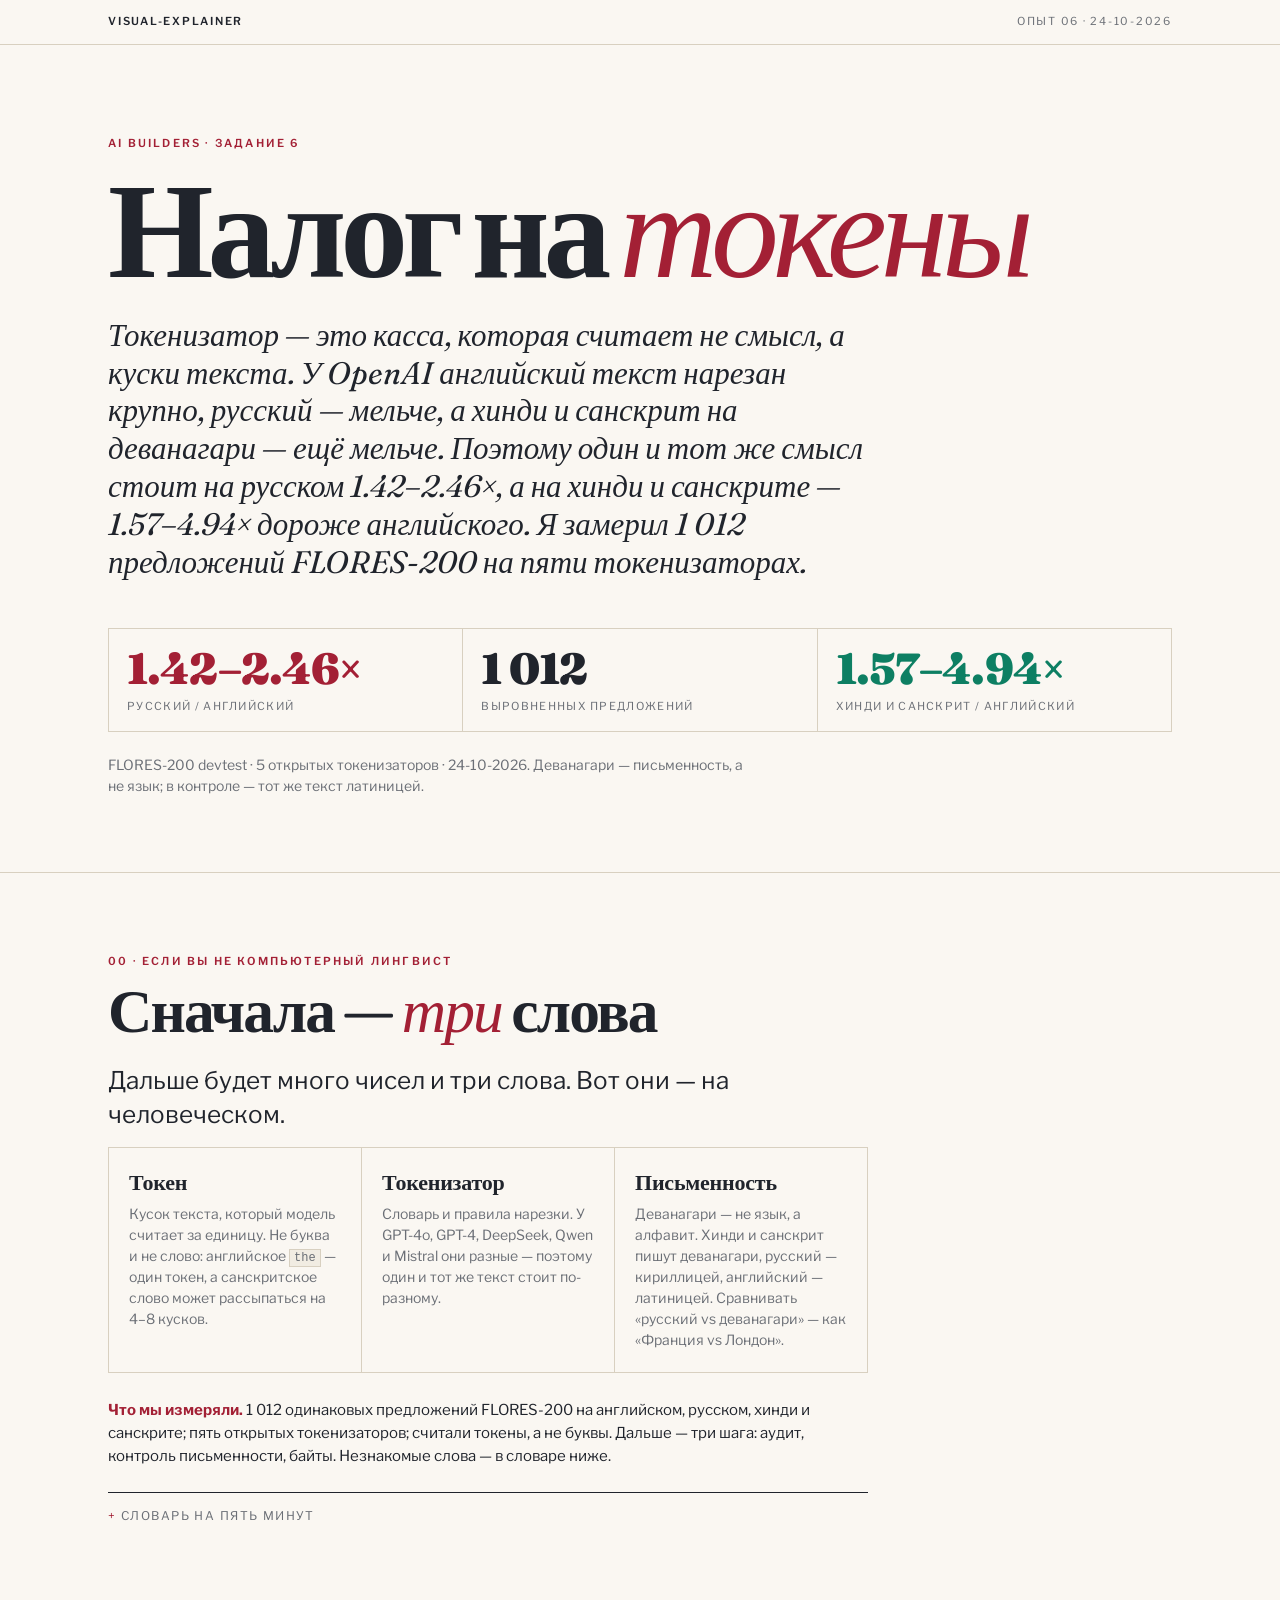
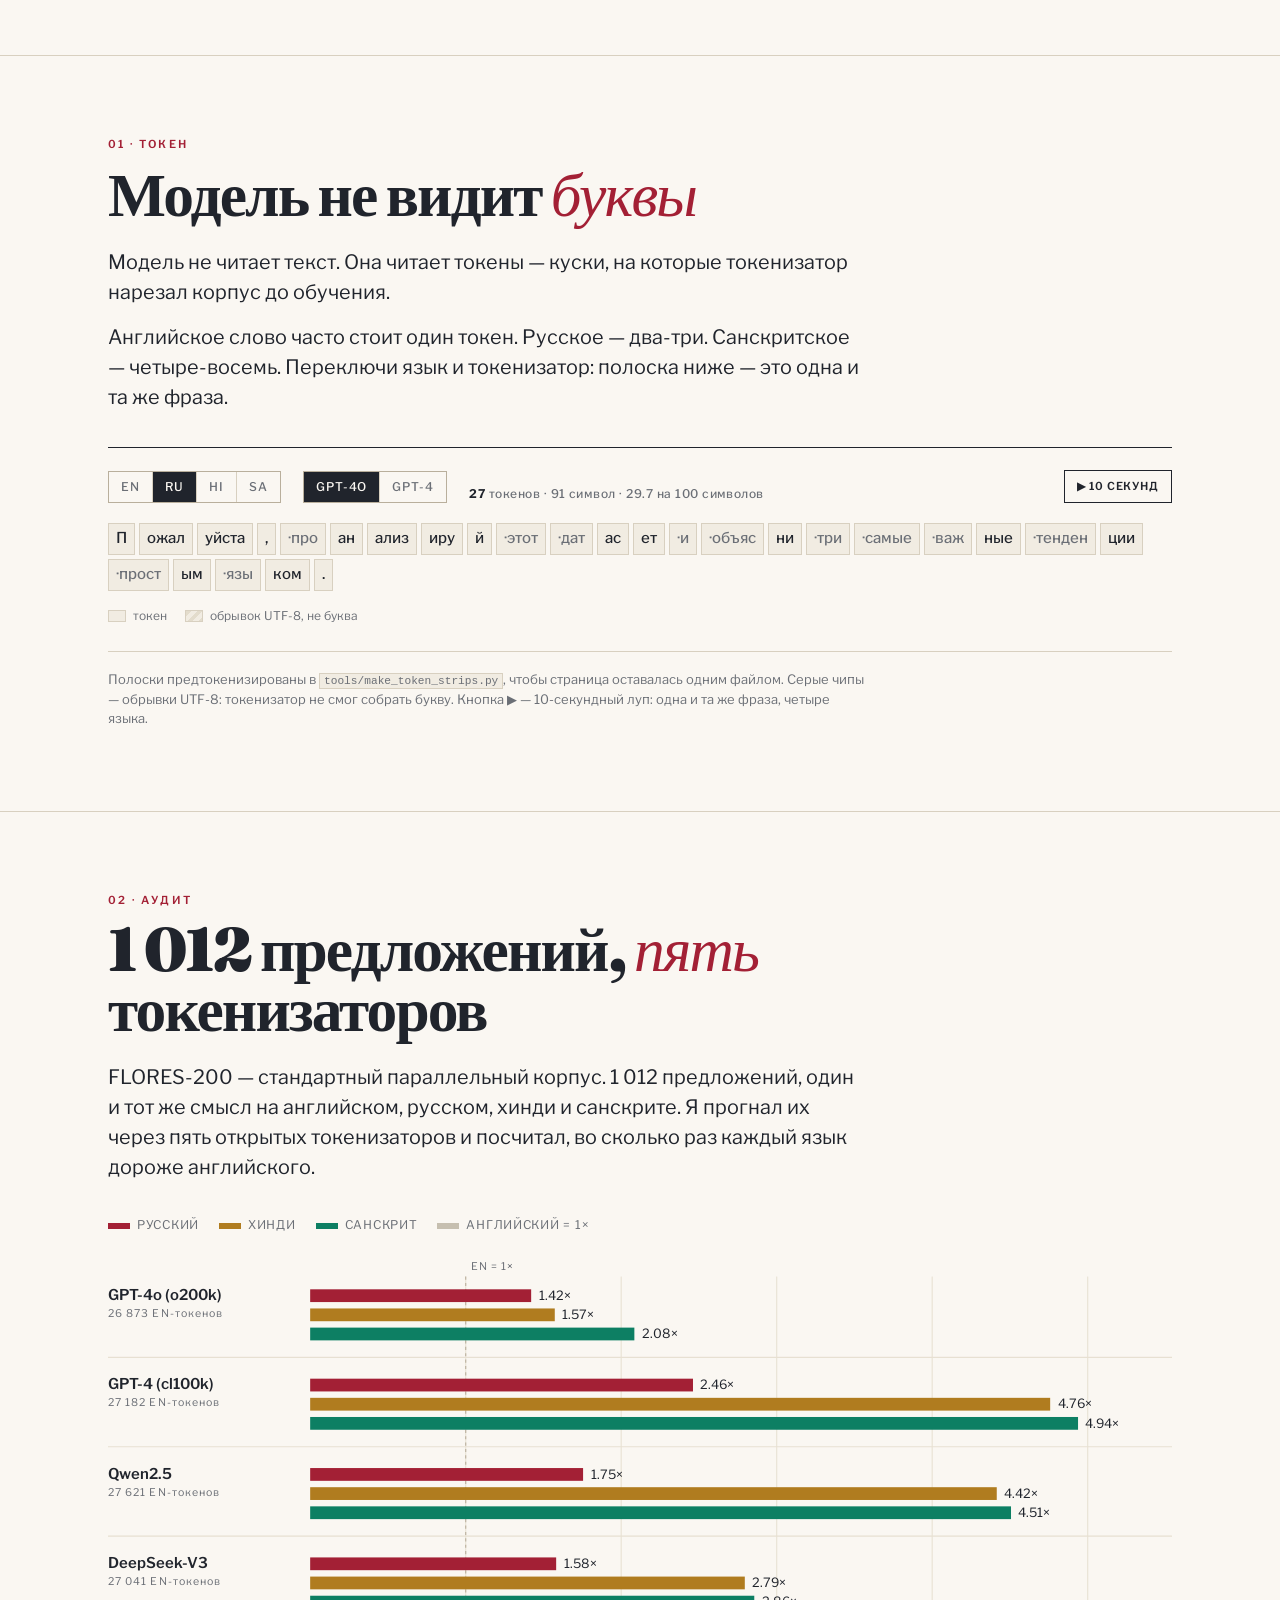
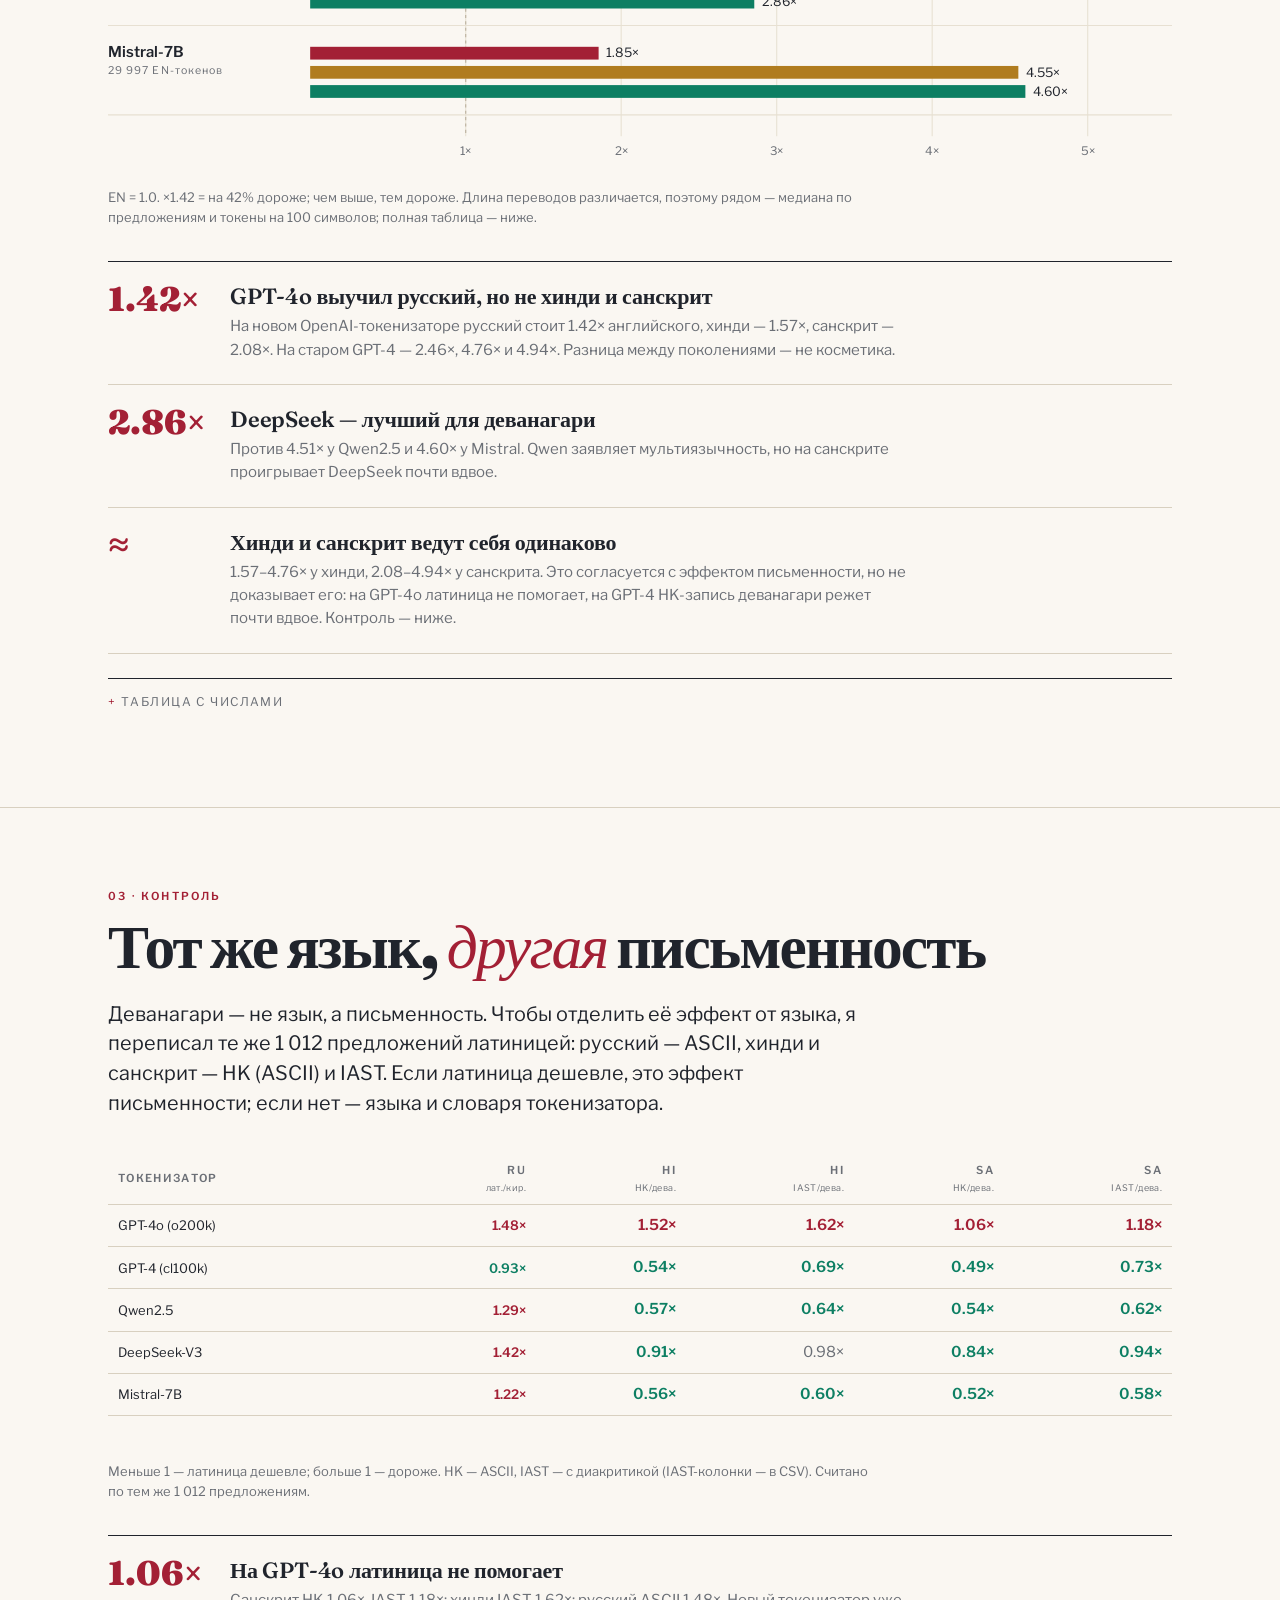
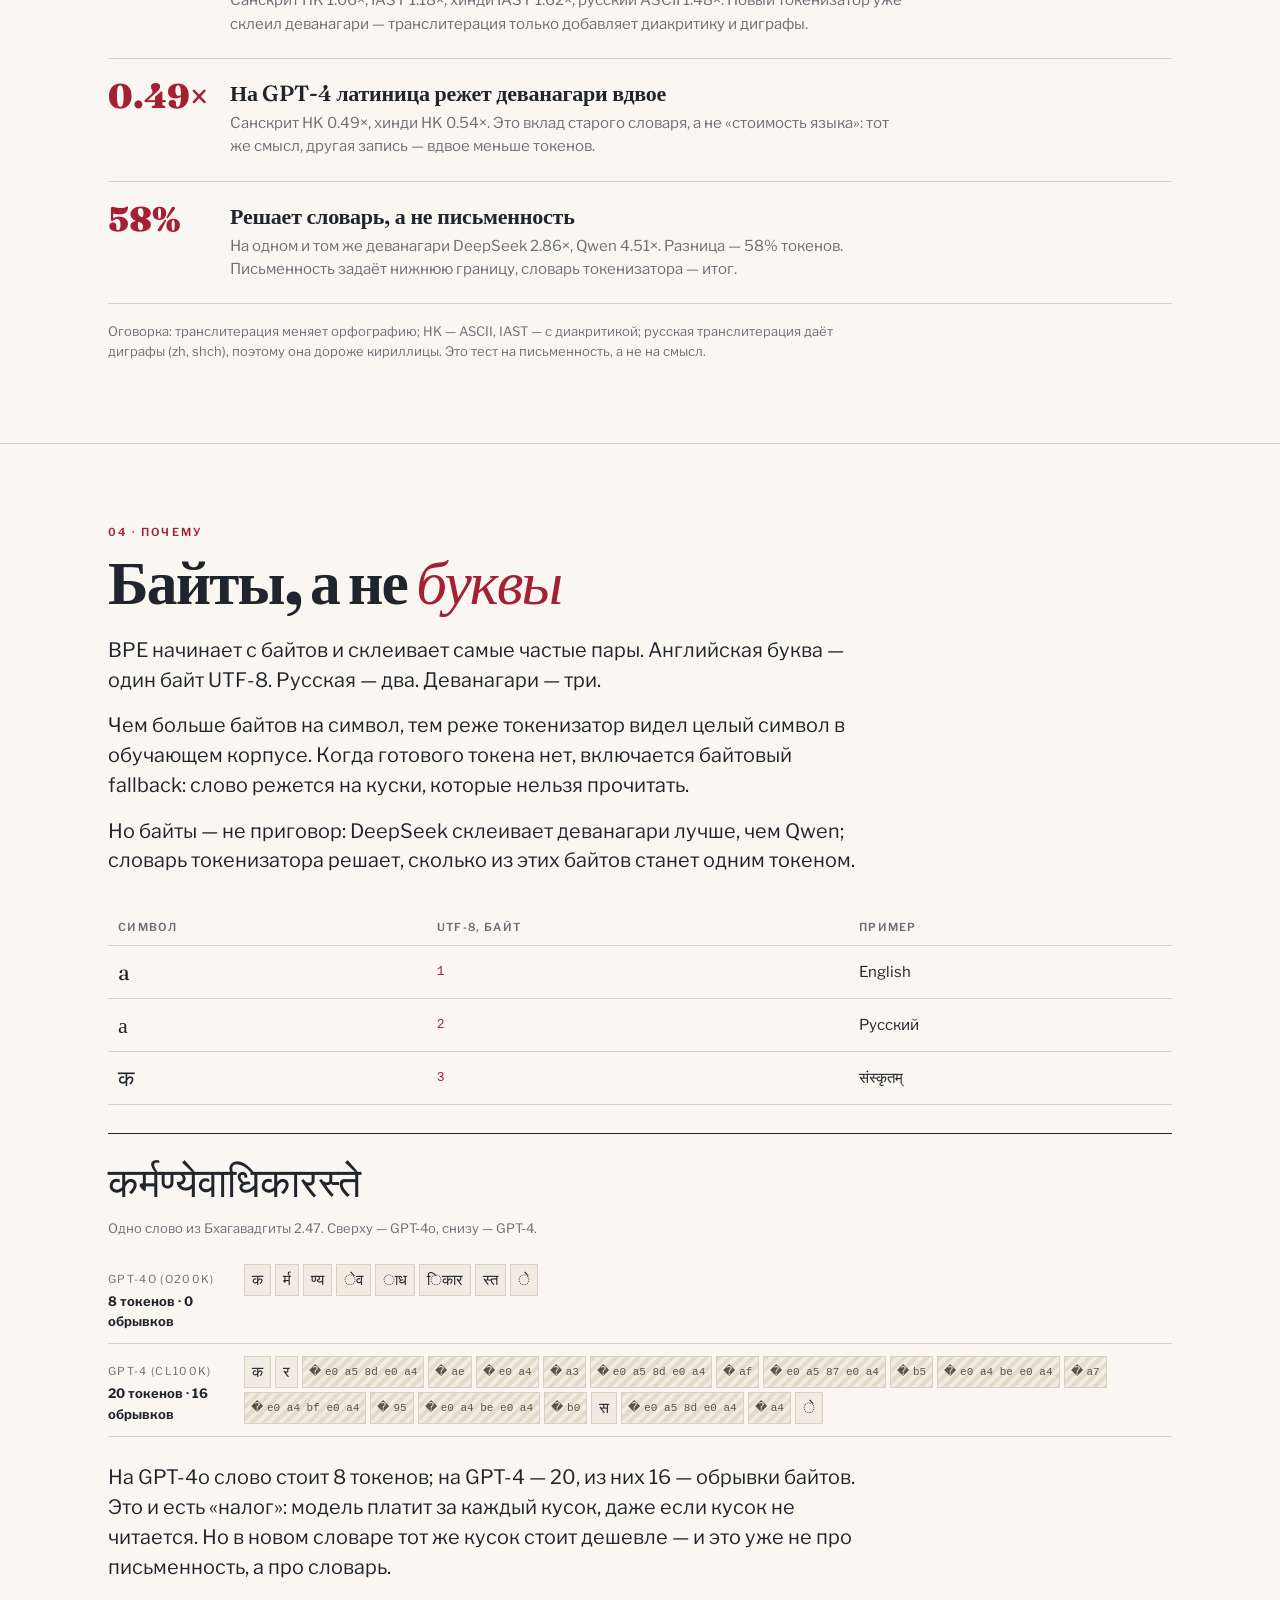
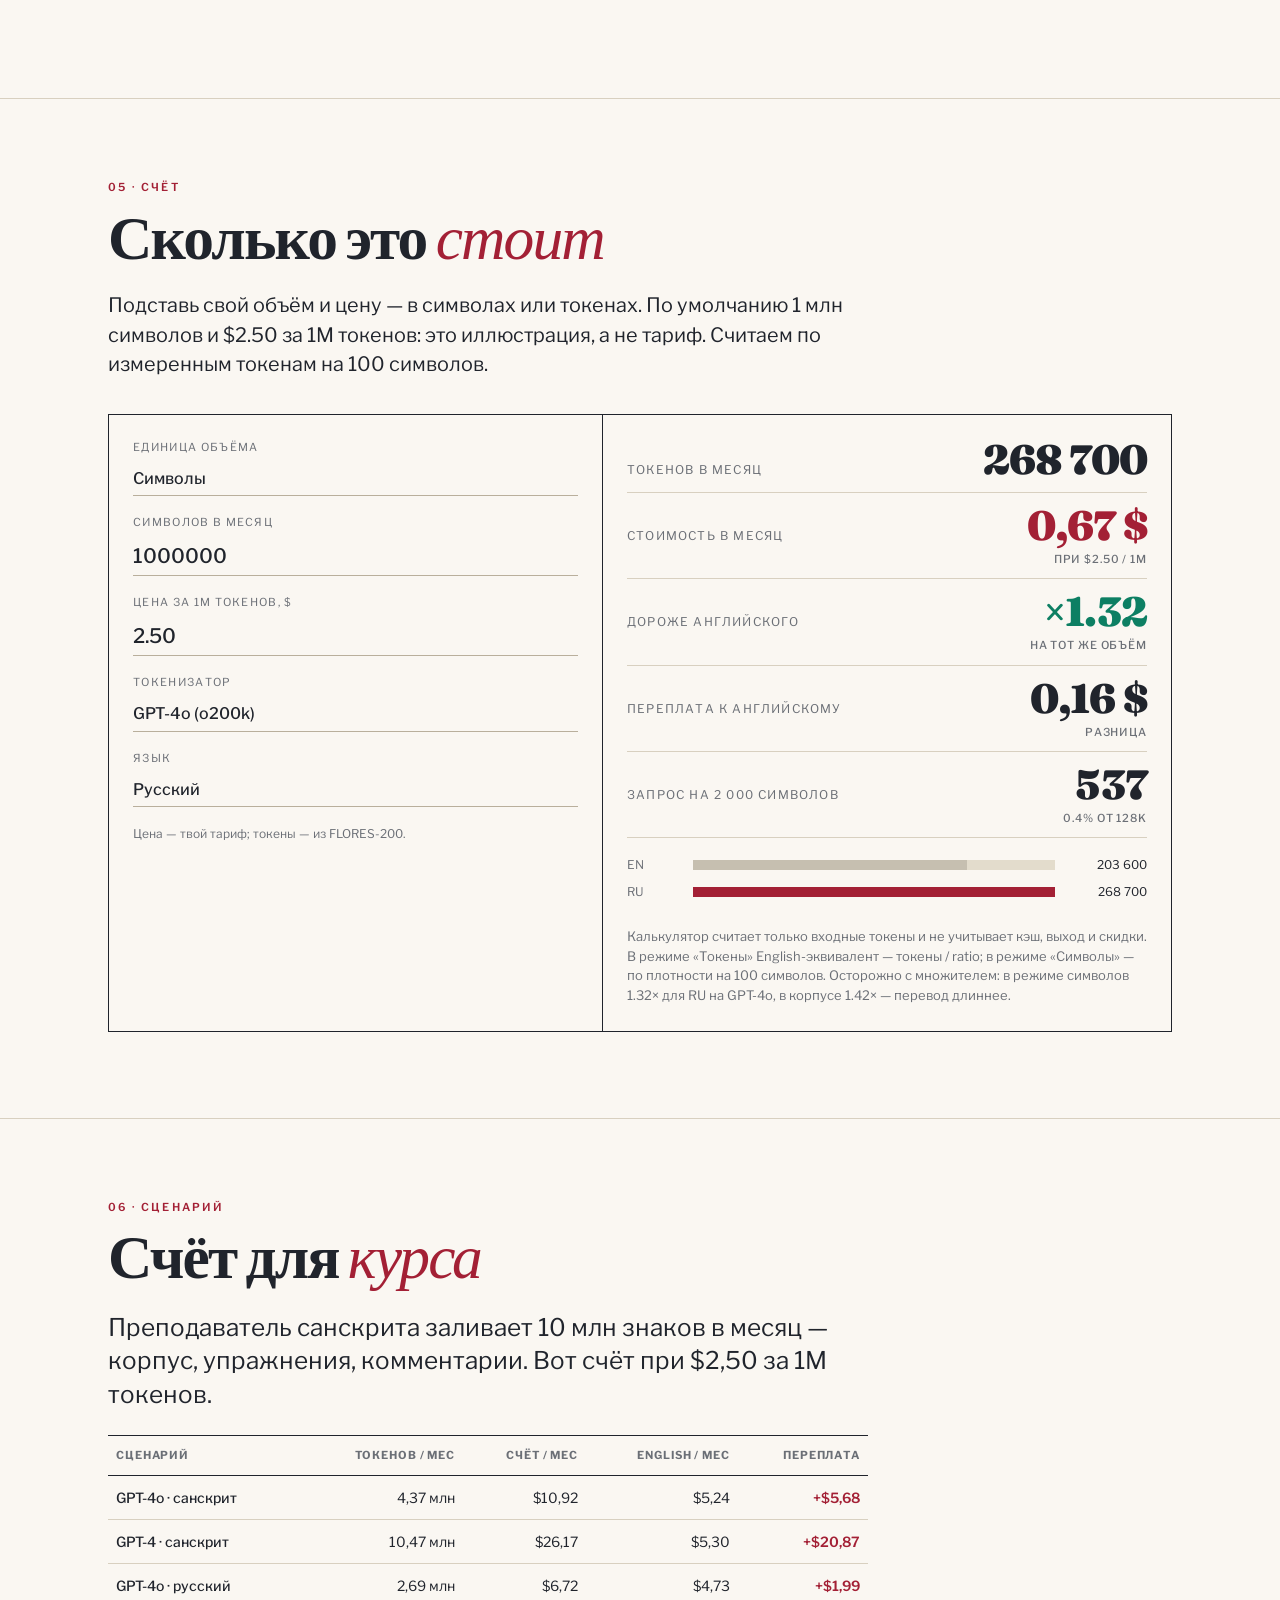
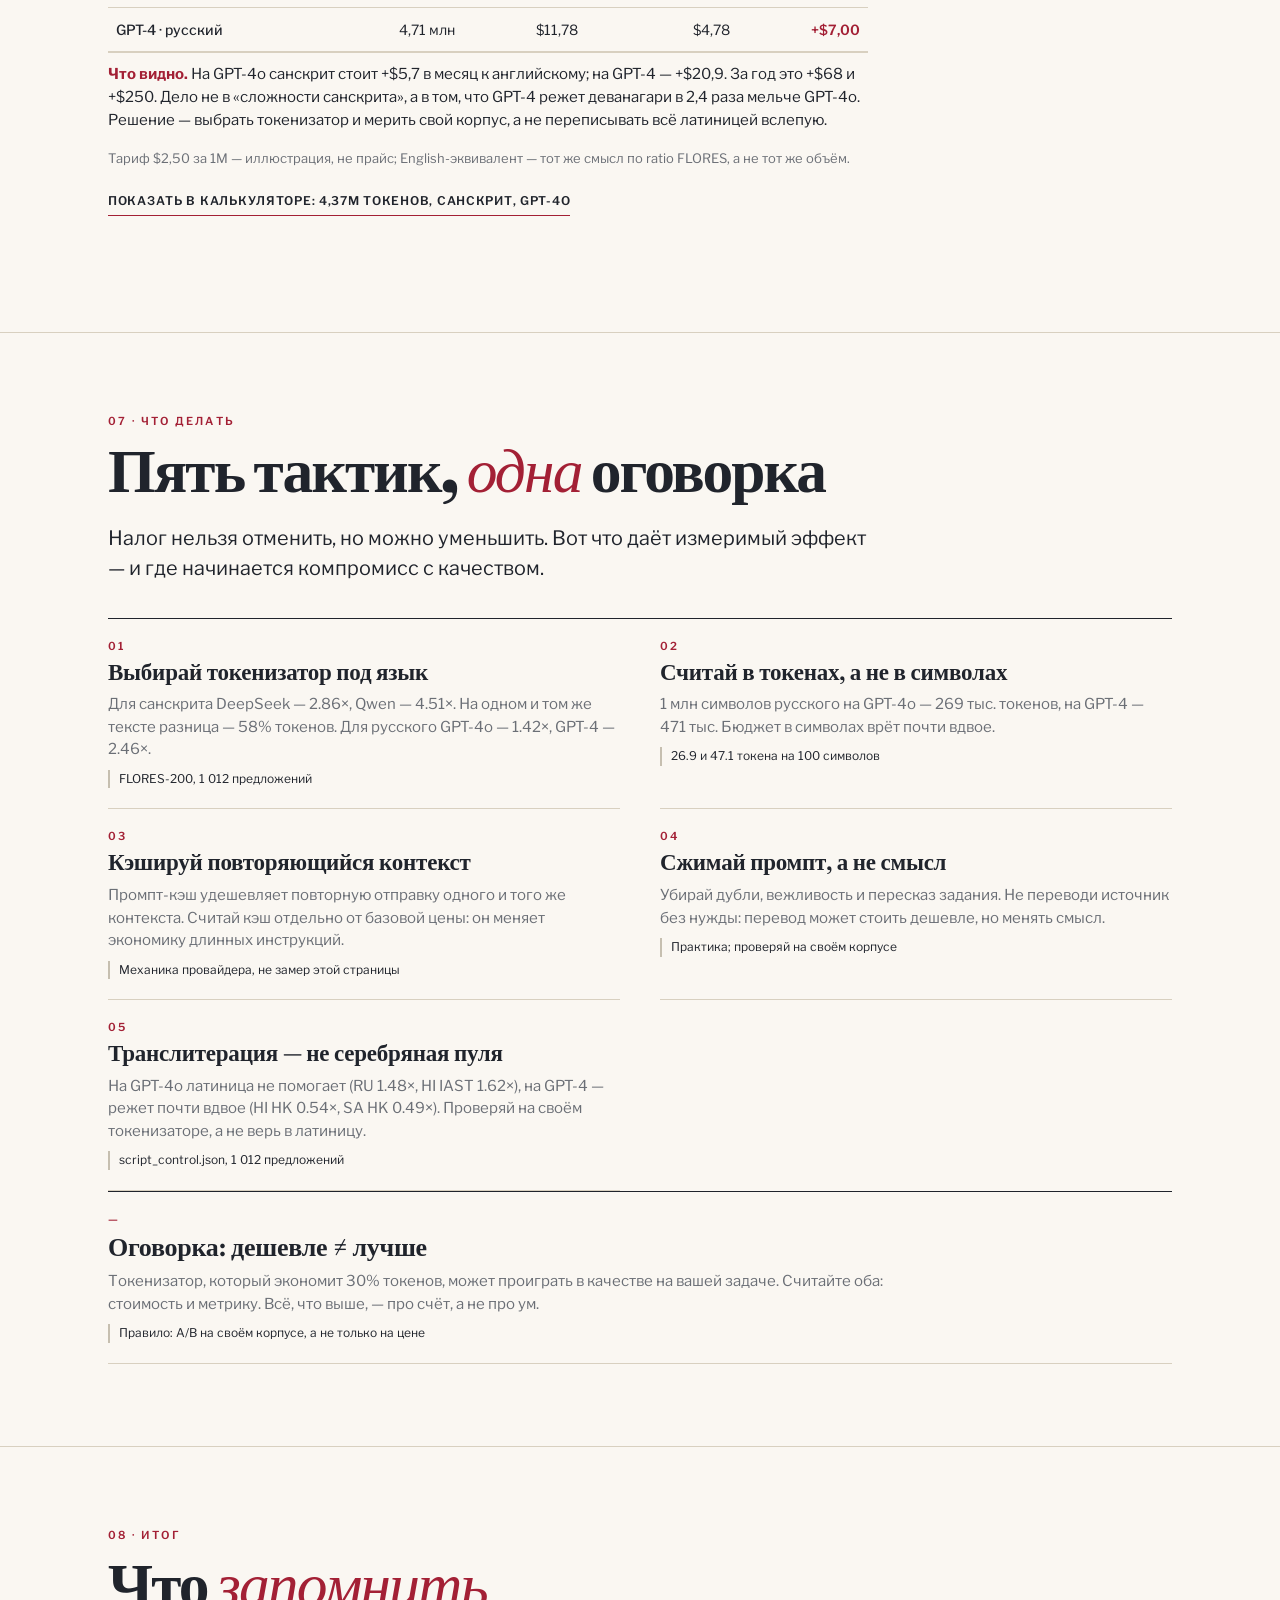
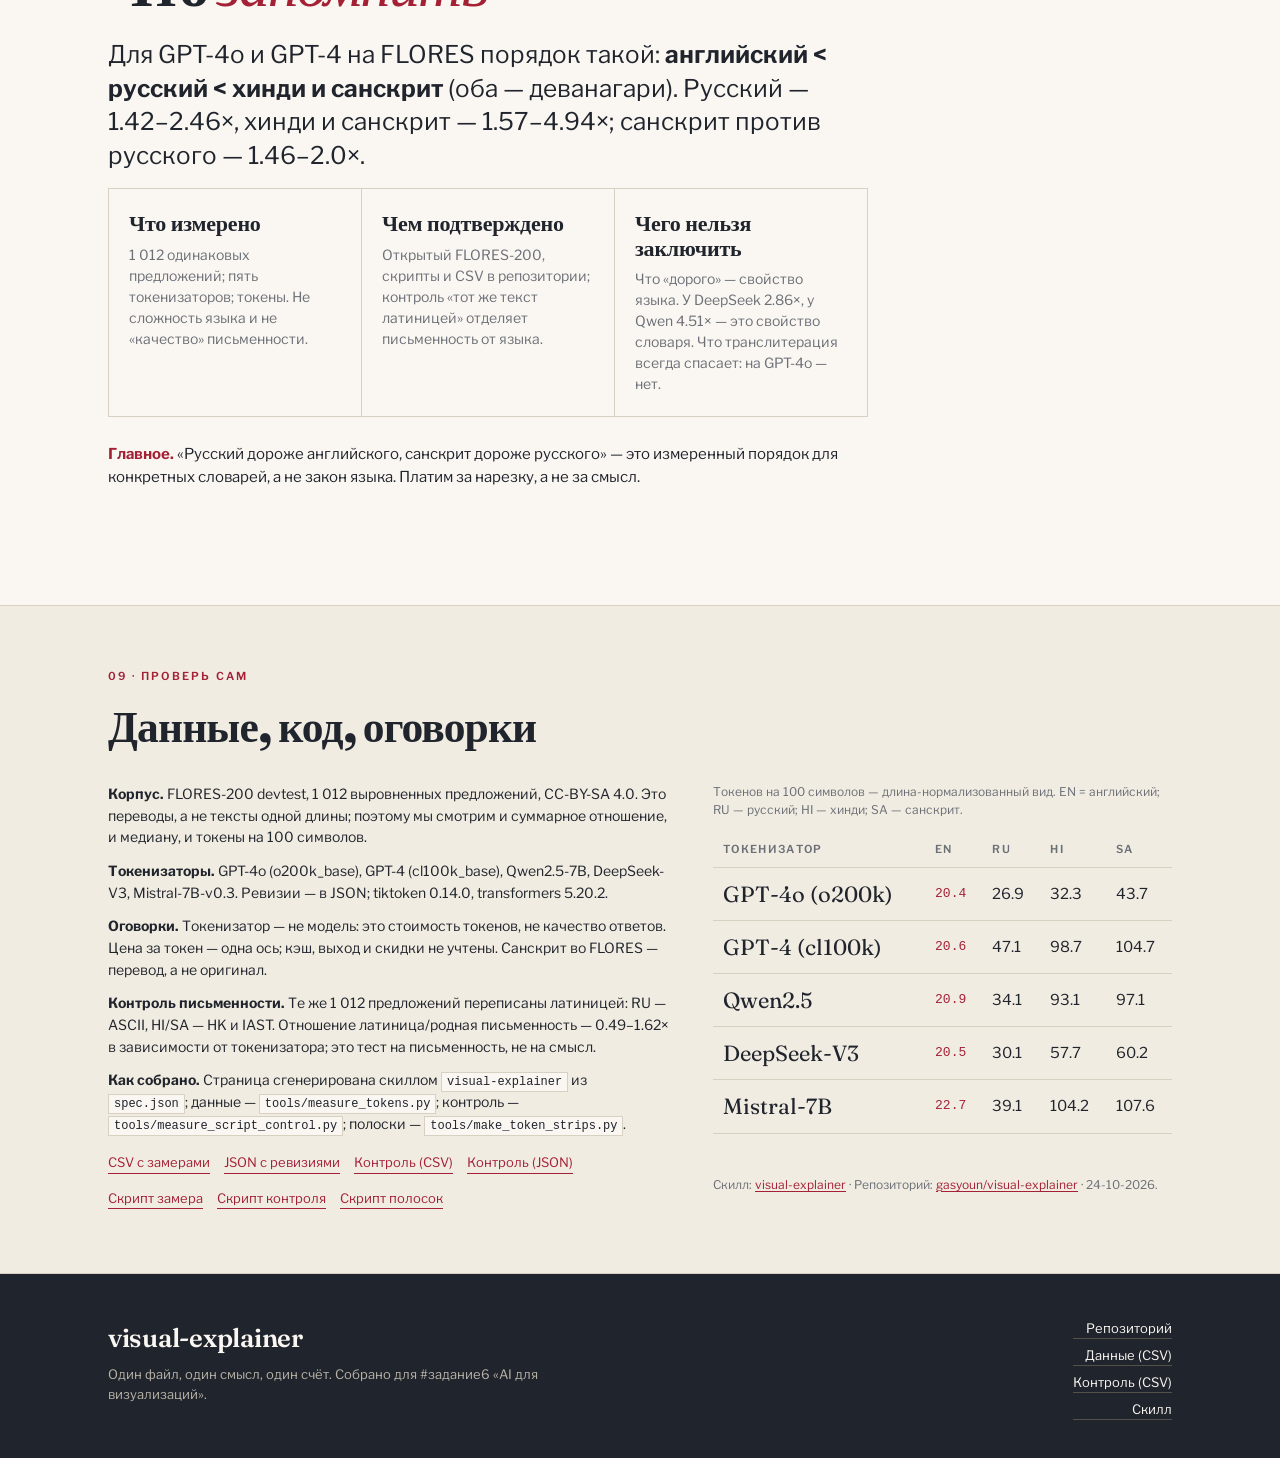
<file: examples/token-tax/index.html>
<!doctype html>
<html lang="ru">
<head>
<meta charset="utf-8">
<meta name="viewport" content="width=device-width, initial-scale=1">
<title>Налог на токены — почему русский, хинди и санскрит дороже в LLM</title>
<meta name="description" content="Один и тот же смысл стоит 1.4–2.5× токенов на русском и 1.6–4.9× на хинди и санскрите. Замер на 1 012 предложениях FLORES-200 и пяти токенизаторах; контроль — тот же текст латиницей.">
<meta name="color-scheme" content="light">
<link rel="icon" href="data:image/svg+xml,%3Csvg xmlns='http://www.w3.org/2000/svg' viewBox='0 0 32 32'%3E%3Crect width='32' height='32' fill='%23A32035'/%3E%3Ctext x='16' y='23' font-family='Georgia' font-size='22' fill='%23FAF7F2' text-anchor='middle'%3EV%3C/text%3E%3C/svg%3E">
<link rel="preconnect" href="https://fonts.googleapis.com">
<link rel="preconnect" href="https://fonts.gstatic.com" crossorigin>
<link href="https://fonts.googleapis.com/css2?family=Fraunces:ital,opsz,wght@0,9..144,400;0,9..144,600;0,9..144,900;1,9..144,400&family=Libre+Franklin:wght@400;500;600&display=swap" rel="stylesheet">
<style>
/* visual-explainer — editorial design language (derived from epic-infographics/editorial) */
:root{
  --bg:#FAF7F2; --surface:#F1ECE2; --surface2:#E3DCCC;
  --ink:#20242C; --muted:#6B6F76; --accent:#A32035;
  --emerald:#0D7F63; --ochre:#B07C1F; --deemph:#C6BFB0;
  --rule:#D8D0C0; --rule-dark:#B9AF9C;
  --serif:"Fraunces",Georgia,"Times New Roman",serif;
  --sans:"Libre Franklin",-apple-system,BlinkMacSystemFont,"Segoe UI",sans-serif;
  --mono:ui-monospace,SFMono-Regular,Menlo,Consolas,monospace;
  --max:1120px;
}
*{box-sizing:border-box}
html{scroll-behavior:smooth}
body{margin:0;background:var(--bg);color:var(--ink);font-family:var(--sans);font-size:17px;line-height:1.55;-webkit-font-smoothing:antialiased;text-rendering:optimizeLegibility}
::selection{background:var(--accent);color:var(--bg)}
a{color:var(--accent);text-underline-offset:.18em;text-decoration-thickness:1px}
a:hover{color:var(--ink)}
img{max-width:100%;height:auto}
.wrap{max-width:var(--max);margin:0 auto;padding:0 28px}
.skip{position:absolute;left:-9999px;top:0;background:var(--ink);color:var(--bg);padding:10px 14px;z-index:100}
.skip:focus{left:12px;top:12px}
.sr-only{position:absolute;width:1px;height:1px;padding:0;margin:-1px;overflow:hidden;clip:rect(0,0,0,0);white-space:nowrap;border:0}

.topbar{border-bottom:1px solid var(--rule);font-size:11px;letter-spacing:.16em;text-transform:uppercase;color:var(--muted)}
.topbar .wrap{display:flex;justify-content:space-between;align-items:center;height:44px}
.brand{font-weight:600;color:var(--ink)}
.topnote{font-variant-numeric:tabular-nums}

.hero{min-height:92vh;display:flex;align-items:center;border-bottom:1px solid var(--rule);padding:56px 0 40px}
.hero .wrap{width:100%}
.kicker{font:600 11px/1.2 var(--sans);letter-spacing:.2em;text-transform:uppercase;color:var(--accent)}
h1{font-family:var(--serif);font-weight:900;font-size:clamp(58px,10.6vw,148px);line-height:.86;letter-spacing:-.045em;margin:20px 0 0;max-width:1050px;overflow-wrap:break-word}
h1 em{font-style:italic;font-weight:400;color:var(--accent)}
.standfirst{font-family:var(--serif);font-style:italic;font-weight:400;font-size:clamp(21px,2.5vw,31px);line-height:1.22;max-width:760px;margin:30px 0 0;color:var(--ink)}
.hero-note{max-width:640px;margin:22px 0 0;color:var(--muted);font-size:14px;line-height:1.5}
.stats{display:grid;grid-template-columns:repeat(3,1fr);gap:1px;background:var(--rule);border:1px solid var(--rule);margin:46px 0 0}
.stat{background:var(--bg);padding:18px 18px 16px}
.stat b{display:block;font-family:var(--serif);font-weight:900;font-size:clamp(26px,3.4vw,44px);line-height:1;letter-spacing:-.02em;font-variant-numeric:tabular-nums;white-space:nowrap}
.stat span{display:block;margin-top:8px;font-size:11px;letter-spacing:.12em;text-transform:uppercase;color:var(--muted)}
.stat:nth-child(1) b{color:var(--accent)}
.stat:nth-child(3) b{color:var(--emerald)}

.section{padding:82px 0;border-bottom:1px solid var(--rule)}
.section h2{font-family:var(--serif);font-weight:900;font-size:clamp(34px,4.8vw,62px);line-height:.98;letter-spacing:-.03em;margin:12px 0 24px;max-width:920px}
.section h2 em{font-style:italic;font-weight:400;color:var(--accent)}
.intro{max-width:760px;font-size:clamp(18px,1.55vw,21px);line-height:1.5;margin:0 0 34px}
.intro p{margin:0 0 16px}
.intro p:last-child{margin-bottom:0}
.note{max-width:760px;color:var(--muted);font-size:13px;line-height:1.5;margin:18px 0 0}
.note a{color:var(--muted)}

/* token demo */
.demo{border-top:1px solid var(--ink);border-bottom:1px solid var(--rule);padding:22px 0 26px;margin:0 0 12px}
.demo-controls{display:flex;flex-wrap:wrap;gap:22px;align-items:flex-end;justify-content:space-between;margin:0 0 20px}
.seg{display:inline-flex;border:1px solid var(--rule-dark);background:var(--bg)}
.seg button{appearance:none;border:0;background:transparent;font:500 12px/1 var(--sans);letter-spacing:.08em;text-transform:uppercase;color:var(--muted);padding:9px 12px;cursor:pointer;border-right:1px solid var(--rule)}
.seg button:last-child{border-right:0}
.seg button[aria-pressed="true"]{background:var(--ink);color:var(--bg)}
.seg button:focus-visible{outline:2px solid var(--accent);outline-offset:2px}
.demo-meta{font:500 12px/1.4 var(--sans);color:var(--muted);letter-spacing:.04em}
.demo-meta b{color:var(--ink);font-variant-numeric:tabular-nums}
.demo-play{appearance:none;border:1px solid var(--ink);background:transparent;color:var(--ink);font:600 11px/1 var(--sans);letter-spacing:.08em;text-transform:uppercase;padding:10px 12px;cursor:pointer;margin-left:auto}
.demo-play[aria-pressed="true"]{background:var(--ink);color:var(--bg)}
.demo-play:focus-visible{outline:2px solid var(--accent);outline-offset:2px}
.chips{display:flex;flex-wrap:wrap;gap:4px;align-items:flex-start;min-height:42px}
.chip{display:inline-flex;align-items:center;min-height:32px;padding:3px 7px;border:1px solid var(--rule);background:var(--surface);font:500 15px/1.25 var(--sans);white-space:pre;color:var(--ink)}
.chip.space{color:var(--muted)}
.chip.byte{background:repeating-linear-gradient(135deg,var(--surface2) 0,var(--surface2) 4px,var(--surface) 4px,var(--surface) 8px);color:#5a554b;font:500 11px/1.2 var(--mono);letter-spacing:0;padding:5px 6px}
.chip.byte::before{content:"�";margin-right:4px;font-size:12px}
.deva{font-family:"Kohinoor Devanagari","Noto Serif Devanagari","Noto Sans Devanagari",var(--serif);font-weight:400}
.chip.deva{font-family:"Kohinoor Devanagari","Noto Serif Devanagari","Noto Sans Devanagari",var(--sans);font-weight:500}
code{font:500 .86em/1.2 var(--mono);background:var(--surface);padding:1px 4px;border:1px solid var(--rule)}
.legend{display:flex;flex-wrap:wrap;gap:18px;margin:16px 0 0;color:var(--muted);font-size:12px}
.legend span{display:inline-flex;align-items:center;gap:7px}
.legend i{display:inline-block;width:18px;height:12px;border:1px solid var(--rule);background:var(--surface)}
.legend i.byte{background:repeating-linear-gradient(135deg,var(--surface2) 0,var(--surface2) 4px,var(--surface) 4px,var(--surface) 8px)}

/* bars */
.chart-wrap{margin:0 -8px;overflow-x:auto;padding:6px 8px 2px}
.chart-wrap svg{display:block;width:100%;min-width:720px;height:auto}
.mobile-chart{display:none}
.chart-legend{display:flex;flex-wrap:wrap;gap:20px;margin:0 0 10px;font-size:12px;letter-spacing:.06em;text-transform:uppercase;color:var(--muted)}
.chart-legend span{display:inline-flex;align-items:center;gap:7px}
.chart-legend i{width:22px;height:6px;display:inline-block}
.findings{margin:34px 0 0;border-top:1px solid var(--ink)}
.finding{display:grid;grid-template-columns:104px 1fr;gap:18px;padding:22px 0;border-bottom:1px solid var(--rule);align-items:start}
.finding b{font-family:var(--serif);font-weight:900;font-size:34px;line-height:.9;color:var(--accent);font-variant-numeric:tabular-nums;white-space:nowrap}
.finding h3{font-family:var(--serif);font-weight:600;font-size:22px;line-height:1.15;margin:0 0 6px;letter-spacing:-.01em}
.finding p{margin:0;color:var(--muted);font-size:15px;max-width:680px}

/* bytes */
.bytes-table{width:100%;border-collapse:collapse;margin:0 0 28px;font-size:15px}
.bytes-table th,.bytes-table td{text-align:left;padding:9px 10px;border-bottom:1px solid var(--rule)}
.bytes-table th{font-size:11px;letter-spacing:.12em;text-transform:uppercase;color:var(--muted);font-weight:600}
.bytes-table td:first-child{font-size:22px;font-family:var(--serif)}
.bytes-table td.deva{font-family:"Kohinoor Devanagari","Noto Serif Devanagari","Noto Sans Devanagari",var(--serif);font-weight:400}
.bytes-table td:nth-child(2){font-family:var(--mono);font-size:13px;color:var(--accent)}
.script-table{min-width:660px}
.script-table td:first-child{font-size:13px;font-family:var(--sans)}
.script-table td:nth-child(2){font-family:var(--sans);font-size:13px;color:inherit}
.script-table .num{text-align:right}
.script-table th span{display:block;margin-top:2px;font-size:9px;letter-spacing:.04em;text-transform:none;font-weight:400;color:var(--muted)}
.script-table td.cheap{color:var(--emerald);font-weight:600}
.script-table td.dear{color:var(--accent);font-weight:600}
.script-table td.same{color:var(--muted)}
.word-block{border-top:1px solid var(--ink);padding:18px 0 0;margin:0 0 6px}
.word-block h3{font-family:var(--serif);font-size:24px;margin:0 0 4px;font-weight:600}
.word-block h3.deva{font-family:"Kohinoor Devanagari","Noto Serif Devanagari","Noto Sans Devanagari",var(--serif);font-weight:400;font-size:clamp(28px,3.2vw,42px);line-height:1.5;letter-spacing:0}
.word-block .word-sub{color:var(--muted);font-size:13px;margin:0 0 14px}
.word-row{display:grid;grid-template-columns:122px 1fr;gap:14px;align-items:start;padding:12px 0;border-bottom:1px solid var(--rule)}
.word-row .tag{font-size:11px;letter-spacing:.12em;text-transform:uppercase;color:var(--muted);padding-top:7px}
.word-row .tag b{display:block;color:var(--ink);font-size:13px;letter-spacing:0;text-transform:none;margin-top:3px}

/* context-window mini: how much text fits in a fixed token budget */
.fit{margin:28px 0 24px}
.fit-row{display:grid;grid-template-columns:52px 1fr 70px;gap:10px;align-items:center;margin:0 0 9px;font-size:12px;color:var(--muted)}
.fit-track{height:14px;background:var(--surface2)}
.fit-fill{height:14px;background:var(--ink)}
.fit-fill.ru{background:var(--accent)}
.fit-fill.hi{background:var(--ochre)}
.fit-fill.sa{background:var(--emerald)}
.fit-row b{text-align:right;color:var(--ink);font-variant-numeric:tabular-nums}

/* calculator */
.calc{display:grid;grid-template-columns:minmax(0,1fr) minmax(0,1.15fr);gap:0;border:1px solid var(--ink);margin:0 0 4px}
.calc-form{padding:24px 24px 26px;border-right:1px solid var(--ink)}
.calc-form label{display:block;font-size:11px;letter-spacing:.12em;text-transform:uppercase;color:var(--muted);margin:0 0 6px}
.calc-form .field{margin:0 0 18px}
.calc-form input,.calc-form select{width:100%;appearance:none;border:0;border-bottom:1px solid var(--rule-dark);background:transparent;color:var(--ink);font:500 20px/1.2 var(--sans);padding:7px 0;border-radius:0}
.calc-form input[type=number]::-webkit-outer-spin-button,
.calc-form input[type=number]::-webkit-inner-spin-button{-webkit-appearance:none;margin:0}
.calc-form input[type=number]{-moz-appearance:textfield;appearance:textfield}
.calc-form select{font-size:16px;cursor:pointer}
.calc-form input:focus,.calc-form select:focus{outline:none;border-bottom-color:var(--accent)}
.calc-form .hint{font-size:12px;color:var(--muted);margin:6px 0 0}
.calc-out{padding:24px 24px 26px;display:flex;flex-direction:column;gap:0}
.calc-line{display:flex;justify-content:space-between;align-items:baseline;gap:16px;padding:12px 0;border-bottom:1px solid var(--rule)}
.calc-line:first-child{padding-top:0}
.calc-line .k{font-size:12px;letter-spacing:.1em;text-transform:uppercase;color:var(--muted)}
.calc-line .v{font-family:var(--serif);font-weight:900;font-size:clamp(26px,3.2vw,42px);line-height:1;letter-spacing:-.02em;font-variant-numeric:tabular-nums;text-align:right}
.calc-line .v small{display:block;font:500 11px/1.3 var(--sans);letter-spacing:.08em;text-transform:uppercase;color:var(--muted);margin-top:6px}
.calc-line.accent .v{color:var(--accent)}
.calc-line.green .v{color:var(--emerald)}
.calc-bar{margin:18px 0 0}
.calc-bar .row{display:grid;grid-template-columns:56px 1fr 82px;gap:10px;align-items:center;margin:0 0 8px;font-size:12px;color:var(--muted)}
.calc-bar .track{height:10px;background:var(--surface2)}
.calc-bar .fill{height:10px;background:var(--deemph)}
.calc-bar .fill.lang{background:var(--accent)}
.calc-bar .num{text-align:right;font-variant-numeric:tabular-nums;color:var(--ink)}

/* tactics */
.plain-lede{max-width:840px;font-size:clamp(20px,1.9vw,25px);line-height:1.38;margin:0 0 28px}
.plain-grid{display:grid;grid-template-columns:repeat(3,1fr);gap:1px;background:var(--rule);border:1px solid var(--rule);margin:0 0 26px}
.plain-card{background:var(--bg);padding:22px 20px}
.plain-card h3{font-family:var(--serif);font-weight:600;font-size:22px;line-height:1.1;margin:0 0 8px;letter-spacing:-.01em}
.plain-card p{margin:0;font-size:14px;line-height:1.5;color:var(--muted)}
.plain-card code{font:500 12px var(--mono);background:var(--surface);padding:1px 4px;border:1px solid var(--rule)}
.plain-measure{max-width:820px;font-size:15px;line-height:1.55;color:var(--ink);margin:24px 0 0}
.plain-measure strong{color:var(--accent)}
.gloss{margin-top:28px}
.gloss dl{display:grid;grid-template-columns:160px 1fr;gap:10px 18px;margin:16px 0 0}
.gloss dt{font-weight:600;font-size:14px;line-height:1.4}
.gloss dd{margin:0;font-size:14px;line-height:1.5;color:var(--muted)}
.case-mobile{display:none}
.case-wrap{overflow-x:auto;margin:24px 0 10px;border-top:1px solid var(--ink);border-bottom:1px solid var(--rule)}
.case-table{width:100%;min-width:640px;border-collapse:collapse;font-size:14px}
.case-table th,.case-table td{padding:11px 8px;border-bottom:1px solid var(--rule);text-align:right;font-variant-numeric:tabular-nums}
.case-table th:first-child,.case-table td:first-child{text-align:left}
.case-table thead th{font-size:11px;letter-spacing:.08em;text-transform:uppercase;color:var(--muted);border-bottom:1px solid var(--ink)}
.case-table tbody th{font-weight:500;color:var(--ink)}
.case-table .accent{color:var(--accent);font-weight:600}
.case-btn{appearance:none;border:0;border-bottom:1px solid var(--accent);background:transparent;color:var(--ink);font:600 12px/1.3 var(--sans);letter-spacing:.06em;text-transform:uppercase;padding:6px 0;cursor:pointer}
.case-btn:hover{color:var(--accent)}
.tactics{display:grid;grid-template-columns:1fr 1fr;gap:0 40px;border-top:1px solid var(--ink)}
.tactic{padding:22px 0 20px;border-bottom:1px solid var(--rule)}
.tactic .n{font:600 11px/1 var(--sans);letter-spacing:.14em;color:var(--accent);text-transform:uppercase}
.tactic h3{font-family:var(--serif);font-weight:600;font-size:23px;line-height:1.12;margin:8px 0 8px;letter-spacing:-.01em}
.tactic p{margin:0;color:var(--muted);font-size:15px;line-height:1.5}
.tactic .basis{display:block;margin-top:9px;font-size:12px;color:var(--ink);border-left:2px solid var(--deemph);padding-left:9px}
.tactic.wide{grid-column:1/-1;border-top:1px solid var(--ink)}
.tactic.wide h3{font-size:26px}
.tactic.wide p{max-width:820px}

/* trust */
.trust{background:var(--surface);border-bottom:1px solid var(--rule);padding:64px 0}
.trust h2{font-family:var(--serif);font-weight:900;font-size:clamp(30px,3.4vw,44px);margin:10px 0 22px;letter-spacing:-.02em}
.trust-grid{display:grid;grid-template-columns:1.1fr .9fr;gap:44px}
.trust p{font-size:14px;line-height:1.55;margin:0 0 12px}
.trust .small{font-size:12px;color:var(--muted)}
.trust ul{margin:0;padding:0 0 0 18px}
.trust li{font-size:13px;line-height:1.5;margin:0 0 8px;color:var(--muted)}
.trust code{font:500 12px var(--mono);background:var(--bg);padding:2px 5px;border:1px solid var(--rule)}
.trust .links{display:flex;flex-wrap:wrap;gap:14px;margin:18px 0 0;font-size:13px}
.trust .links a{border-bottom:1px solid var(--accent);text-decoration:none}

/* data table */
.data-table{margin:24px 0 0;border-top:1px solid var(--ink)}
.data-table summary{cursor:pointer;font-size:12px;letter-spacing:.12em;text-transform:uppercase;color:var(--muted);padding:14px 0;list-style:none}
.data-table summary::-webkit-details-marker{display:none}
.data-table summary::before{content:"+ ";color:var(--accent)}
.data-table[open] summary::before{content:"− "}
.table-wrap{overflow-x:auto}
.data-table table{width:100%;border-collapse:collapse;font-size:13px;min-width:560px}
.data-table th,.data-table td{text-align:left;padding:8px 10px;border-bottom:1px solid var(--rule);font-variant-numeric:tabular-nums}
.data-table th{font-size:10px;letter-spacing:.12em;text-transform:uppercase;color:var(--muted);font-weight:600}
.data-table td.num,.data-table th.num{text-align:right}

/* footer */
.footer{background:var(--ink);color:var(--bg);padding:44px 0 38px}
.footer .wrap{display:flex;flex-wrap:wrap;justify-content:space-between;gap:24px;align-items:flex-start}
.footer .f-brand{font-family:var(--serif);font-size:26px;font-weight:600;letter-spacing:-.01em}
.footer p{margin:6px 0 0;color:#b9b4a8;font-size:13px;max-width:520px}
.footer a{color:var(--bg);text-decoration-color:var(--accent)}
.footer .f-links{display:flex;flex-direction:column;gap:6px;font-size:13px;text-align:right}
.footer .f-links a{text-decoration:none;border-bottom:1px solid #55504a}

@media (max-width:900px){
  .calc{grid-template-columns:1fr}
  .calc-form{border-right:0;border-bottom:1px solid var(--ink)}
  .trust-grid{grid-template-columns:1fr;gap:26px}
  .tactics{grid-template-columns:1fr}
  .finding{grid-template-columns:74px 1fr;gap:12px}
  .finding b{font-size:26px}
}
@media (max-width:680px){
  body{font-size:16px}
  .wrap{padding:0 20px}
  .hero{min-height:auto;padding:44px 0 34px}
  h1{font-size:clamp(44px,13vw,78px)}
  .standfirst{font-size:20px}
  .stats{grid-template-columns:1fr;margin-top:30px}
  .stat{display:block}
  .stat b{font-size:28px}
  .stat span{margin-top:6px;text-align:left}
  .section{padding:56px 0}
  .section h2{font-size:34px}
  .chart-wrap{display:none}
  .mobile-chart{display:block;border-top:1px solid var(--ink);margin:0 0 10px}
  .mgroup{padding:14px 0 10px;border-bottom:1px solid var(--rule)}
  .mname{font:600 12px/1.2 var(--sans);letter-spacing:.02em;margin:0 0 7px}
  .mrow{display:grid;grid-template-columns:26px 1fr 50px;gap:9px;align-items:center;margin:5px 0;font-size:11px;color:var(--muted)}
  .mtrack{height:8px;background:var(--surface2)}
  .mfill{height:8px}
  .mrow b{text-align:right;color:var(--ink);font-weight:600;font-variant-numeric:tabular-nums}
  .demo-controls{gap:14px}
  .seg{flex-wrap:wrap}
  .seg button{padding:8px 9px;font-size:11px}
  .word-row{grid-template-columns:1fr;gap:6px}
  .word-row .tag{padding-top:0}
  .script-table{min-width:0}
  .script-table th:nth-child(4),.script-table td:nth-child(4),
  .script-table th:nth-child(6),.script-table td:nth-child(6){display:none}
  .script-table td:first-child{font-size:12px}
  .script-table th,.script-table td{padding:7px 6px}
  .finding{grid-template-columns:1fr;gap:6px}
  .finding b{font-size:30px}
  .footer .f-links{text-align:left}
}
@media print{
  @page{margin:16mm}
  body{background:#fff;color:#000;font-size:11pt}
  .topbar,.skip,.seg,.demo-meta,.calc-form,.chart-legend,.scroll{display:none!important}
  .hero{min-height:auto;padding:0 0 14mm;border-bottom:1px solid #000}
  h1{font-size:56pt}
  .section{padding:8mm 0;break-inside:avoid}
  .section h2{font-size:26pt}
  .stats{border-color:#000}
  .stat{border-color:#000}
  .calc{border-color:#000;grid-template-columns:1fr}
  .calc-out{width:100%}
  .trust{background:#fff;border-top:1px solid #000}
  a{color:#000;text-decoration:none}
  .footer{background:#fff;color:#000;border-top:1px solid #000}
  .footer p,.footer a{color:#000}
}
@media (prefers-reduced-motion:reduce){
  html{scroll-behavior:auto}
  *{transition:none!important;animation:none!important}
}
@media (max-width:760px){
  .plain-grid{grid-template-columns:1fr}
  .plain-card{padding:18px}
  .gloss dl{grid-template-columns:1fr;gap:4px}
  .case-wrap{display:none}
  .case-mobile{display:block;border-top:1px solid var(--ink);margin:24px 0 10px}
  .case-mobile div{padding:12px 0;border-bottom:1px solid var(--rule)}
  .case-mobile b{display:block;font-size:13px;line-height:1.3;margin:0 0 4px}
  .case-mobile span{display:block;font-size:13px;line-height:1.45;color:var(--muted)}
  .case-mobile em{font-style:normal;color:var(--accent);font-weight:600}
}

</style>
</head>
<body>
<a class="skip" href="#main">К содержанию</a>
<header class="topbar"><div class="wrap"><span class="brand">visual-explainer</span><span class="topnote">опыт 06 · 24-10-2026</span></div></header>
<main id="main">
<section class="hero"><div class="wrap"><div class="kicker">AI Builders · задание 6</div><h1>Налог на <em>токены</em></h1><p class="standfirst">Токенизатор — это касса, которая считает не смысл, а куски текста. У OpenAI английский текст нарезан крупно, русский — мельче, а хинди и санскрит на деванагари — ещё мельче. Поэтому один и тот же смысл стоит на русском 1.42–2.46×, а на хинди и санскрите — 1.57–4.94× дороже английского. Я замерил 1 012 предложений FLORES-200 на пяти токенизаторах.</p><div class="stats"><div class="stat"><b>1.42–2.46×</b><span>русский / английский</span></div><div class="stat"><b>1 012</b><span>выровненных предложений</span></div><div class="stat"><b>1.57–4.94×</b><span>хинди и санскрит / английский</span></div></div><p class="hero-note">FLORES-200 devtest · 5 открытых токенизаторов · 24-10-2026. Деванагари — письменность, а не язык; в контроле — тот же текст латиницей.</p></div></section>
<section class="section" id="primer"><div class="wrap"><div class="kicker">00 · Если вы не компьютерный лингвист</div><h2>Сначала — <em>три</em> слова</h2><div class="intro"><p class="plain-lede">Дальше будет много чисел и три слова. Вот они — на человеческом.</p><div class="plain-grid"><div class="plain-card"><h3>Токен</h3><p>Кусок текста, который модель считает за единицу. Не буква и не слово: английское <code>the</code> — один токен, а санскритское слово может рассыпаться на 4–8 кусков.</p></div><div class="plain-card"><h3>Токенизатор</h3><p>Словарь и правила нарезки. У GPT-4o, GPT-4, DeepSeek, Qwen и Mistral они разные — поэтому один и тот же текст стоит по-разному.</p></div><div class="plain-card"><h3>Письменность</h3><p>Деванагари — не язык, а алфавит. Хинди и санскрит пишут деванагари, русский — кириллицей, английский — латиницей. Сравнивать «русский vs деванагари» — как «Франция vs Лондон».</p></div></div><p class="plain-measure"><strong>Что мы измеряли.</strong> 1 012 одинаковых предложений FLORES-200 на английском, русском, хинди и санскрите; пять открытых токенизаторов; считали токены, а не буквы. Дальше — три шага: аудит, контроль письменности, байты. Незнакомые слова — в словаре ниже.</p><details class="data-table gloss"><summary>Словарь на пять минут</summary><dl><dt>Токен</dt><dd>Кусок текста, единица счёта модели. Не буква и не слово.</dd><dt>Токенизатор</dt><dd>Словарь и правила, которые режут текст на токены. У разных моделей — разные.</dd><dt>BPE</dt><dd>Алгоритм, который начинает с байтов и склеивает самые частые пары. Поэтому редкая письменность режется мельче.</dd><dt>FLORES-200</dt><dd>Эталонный параллельный корпус: 1 012 одинаковых предложений на 200 языках. Мы взяли EN, RU, HI, SA.</dd><dt>Письменность</dt><dd>Система знаков — кириллица, деванагари, латиница. Не язык.</dd><dt>Транслитерация</dt><dd>Запись того же языка другой письменностью: русский ASCII, хинди и санскрит — HK или IAST.</dd><dt>HK / IAST</dt><dd>Две схемы латинской записи деванагари: HK — ASCII, IAST — с диакритикой.</dd><dt>Ratio</dt><dd>Во сколько раз больше токенов, чем английский. 1.42 = на 42% дороже.</dd></dl></details></div></div></section>
<section class="section" id="token"><div class="wrap"><div class="kicker">01 · Токен</div><h2>Модель не видит <em>буквы</em></h2><div class="intro"><p>Модель не читает текст. Она читает токены — куски, на которые токенизатор нарезал корпус до обучения.</p><p>Английское слово часто стоит один токен. Русское — два-три. Санскритское — четыре-восемь. Переключи язык и токенизатор: полоска ниже — это одна и та же фраза.</p></div><div class="demo"><div class="demo-controls"><div><div class="seg" role="group" aria-label="Язык"><button type="button" data-strip-lang="EN" aria-pressed="false">EN</button><button type="button" data-strip-lang="RU" aria-pressed="true">RU</button><button type="button" data-strip-lang="HI" aria-pressed="false">HI</button><button type="button" data-strip-lang="SA" aria-pressed="false">SA</button></div></div><div><div class="seg" role="group" aria-label="Токенизатор"><button type="button" data-strip-enc="o200k" aria-pressed="true">GPT-4o</button><button type="button" data-strip-enc="cl100k" aria-pressed="false">GPT-4</button></div></div><div class="demo-meta" id="strip-meta"><b>27</b> токенов · 91 символ · 29.7 на 100 символов</div><button type="button" class="demo-play" id="demo-play" aria-pressed="false">▶ 10 секунд</button></div><div class="chips" id="strip-chips"><span class="chip">П</span><span class="chip">ожал</span><span class="chip">уйста</span><span class="chip">,</span><span class="chip space">·про</span><span class="chip">ан</span><span class="chip">ализ</span><span class="chip">иру</span><span class="chip">й</span><span class="chip space">·этот</span><span class="chip space">·дат</span><span class="chip">ас</span><span class="chip">ет</span><span class="chip space">·и</span><span class="chip space">·объяс</span><span class="chip">ни</span><span class="chip space">·три</span><span class="chip space">·самые</span><span class="chip space">·важ</span><span class="chip">ные</span><span class="chip space">·тенден</span><span class="chip">ции</span><span class="chip space">·прост</span><span class="chip">ым</span><span class="chip space">·язы</span><span class="chip">ком</span><span class="chip">.</span></div><div class="legend"><span><i></i>токен</span><span><i class="byte"></i>обрывок UTF-8, не буква</span></div></div><p class="note">Полоски предтокенизированы в <code>tools/make_token_strips.py</code>, чтобы страница оставалась одним файлом. Серые чипы — обрывки UTF-8: токенизатор не смог собрать букву. Кнопка ▶ — 10-секундный луп: одна и та же фраза, четыре языка.</p></div></section><script type="application/json" id="strip-data">{"prompt": {"EN": {"text": "Please analyze this dataset and explain the three most important trends in simple language.", "encodings": {"o200k": {"tokens": [{"id": 8256, "t": "Please", "hex": null}, {"id": 30532, "t": "·analyze", "hex": null}, {"id": 495, "t": "·this", "hex": null}, {"id": 20830, "t": "·dataset", "hex": null}, {"id": 326, "t": "·and", "hex": null}, {"id": 16644, "t": "·explain", "hex": null}, {"id": 290, "t": "·the", "hex": null}, {"id": 3407, "t": "·three", "hex": null}, {"id": 1645, "t": "·most", "hex": null}, {"id": 3378, "t": "·important", "hex": null}, {"id": 20464, "t": "·trends", "hex": null}, {"id": 306, "t": "·in", "hex": null}, {"id": 4705, "t": "·simple", "hex": null}, {"id": 6439, "t": "·language", "hex": null}, {"id": 13, "t": ".", "hex": null}], "count": 15, "chars": 91, "tokens_per_100_chars": 16.5}, "cl100k": {"tokens": [{"id": 5618, "t": "Please", "hex": null}, {"id": 24564, "t": "·analyze", "hex": null}, {"id": 420, "t": "·this", "hex": null}, {"id": 10550, "t": "·dataset", "hex": null}, {"id": 323, "t": "·and", "hex": null}, {"id": 10552, "t": "·explain", "hex": null}, {"id": 279, "t": "·the", "hex": null}, {"id": 2380, "t": "·three", "hex": null}, {"id": 1455, "t": "·most", "hex": null}, {"id": 3062, "t": "·important", "hex": null}, {"id": 18845, "t": "·trends", "hex": null}, {"id": 304, "t": "·in", "hex": null}, {"id": 4382, "t": "·simple", "hex": null}, {"id": 4221, "t": "·language", "hex": null}, {"id": 13, "t": ".", "hex": null}], "count": 15, "chars": 91, "tokens_per_100_chars": 16.5}}}, "RU": {"text": "Пожалуйста, проанализируй этот датасет и объясни три самые важные тенденции простым языком.", "encodings": {"o200k": {"tokens": [{"id": 3118, "t": "П", "hex": null}, {"id": 83093, "t": "ожал", "hex": null}, {"id": 106864, "t": "уйста", "hex": null}, {"id": 11, "t": ",", "hex": null}, {"id": 4964, "t": "·про", "hex": null}, {"id": 841, "t": "ан", "hex": null}, {"id": 90344, "t": "ализ", "hex": null}, {"id": 22220, "t": "иру", "hex": null}, {"id": 719, "t": "й", "hex": null}, {"id": 30695, "t": "·этот", "hex": null}, {"id": 94295, "t": "·дат", "hex": null}, {"id": 2664, "t": "ас", "hex": null}, {"id": 1041, "t": "ет", "hex": null}, {"id": 816, "t": "·и", "hex": null}, {"id": 80597, "t": "·объяс", "hex": null}, {"id": 1287, "t": "ни", "hex": null}, {"id": 39394, "t": "·три", "hex": null}, {"id": 75510, "t": "·самые", "hex": null}, {"id": 27588, "t": "·важ", "hex": null}, {"id": 4332, "t": "ные", "hex": null}, {"id": 145514, "t": "·тенден", "hex": null}, {"id": 6654, "t": "ции", "hex": null}, {"id": 14063, "t": "·прост", "hex": null}, {"id": 5881, "t": "ым", "hex": null}, {"id": 42019, "t": "·язы", "hex": null}, {"id": 12082, "t": "ком", "hex": null}, {"id": 13, "t": ".", "hex": null}], "count": 27, "chars": 91, "tokens_per_100_chars": 29.7}, "cl100k": {"tokens": [{"id": 17279, "t": "П", "hex": null}, {"id": 21956, "t": "ож", "hex": null}, {"id": 16331, "t": "ал", "hex": null}, {"id": 83680, "t": "уй", "hex": null}, {"id": 6735, "t": "ст", "hex": null}, {"id": 1506, "t": "а", "hex": null}, {"id": 11, "t": ",", "hex": null}, {"id": 41291, "t": "·про", "hex": null}, {"id": 7486, "t": "ан", "hex": null}, {"id": 72331, "t": "ализ", "hex": null}, {"id": 1840, "t": "и", "hex": null}, {"id": 20346, "t": "ру", "hex": null}, {"id": 12415, "t": "й", "hex": null}, {"id": 49103, "t": "·эт", "hex": null}, {"id": 13337, "t": "от", "hex": null}, {"id": 7952, "t": "·д", "hex": null}, {"id": 8131, "t": "ат", "hex": null}, {"id": 18437, "t": "ас", "hex": null}, {"id": 8341, "t": "ет", "hex": null}, {"id": 7740, "t": "·и", "hex": null}, {"id": 48440, "t": "·объ", "hex": null}, {"id": 4329, "t": "я", "hex": null}, {"id": 2297, "t": "с", "hex": null}, {"id": 23446, "t": "ни", "hex": null}, {"id": 11047, "t": "·т", "hex": null}, {"id": 31203, "t": "ри", "hex": null}, {"id": 97185, "t": "·сам", "hex": null}, {"id": 51736, "t": "ые", "hex": null}, {"id": 5927, "t": "·в", "hex": null}, {"id": 38657, "t": "аж", "hex": null}, {"id": 44065, "t": "ные", "hex": null}, {"id": 11047, "t": "·т", "hex": null}, {"id": 5372, "t": "ен", "hex": null}, {"id": 7094, "t": "д", "hex": null}, {"id": 5372, "t": "ен", "hex": null}, {"id": 57186, "t": "ции", "hex": null}, {"id": 12561, "t": "·пр", "hex": null}, {"id": 25262, "t": "ост", "hex": null}, {"id": 4655, "t": "ы", "hex": null}, {"id": 6578, "t": "м", "hex": null}, {"id": 46410, "t": "·я", "hex": null}, {"id": 9136, "t": "з", "hex": null}, {"id": 4655, "t": "ы", "hex": null}, {"id": 4898, "t": "к", "hex": null}, {"id": 12507, "t": "ом", "hex": null}, {"id": 13, "t": ".", "hex": null}], "count": 46, "chars": 91, "tokens_per_100_chars": 50.5}}}, "HI": {"text": "कृपया इस डेटासेट का विश्लेषण करें और तीन सबसे महत्वपूर्ण रुझानों को सरल भाषा में समझाएं।", "encodings": {"o200k": {"tokens": [{"id": 1016, "t": "क", "hex": null}, {"id": 10433, "t": "ृ", "hex": null}, {"id": 2033, "t": "प", "hex": null}, {"id": 12052, "t": "या", "hex": null}, {"id": 7305, "t": "·इस", "hex": null}, {"id": 132643, "t": "·डेट", "hex": null}, {"id": 6750, "t": "ास", "hex": null}, {"id": 15562, "t": "ेट", "hex": null}, {"id": 5957, "t": "·का", "hex": null}, {"id": 23193, "t": "·विश", "hex": null}, {"id": 185609, "t": "्लेष", "hex": null}, {"id": 4984, "t": "ण", "hex": null}, {"id": 28010, "t": "·करें", "hex": null}, {"id": 5034, "t": "·और", "hex": null}, {"id": 43047, "t": "·तीन", "hex": null}, {"id": 35631, "t": "·सबसे", "hex": null}, {"id": 82088, "t": "·महत्वपूर्ण", "hex": null}, {"id": 2651, "t": "·र", "hex": null}, {"id": 31336, "t": "ुझ", "hex": null}, {"id": 73949, "t": "ानों", "hex": null}, {"id": 4045, "t": "·को", "hex": null}, {"id": 188854, "t": "·सरल", "hex": null}, {"id": 108881, "t": "·भाषा", "hex": null}, {"id": 3342, "t": "·में", "hex": null}, {"id": 53630, "t": "·समझ", "hex": null}, {"id": 45588, "t": "ाएं", "hex": null}, {"id": 1670, "t": "।", "hex": null}], "count": 27, "chars": 88, "tokens_per_100_chars": 30.7}, "cl100k": {"tokens": [{"id": 65804, "t": "क", "hex": null}, {"id": 12906, "t": null, "hex": "e0 a5"}, {"id": 225, "t": null, "hex": "83"}, {"id": 87262, "t": "प", "hex": null}, {"id": 5619, "t": null, "hex": "e0 a4"}, {"id": 107, "t": null, "hex": "af"}, {"id": 24810, "t": "ा", "hex": null}, {"id": 15272, "t": null, "hex": "20 e0 a4"}, {"id": 229, "t": null, "hex": "87"}, {"id": 79468, "t": "स", "hex": null}, {"id": 15272, "t": null, "hex": "20 e0 a4"}, {"id": 94, "t": null, "hex": "a1"}, {"id": 55884, "t": null, "hex": "e0 a5 87 e0 a4"}, {"id": 253, "t": null, "hex": "9f"}, {"id": 32511, "t": null, "hex": "e0 a4 be e0 a4"}, {"id": 116, "t": null, "hex": "b8"}, {"id": 55884, "t": null, "hex": "e0 a5 87 e0 a4"}, {"id": 253, "t": null, "hex": "9f"}, {"id": 48909, "t": "·क", "hex": null}, {"id": 24810, "t": "ा", "hex": null}, {"id": 15272, "t": null, "hex": "20 e0 a4"}, {"id": 113, "t": null, "hex": "b5"}, {"id": 43411, "t": null, "hex": "e0 a4 bf e0 a4"}, {"id": 114, "t": null, "hex": "b6"}, {"id": 31584, "t": null, "hex": "e0 a5 8d e0 a4"}, {"id": 110, "t": null, "hex": "b2"}, {"id": 55884, "t": null, "hex": "e0 a5 87 e0 a4"}, {"id": 115, "t": null, "hex": "b7"}, {"id": 5619, "t": null, "hex": "e0 a4"}, {"id": 96, "t": null, "hex": "a3"}, {"id": 48909, "t": "·क", "hex": null}, {"id": 45279, "t": "र", "hex": null}, {"id": 55884, "t": null, "hex": "e0 a5 87 e0 a4"}, {"id": 224, "t": null, "hex": "82"}, {"id": 15272, "t": null, "hex": "20 e0 a4"}, {"id": 242, "t": null, "hex": "94"}, {"id": 45279, "t": "र", "hex": null}, {"id": 15272, "t": null, "hex": "20 e0 a4"}, {"id": 97, "t": null, "hex": "a4"}, {"id": 44747, "t": "ी", "hex": null}, {"id": 61196, "t": "न", "hex": null}, {"id": 69258, "t": "·स", "hex": null}, {"id": 5619, "t": null, "hex": "e0 a4"}, {"id": 105, "t": null, "hex": "ac"}, {"id": 79468, "t": "स", "hex": null}, {"id": 35470, "t": "े", "hex": null}, {"id": 92317, "t": "·म", "hex": null}, {"id": 95048, "t": "ह", "hex": null}, {"id": 80338, "t": "त", "hex": null}, {"id": 31584, "t": null, "hex": "e0 a5 8d e0 a4"}, {"id": 113, "t": null, "hex": "b5"}, {"id": 87262, "t": "प", "hex": null}, {"id": 12906, "t": null, "hex": "e0 a5"}, {"id": 224, "t": null, "hex": "82"}, {"id": 45279, "t": "र", "hex": null}, {"id": 31584, "t": null, "hex": "e0 a5 8d e0 a4"}, {"id": 96, "t": null, "hex": "a3"}, {"id": 15272, "t": null, "hex": "20 e0 a4"}, {"id": 108, "t": null, "hex": "b0"}, {"id": 73753, "t": "ु", "hex": null}, {"id": 5619, "t": null, "hex": "e0 a4"}, {"id": 251, "t": null, "hex": "9d"}, {"id": 32511, "t": null, "hex": "e0 a4 be e0 a4"}, {"id": 101, "t": null, "hex": "a8"}, {"id": 55675, "t": "ो", "hex": null}, {"id": 73414, "t": "ं", "hex": null}, {"id": 48909, "t": "·क", "hex": null}, {"id": 55675, "t": "ो", "hex": null}, {"id": 69258, "t": "·स", "hex": null}, {"id": 45279, "t": "र", "hex": null}, {"id": 92911, "t": "ल", "hex": null}, {"id": 15272, "t": null, "hex": "20 e0 a4"}, {"id": 255, "t": null, "hex": "ad"}, {"id": 32511, "t": null, "hex": "e0 a4 be e0 a4"}, {"id": 115, "t": null, "hex": "b7"}, {"id": 24810, "t": "ा", "hex": null}, {"id": 92317, "t": "·म", "hex": null}, {"id": 55884, "t": null, "hex": "e0 a5 87 e0 a4"}, {"id": 224, "t": null, "hex": "82"}, {"id": 69258, "t": "·स", "hex": null}, {"id": 88344, "t": "म", "hex": null}, {"id": 5619, "t": null, "hex": "e0 a4"}, {"id": 251, "t": null, "hex": "9d"}, {"id": 32511, "t": null, "hex": "e0 a4 be e0 a4"}, {"id": 237, "t": null, "hex": "8f"}, {"id": 73414, "t": "ं", "hex": null}, {"id": 12906, "t": null, "hex": "e0 a5"}, {"id": 97, "t": null, "hex": "a4"}], "count": 88, "chars": 88, "tokens_per_100_chars": 100.0}}}, "SA": {"text": "कृपया एतत् दत्तांशसमूहं विश्लेष्य त्रीणि प्रमुखाणि प्रवृत्तीनि सरलभाषया व्याख्यातु।", "encodings": {"o200k": {"tokens": [{"id": 1016, "t": "क", "hex": null}, {"id": 10433, "t": "ृ", "hex": null}, {"id": 2033, "t": "प", "hex": null}, {"id": 12052, "t": "या", "hex": null}, {"id": 11079, "t": "·ए", "hex": null}, {"id": 1329, "t": "त", "hex": null}, {"id": 1329, "t": "त", "hex": null}, {"id": 682, "t": "्", "hex": null}, {"id": 2630, "t": "·द", "hex": null}, {"id": 20776, "t": "त्त", "hex": null}, {"id": 122211, "t": "ांश", "hex": null}, {"id": 54247, "t": "सम", "hex": null}, {"id": 77520, "t": "ूह", "hex": null}, {"id": 1004, "t": "ं", "hex": null}, {"id": 23193, "t": "·विश", "hex": null}, {"id": 185609, "t": "्लेष", "hex": null}, {"id": 2383, "t": "्य", "hex": null}, {"id": 3177, "t": "·त", "hex": null}, {"id": 15206, "t": "्री", "hex": null}, {"id": 4984, "t": "ण", "hex": null}, {"id": 785, "t": "ि", "hex": null}, {"id": 59932, "t": "·प्रमुख", "hex": null}, {"id": 21155, "t": "ाण", "hex": null}, {"id": 785, "t": "ि", "hex": null}, {"id": 51831, "t": "·प्रव", "hex": null}, {"id": 10433, "t": "ृ", "hex": null}, {"id": 20776, "t": "त्त", "hex": null}, {"id": 17956, "t": "ीन", "hex": null}, {"id": 785, "t": "ि", "hex": null}, {"id": 188854, "t": "·सरल", "hex": null}, {"id": 6148, "t": "भ", "hex": null}, {"id": 22327, "t": "ाष", "hex": null}, {"id": 12052, "t": "या", "hex": null}, {"id": 18074, "t": "·व्य", "hex": null}, {"id": 23409, "t": "ाख", "hex": null}, {"id": 70381, "t": "्यात", "hex": null}, {"id": 1533, "t": "ु", "hex": null}, {"id": 1670, "t": "।", "hex": null}], "count": 38, "chars": 83, "tokens_per_100_chars": 45.8}, "cl100k": {"tokens": [{"id": 65804, "t": "क", "hex": null}, {"id": 12906, "t": null, "hex": "e0 a5"}, {"id": 225, "t": null, "hex": "83"}, {"id": 87262, "t": "प", "hex": null}, {"id": 5619, "t": null, "hex": "e0 a4"}, {"id": 107, "t": null, "hex": "af"}, {"id": 24810, "t": "ा", "hex": null}, {"id": 15272, "t": null, "hex": "20 e0 a4"}, {"id": 237, "t": null, "hex": "8f"}, {"id": 80338, "t": "त", "hex": null}, {"id": 80338, "t": "त", "hex": null}, {"id": 30707, "t": "्", "hex": null}, {"id": 15272, "t": null, "hex": "20 e0 a4"}, {"id": 99, "t": null, "hex": "a6"}, {"id": 80338, "t": "त", "hex": null}, {"id": 31584, "t": null, "hex": "e0 a5 8d e0 a4"}, {"id": 97, "t": null, "hex": "a4"}, {"id": 32511, "t": null, "hex": "e0 a4 be e0 a4"}, {"id": 224, "t": null, "hex": "82"}, {"id": 5619, "t": null, "hex": "e0 a4"}, {"id": 114, "t": null, "hex": "b6"}, {"id": 79468, "t": "स", "hex": null}, {"id": 88344, "t": "म", "hex": null}, {"id": 12906, "t": null, "hex": "e0 a5"}, {"id": 224, "t": null, "hex": "82"}, {"id": 95048, "t": "ह", "hex": null}, {"id": 73414, "t": "ं", "hex": null}, {"id": 15272, "t": null, "hex": "20 e0 a4"}, {"id": 113, "t": null, "hex": "b5"}, {"id": 43411, "t": null, "hex": "e0 a4 bf e0 a4"}, {"id": 114, "t": null, "hex": "b6"}, {"id": 31584, "t": null, "hex": "e0 a5 8d e0 a4"}, {"id": 110, "t": null, "hex": "b2"}, {"id": 55884, "t": null, "hex": "e0 a5 87 e0 a4"}, {"id": 115, "t": null, "hex": "b7"}, {"id": 31584, "t": null, "hex": "e0 a5 8d e0 a4"}, {"id": 107, "t": null, "hex": "af"}, {"id": 15272, "t": null, "hex": "20 e0 a4"}, {"id": 97, "t": null, "hex": "a4"}, {"id": 86133, "t": "्र", "hex": null}, {"id": 44747, "t": "ी", "hex": null}, {"id": 5619, "t": null, "hex": "e0 a4"}, {"id": 96, "t": null, "hex": "a3"}, {"id": 39951, "t": "ि", "hex": null}, {"id": 84736, "t": "·प", "hex": null}, {"id": 86133, "t": "्र", "hex": null}, {"id": 88344, "t": "म", "hex": null}, {"id": 73753, "t": "ु", "hex": null}, {"id": 5619, "t": null, "hex": "e0 a4"}, {"id": 244, "t": null, "hex": "96"}, {"id": 32511, "t": null, "hex": "e0 a4 be e0 a4"}, {"id": 96, "t": null, "hex": "a3"}, {"id": 39951, "t": "ि", "hex": null}, {"id": 84736, "t": "·प", "hex": null}, {"id": 86133, "t": "्र", "hex": null}, {"id": 5619, "t": null, "hex": "e0 a4"}, {"id": 113, "t": null, "hex": "b5"}, {"id": 12906, "t": null, "hex": "e0 a5"}, {"id": 225, "t": null, "hex": "83"}, {"id": 80338, "t": "त", "hex": null}, {"id": 31584, "t": null, "hex": "e0 a5 8d e0 a4"}, {"id": 97, "t": null, "hex": "a4"}, {"id": 44747, "t": "ी", "hex": null}, {"id": 61196, "t": "न", "hex": null}, {"id": 39951, "t": "ि", "hex": null}, {"id": 69258, "t": "·स", "hex": null}, {"id": 45279, "t": "र", "hex": null}, {"id": 92911, "t": "ल", "hex": null}, {"id": 5619, "t": null, "hex": "e0 a4"}, {"id": 255, "t": null, "hex": "ad"}, {"id": 32511, "t": null, "hex": "e0 a4 be e0 a4"}, {"id": 115, "t": null, "hex": "b7"}, {"id": 5619, "t": null, "hex": "e0 a4"}, {"id": 107, "t": null, "hex": "af"}, {"id": 24810, "t": "ा", "hex": null}, {"id": 15272, "t": null, "hex": "20 e0 a4"}, {"id": 113, "t": null, "hex": "b5"}, {"id": 31584, "t": null, "hex": "e0 a5 8d e0 a4"}, {"id": 107, "t": null, "hex": "af"}, {"id": 32511, "t": null, "hex": "e0 a4 be e0 a4"}, {"id": 244, "t": null, "hex": "96"}, {"id": 31584, "t": null, "hex": "e0 a5 8d e0 a4"}, {"id": 107, "t": null, "hex": "af"}, {"id": 32511, "t": null, "hex": "e0 a4 be e0 a4"}, {"id": 97, "t": null, "hex": "a4"}, {"id": 73753, "t": "ु", "hex": null}, {"id": 12906, "t": null, "hex": "e0 a5"}, {"id": 97, "t": null, "hex": "a4"}], "count": 88, "chars": 83, "tokens_per_100_chars": 106.0}}}}, "word_sa": {"SA": {"text": "कर्मण्येवाधिकारस्ते", "encodings": {"o200k": {"tokens": [{"id": 1016, "t": "क", "hex": null}, {"id": 23499, "t": "र्म", "hex": null}, {"id": 42310, "t": "ण्य", "hex": null}, {"id": 92197, "t": "ेव", "hex": null}, {"id": 18993, "t": "ाध", "hex": null}, {"id": 77112, "t": "िकार", "hex": null}, {"id": 14681, "t": "स्त", "hex": null}, {"id": 628, "t": "े", "hex": null}], "count": 8, "chars": 19, "tokens_per_100_chars": 42.1}, "cl100k": {"tokens": [{"id": 65804, "t": "क", "hex": null}, {"id": 45279, "t": "र", "hex": null}, {"id": 31584, "t": null, "hex": "e0 a5 8d e0 a4"}, {"id": 106, "t": null, "hex": "ae"}, {"id": 5619, "t": null, "hex": "e0 a4"}, {"id": 96, "t": null, "hex": "a3"}, {"id": 31584, "t": null, "hex": "e0 a5 8d e0 a4"}, {"id": 107, "t": null, "hex": "af"}, {"id": 55884, "t": null, "hex": "e0 a5 87 e0 a4"}, {"id": 113, "t": null, "hex": "b5"}, {"id": 32511, "t": null, "hex": "e0 a4 be e0 a4"}, {"id": 100, "t": null, "hex": "a7"}, {"id": 43411, "t": null, "hex": "e0 a4 bf e0 a4"}, {"id": 243, "t": null, "hex": "95"}, {"id": 32511, "t": null, "hex": "e0 a4 be e0 a4"}, {"id": 108, "t": null, "hex": "b0"}, {"id": 79468, "t": "स", "hex": null}, {"id": 31584, "t": null, "hex": "e0 a5 8d e0 a4"}, {"id": 97, "t": null, "hex": "a4"}, {"id": 35470, "t": "े", "hex": null}], "count": 20, "chars": 19, "tokens_per_100_chars": 105.3}}}}, "word_ru": {"RU": {"text": "достоинство", "encodings": {"o200k": {"tokens": [{"id": 489, "t": "д", "hex": null}, {"id": 39562, "t": "осто", "hex": null}, {"id": 163575, "t": "инство", "hex": null}], "count": 3, "chars": 11, "tokens_per_100_chars": 27.3}, "cl100k": {"tokens": [{"id": 7094, "t": "д", "hex": null}, {"id": 25262, "t": "ост", "hex": null}, {"id": 1482, "t": "о", "hex": null}, {"id": 19479, "t": "ин", "hex": null}, {"id": 20812, "t": "ств", "hex": null}, {"id": 1482, "t": "о", "hex": null}], "count": 6, "chars": 11, "tokens_per_100_chars": 54.5}}}}}</script>
<section class="section" id="audit"><div class="wrap"><div class="kicker">02 · Аудит</div><h2>1 012 предложений, <em>пять</em> токенизаторов</h2><div class="intro"><p>FLORES-200 — стандартный параллельный корпус. 1 012 предложений, один и тот же смысл на английском, русском, хинди и санскрите. Я прогнал их через пять открытых токенизаторов и посчитал, во сколько раз каждый язык дороже английского.</p></div><div class="chart-legend"><span><i style="background:#A32035"></i>русский</span><span><i style="background:#B07C1F"></i>хинди</span><span><i style="background:#0D7F63"></i>санскрит</span><span><i style="background:#C6BFB0"></i>английский = 1×</span></div><div class="chart-wrap"><svg viewBox="0 0 1000 486" role="img" aria-labelledby="bars-title bars-desc"><title id="bars-title">Отношение числа токенов к английскому по пяти токенизаторам</title><desc id="bars-desc">FLORES-200 devtest, 1012 предложений. Русский 1.42–2.46×, хинди 1.57–4.76×, санскрит 2.08–4.94× к английскому.</desc><line x1="336.2" y1="24" x2="336.2" y2="456" stroke="#E7E0D2" stroke-width="1"/><text x="336.2" y="474" text-anchor="middle" font-family="Libre Franklin, sans-serif" font-size="11" fill="#6B6F76">1×</text><line x1="482.3" y1="24" x2="482.3" y2="456" stroke="#E7E0D2" stroke-width="1"/><text x="482.3" y="474" text-anchor="middle" font-family="Libre Franklin, sans-serif" font-size="11" fill="#6B6F76">2×</text><line x1="628.5" y1="24" x2="628.5" y2="456" stroke="#E7E0D2" stroke-width="1"/><text x="628.5" y="474" text-anchor="middle" font-family="Libre Franklin, sans-serif" font-size="11" fill="#6B6F76">3×</text><line x1="774.6" y1="24" x2="774.6" y2="456" stroke="#E7E0D2" stroke-width="1"/><text x="774.6" y="474" text-anchor="middle" font-family="Libre Franklin, sans-serif" font-size="11" fill="#6B6F76">4×</text><line x1="920.8" y1="24" x2="920.8" y2="456" stroke="#E7E0D2" stroke-width="1"/><text x="920.8" y="474" text-anchor="middle" font-family="Libre Franklin, sans-serif" font-size="11" fill="#6B6F76">5×</text><line x1="336.2" y1="24" x2="336.2" y2="456" stroke="#B9AF9C" stroke-width="1" stroke-dasharray="3 3"/><text x="341.2" y="18" font-family="Libre Franklin, sans-serif" font-size="10" letter-spacing="1" fill="#6B6F76">EN = 1×</text><text x="0" y="46" font-family="Libre Franklin, sans-serif" font-size="14" font-weight="600" fill="#20242C">GPT-4o (o200k)</text><text x="0" y="62" font-family="Libre Franklin, sans-serif" font-size="10" letter-spacing="1" fill="#6B6F76">26 873 EN-токенов</text><rect x="190" y="36" width="207.7" height="12" fill="#A32035"/><text x="404.7" y="46" font-family="Libre Franklin, sans-serif" font-size="12" fill="#20242C">1.42×</text><rect x="190" y="54" width="229.9" height="12" fill="#B07C1F"/><text x="426.9" y="64" font-family="Libre Franklin, sans-serif" font-size="12" fill="#20242C">1.57×</text><rect x="190" y="72" width="304.7" height="12" fill="#0D7F63"/><text x="501.7" y="82" font-family="Libre Franklin, sans-serif" font-size="12" fill="#20242C">2.08×</text><line x1="0" y1="100" x2="1000" y2="100" stroke="#E7E0D2" stroke-width="1"/><text x="0" y="130" font-family="Libre Franklin, sans-serif" font-size="14" font-weight="600" fill="#20242C">GPT-4 (cl100k)</text><text x="0" y="146" font-family="Libre Franklin, sans-serif" font-size="10" letter-spacing="1" fill="#6B6F76">27 182 EN-токенов</text><rect x="190" y="120" width="359.8" height="12" fill="#A32035"/><text x="556.8" y="130" font-family="Libre Franklin, sans-serif" font-size="12" fill="#20242C">2.46×</text><rect x="190" y="138" width="695.5" height="12" fill="#B07C1F"/><text x="892.5" y="148" font-family="Libre Franklin, sans-serif" font-size="12" fill="#20242C">4.76×</text><rect x="190" y="156" width="721.7" height="12" fill="#0D7F63"/><text x="918.7" y="166" font-family="Libre Franklin, sans-serif" font-size="12" fill="#20242C">4.94×</text><line x1="0" y1="184" x2="1000" y2="184" stroke="#E7E0D2" stroke-width="1"/><text x="0" y="214" font-family="Libre Franklin, sans-serif" font-size="14" font-weight="600" fill="#20242C">Qwen2.5</text><text x="0" y="230" font-family="Libre Franklin, sans-serif" font-size="10" letter-spacing="1" fill="#6B6F76">27 621 EN-токенов</text><rect x="190" y="204" width="256.5" height="12" fill="#A32035"/><text x="453.5" y="214" font-family="Libre Franklin, sans-serif" font-size="12" fill="#20242C">1.75×</text><rect x="190" y="222" width="645.3" height="12" fill="#B07C1F"/><text x="842.3" y="232" font-family="Libre Franklin, sans-serif" font-size="12" fill="#20242C">4.42×</text><rect x="190" y="240" width="658.7" height="12" fill="#0D7F63"/><text x="855.7" y="250" font-family="Libre Franklin, sans-serif" font-size="12" fill="#20242C">4.51×</text><line x1="0" y1="268" x2="1000" y2="268" stroke="#E7E0D2" stroke-width="1"/><text x="0" y="298" font-family="Libre Franklin, sans-serif" font-size="14" font-weight="600" fill="#20242C">DeepSeek-V3</text><text x="0" y="314" font-family="Libre Franklin, sans-serif" font-size="10" letter-spacing="1" fill="#6B6F76">27 041 EN-токенов</text><rect x="190" y="288" width="231.2" height="12" fill="#A32035"/><text x="428.2" y="298" font-family="Libre Franklin, sans-serif" font-size="12" fill="#20242C">1.58×</text><rect x="190" y="306" width="408.5" height="12" fill="#B07C1F"/><text x="605.5" y="316" font-family="Libre Franklin, sans-serif" font-size="12" fill="#20242C">2.79×</text><rect x="190" y="324" width="417.4" height="12" fill="#0D7F63"/><text x="614.4" y="334" font-family="Libre Franklin, sans-serif" font-size="12" fill="#20242C">2.86×</text><line x1="0" y1="352" x2="1000" y2="352" stroke="#E7E0D2" stroke-width="1"/><text x="0" y="382" font-family="Libre Franklin, sans-serif" font-size="14" font-weight="600" fill="#20242C">Mistral-7B</text><text x="0" y="398" font-family="Libre Franklin, sans-serif" font-size="10" letter-spacing="1" fill="#6B6F76">29 997 EN-токенов</text><rect x="190" y="372" width="271.1" height="12" fill="#A32035"/><text x="468.1" y="382" font-family="Libre Franklin, sans-serif" font-size="12" fill="#20242C">1.85×</text><rect x="190" y="390" width="665.6" height="12" fill="#B07C1F"/><text x="862.6" y="400" font-family="Libre Franklin, sans-serif" font-size="12" fill="#20242C">4.55×</text><rect x="190" y="408" width="672.2" height="12" fill="#0D7F63"/><text x="869.2" y="418" font-family="Libre Franklin, sans-serif" font-size="12" fill="#20242C">4.60×</text><line x1="0" y1="436" x2="1000" y2="436" stroke="#E7E0D2" stroke-width="1"/></svg></div><div class="mobile-chart"><div class="mgroup"><div class="mname">GPT-4o (o200k)</div><div class="mrow"><span class="mlang">RU</span><div class="mtrack"><div class="mfill" style="width:27.3%;background:#A32035"></div></div><b>1.42×</b></div><div class="mrow"><span class="mlang">HI</span><div class="mtrack"><div class="mfill" style="width:30.2%;background:#B07C1F"></div></div><b>1.57×</b></div><div class="mrow"><span class="mlang">SA</span><div class="mtrack"><div class="mfill" style="width:40.1%;background:#0D7F63"></div></div><b>2.08×</b></div></div><div class="mgroup"><div class="mname">GPT-4 (cl100k)</div><div class="mrow"><span class="mlang">RU</span><div class="mtrack"><div class="mfill" style="width:47.3%;background:#A32035"></div></div><b>2.46×</b></div><div class="mrow"><span class="mlang">HI</span><div class="mtrack"><div class="mfill" style="width:91.5%;background:#B07C1F"></div></div><b>4.76×</b></div><div class="mrow"><span class="mlang">SA</span><div class="mtrack"><div class="mfill" style="width:95.0%;background:#0D7F63"></div></div><b>4.94×</b></div></div><div class="mgroup"><div class="mname">Qwen2.5</div><div class="mrow"><span class="mlang">RU</span><div class="mtrack"><div class="mfill" style="width:33.8%;background:#A32035"></div></div><b>1.75×</b></div><div class="mrow"><span class="mlang">HI</span><div class="mtrack"><div class="mfill" style="width:84.9%;background:#B07C1F"></div></div><b>4.42×</b></div><div class="mrow"><span class="mlang">SA</span><div class="mtrack"><div class="mfill" style="width:86.7%;background:#0D7F63"></div></div><b>4.51×</b></div></div><div class="mgroup"><div class="mname">DeepSeek-V3</div><div class="mrow"><span class="mlang">RU</span><div class="mtrack"><div class="mfill" style="width:30.4%;background:#A32035"></div></div><b>1.58×</b></div><div class="mrow"><span class="mlang">HI</span><div class="mtrack"><div class="mfill" style="width:53.8%;background:#B07C1F"></div></div><b>2.79×</b></div><div class="mrow"><span class="mlang">SA</span><div class="mtrack"><div class="mfill" style="width:54.9%;background:#0D7F63"></div></div><b>2.86×</b></div></div><div class="mgroup"><div class="mname">Mistral-7B</div><div class="mrow"><span class="mlang">RU</span><div class="mtrack"><div class="mfill" style="width:35.7%;background:#A32035"></div></div><b>1.85×</b></div><div class="mrow"><span class="mlang">HI</span><div class="mtrack"><div class="mfill" style="width:87.6%;background:#B07C1F"></div></div><b>4.55×</b></div><div class="mrow"><span class="mlang">SA</span><div class="mtrack"><div class="mfill" style="width:88.4%;background:#0D7F63"></div></div><b>4.60×</b></div></div></div><p class="note">EN = 1.0. ×1.42 = на 42% дороже; чем выше, тем дороже. Длина переводов различается, поэтому рядом — медиана по предложениям и токены на 100 символов; полная таблица — ниже.</p><div class="findings"><div class="finding"><b>1.42×</b><div><h3>GPT-4o выучил русский, но не хинди и санскрит</h3><p>На новом OpenAI-токенизаторе русский стоит 1.42× английского, хинди — 1.57×, санскрит — 2.08×. На старом GPT-4 — 2.46×, 4.76× и 4.94×. Разница между поколениями — не косметика.</p></div></div><div class="finding"><b>2.86×</b><div><h3>DeepSeek — лучший для деванагари</h3><p>Против 4.51× у Qwen2.5 и 4.60× у Mistral. Qwen заявляет мультиязычность, но на санскрите проигрывает DeepSeek почти вдвое.</p></div></div><div class="finding"><b>≈</b><div><h3>Хинди и санскрит ведут себя одинаково</h3><p>1.57–4.76× у хинди, 2.08–4.94× у санскрита. Это согласуется с эффектом письменности, но не доказывает его: на GPT-4o латиница не помогает, на GPT-4 HK-запись деванагари режет почти вдвое. Контроль — ниже.</p></div></div></div><details class="data-table"><summary>Таблица с числами</summary><div class="table-wrap"><table><thead><tr><th>Токенизатор</th><th class="num">EN, токенов</th><th class="num">RU / EN</th><th class="num">HI / EN</th><th class="num">SA / EN</th><th class="num">SA на 100 симв.</th></tr></thead><tbody><tr><td>GPT-4o (o200k)</td><td class="num">26 873</td><td class="num">1.42×</td><td class="num">1.57×</td><td class="num">2.08×</td><td class="num">43.7</td></tr><tr><td>GPT-4 (cl100k)</td><td class="num">27 182</td><td class="num">2.46×</td><td class="num">4.76×</td><td class="num">4.94×</td><td class="num">104.7</td></tr><tr><td>Qwen2.5</td><td class="num">27 621</td><td class="num">1.75×</td><td class="num">4.42×</td><td class="num">4.51×</td><td class="num">97.1</td></tr><tr><td>DeepSeek-V3</td><td class="num">27 041</td><td class="num">1.58×</td><td class="num">2.79×</td><td class="num">2.86×</td><td class="num">60.2</td></tr><tr><td>Mistral-7B</td><td class="num">29 997</td><td class="num">1.85×</td><td class="num">4.55×</td><td class="num">4.60×</td><td class="num">107.6</td></tr></tbody></table></div></details></div></section>
<section class="section" id="script"><div class="wrap"><div class="kicker">03 · Контроль</div><h2>Тот же язык, <em>другая</em> письменность</h2><div class="intro"><p>Деванагари — не язык, а письменность. Чтобы отделить её эффект от языка, я переписал те же 1 012 предложений латиницей: русский — ASCII, хинди и санскрит — HK (ASCII) и IAST. Если латиница дешевле, это эффект письменности; если нет — языка и словаря токенизатора.</p></div><div class="table-wrap"><table class="bytes-table script-table"><thead><tr><th>Токенизатор</th><th class="num">RU<br><span>лат./кир.</span></th><th class="num">HI<br><span>HK/дева.</span></th><th class="num">HI<br><span>IAST/дева.</span></th><th class="num">SA<br><span>HK/дева.</span></th><th class="num">SA<br><span>IAST/дева.</span></th></tr></thead><tbody><tr><td>GPT-4o (o200k)</td><td class="num dear">1.48×</td><td class="num dear">1.52×</td><td class="num dear">1.62×</td><td class="num dear">1.06×</td><td class="num dear">1.18×</td></tr><tr><td>GPT-4 (cl100k)</td><td class="num cheap">0.93×</td><td class="num cheap">0.54×</td><td class="num cheap">0.69×</td><td class="num cheap">0.49×</td><td class="num cheap">0.73×</td></tr><tr><td>Qwen2.5</td><td class="num dear">1.29×</td><td class="num cheap">0.57×</td><td class="num cheap">0.64×</td><td class="num cheap">0.54×</td><td class="num cheap">0.62×</td></tr><tr><td>DeepSeek-V3</td><td class="num dear">1.42×</td><td class="num cheap">0.91×</td><td class="num same">0.98×</td><td class="num cheap">0.84×</td><td class="num cheap">0.94×</td></tr><tr><td>Mistral-7B</td><td class="num dear">1.22×</td><td class="num cheap">0.56×</td><td class="num cheap">0.60×</td><td class="num cheap">0.52×</td><td class="num cheap">0.58×</td></tr></tbody></table></div><p class="note">Меньше 1 — латиница дешевле; больше 1 — дороже. HK — ASCII, IAST — с диакритикой (IAST-колонки — в CSV). Считано по тем же 1 012 предложениям.</p><div class="findings"><div class="finding"><b>1.06×</b><div><h3>На GPT-4o латиница не помогает</h3><p>Санскрит HK 1.06×, IAST 1.18×; хинди IAST 1.62×; русский ASCII 1.48×. Новый токенизатор уже склеил деванагари — транслитерация только добавляет диакритику и диграфы.</p></div></div><div class="finding"><b>0.49×</b><div><h3>На GPT-4 латиница режет деванагари вдвое</h3><p>Санскрит HK 0.49×, хинди HK 0.54×. Это вклад старого словаря, а не «стоимость языка»: тот же смысл, другая запись — вдвое меньше токенов.</p></div></div><div class="finding"><b>58%</b><div><h3>Решает словарь, а не письменность</h3><p>На одном и том же деванагари DeepSeek 2.86×, Qwen 4.51×. Разница — 58% токенов. Письменность задаёт нижнюю границу, словарь токенизатора — итог.</p></div></div></div><p class="note">Оговорка: транслитерация меняет орфографию; HK — ASCII, IAST — с диакритикой; русская транслитерация даёт диграфы (zh, shch), поэтому она дороже кириллицы. Это тест на письменность, а не на смысл.</p></div></section>
<section class="section" id="why"><div class="wrap"><div class="kicker">04 · Почему</div><h2>Байты, а не <em>буквы</em></h2><div class="intro"><p>BPE начинает с байтов и склеивает самые частые пары. Английская буква — один байт UTF-8. Русская — два. Деванагари — три.</p><p>Чем больше байтов на символ, тем реже токенизатор видел целый символ в обучающем корпусе. Когда готового токена нет, включается байтовый fallback: слово режется на куски, которые нельзя прочитать.</p><p>Но байты — не приговор: DeepSeek склеивает деванагари лучше, чем Qwen; словарь токенизатора решает, сколько из этих байтов станет одним токеном.</p></div><table class="bytes-table"><thead><tr><th>Символ</th><th>UTF-8, байт</th><th>Пример</th></tr></thead><tbody><tr><td lang="en">a</td><td>1</td><td>English</td></tr><tr><td lang="ru">а</td><td>2</td><td>Русский</td></tr><tr><td lang="sa" class="deva">क</td><td>3</td><td>संस्कृतम्</td></tr></tbody></table><div class="word-block"><h3 class="deva">कर्मण्येवाधिकारस्ते</h3><p class="word-sub">Одно слово из Бхагавадгиты 2.47. Сверху — GPT-4o, снизу — GPT-4.</p><div class="word-row"><div class="tag">GPT-4o (o200k)<b>8 токенов · 0 обрывков</b></div><div class="chips"><span class="chip deva">क</span><span class="chip deva">र्म</span><span class="chip deva">ण्य</span><span class="chip deva">ेव</span><span class="chip deva">ाध</span><span class="chip deva">िकार</span><span class="chip deva">स्त</span><span class="chip deva">े</span></div></div><div class="word-row"><div class="tag">GPT-4 (cl100k)<b>20 токенов · 16 обрывков</b></div><div class="chips"><span class="chip deva">क</span><span class="chip deva">र</span><span class="chip byte" title="byte fragment: e0 a5 8d e0 a4">e0 a5 8d e0 a4</span><span class="chip byte" title="byte fragment: ae">ae</span><span class="chip byte" title="byte fragment: e0 a4">e0 a4</span><span class="chip byte" title="byte fragment: a3">a3</span><span class="chip byte" title="byte fragment: e0 a5 8d e0 a4">e0 a5 8d e0 a4</span><span class="chip byte" title="byte fragment: af">af</span><span class="chip byte" title="byte fragment: e0 a5 87 e0 a4">e0 a5 87 e0 a4</span><span class="chip byte" title="byte fragment: b5">b5</span><span class="chip byte" title="byte fragment: e0 a4 be e0 a4">e0 a4 be e0 a4</span><span class="chip byte" title="byte fragment: a7">a7</span><span class="chip byte" title="byte fragment: e0 a4 bf e0 a4">e0 a4 bf e0 a4</span><span class="chip byte" title="byte fragment: 95">95</span><span class="chip byte" title="byte fragment: e0 a4 be e0 a4">e0 a4 be e0 a4</span><span class="chip byte" title="byte fragment: b0">b0</span><span class="chip deva">स</span><span class="chip byte" title="byte fragment: e0 a5 8d e0 a4">e0 a5 8d e0 a4</span><span class="chip byte" title="byte fragment: a4">a4</span><span class="chip deva">े</span></div></div></div><div class="intro" style="margin-top:26px"><p>На GPT-4o слово стоит 8 токенов; на GPT-4 — 20, из них 16 — обрывки байтов. Это и есть «налог»: модель платит за каждый кусок, даже если кусок не читается. Но в новом словаре тот же кусок стоит дешевле — и это уже не про письменность, а про словарь.</p></div></div></section>
<section class="section" id="bill"><div class="wrap"><div class="kicker">05 · Счёт</div><h2>Сколько это <em>стоит</em></h2><div class="intro"><p>Подставь свой объём и цену — в символах или токенах. По умолчанию 1 млн символов и $2.50 за 1M токенов: это иллюстрация, а не тариф. Считаем по измеренным токенам на 100 символов.</p></div><div class="calc"><div class="calc-form"><div class="field"><label for="calc-unit">Единица объёма</label><select id="calc-unit"><option value="chars" selected>Символы</option><option value="tokens">Токены</option></select></div><div class="field"><label for="calc-chars" id="calc-vol-label">Символов в месяц</label><input id="calc-chars" type="number" min="0" step="10000" value="1000000" inputmode="numeric"></div><div class="field"><label for="calc-price">Цена за 1M токенов, $</label><input id="calc-price" type="number" min="0" step="0.01" value="2.50" inputmode="decimal"></div><div class="field"><label for="calc-tok">Токенизатор</label><select id="calc-tok"><option value="gpt-4o (o200k)">GPT-4o (o200k)</option><option value="gpt-4 (cl100k)">GPT-4 (cl100k)</option><option value="Qwen2.5">Qwen2.5</option><option value="DeepSeek-V3">DeepSeek-V3</option><option value="Mistral-7B">Mistral-7B</option></select></div><div class="field"><label for="calc-lang">Язык</label><select id="calc-lang"><option value="RU" selected>Русский</option><option value="HI">Хинди</option><option value="SA">Санскрит</option></select></div><p class="hint">Цена — твой тариф; токены — из FLORES-200.</p></div><div class="calc-out"><div class="calc-line"><span class="k" id="out-tokens-label">Токенов в месяц</span><span class="v" id="out-tokens">—</span></div><div class="calc-line accent"><span class="k" id="out-cost-label">Стоимость в месяц</span><span class="v" id="out-cost">—</span></div><div class="calc-line green"><span class="k">Дороже английского</span><span class="v" id="out-delta">—</span></div><div class="calc-line"><span class="k">Переплата к английскому</span><span class="v" id="out-tax">—</span></div><div class="calc-line" id="calc-request-line"><span class="k">Запрос на 2 000 символов</span><span class="v" id="out-request">—</span></div><div class="calc-bar" aria-hidden="true"><div class="row"><span>EN</span><div class="track"><div class="fill" id="bar-en" style="width:0"></div></div><span class="num" id="bar-en-num">—</span></div><div class="row"><span id="bar-lang-label">RU</span><div class="track"><div class="fill lang" id="bar-lang" style="width:0"></div></div><span class="num" id="bar-lang-num">—</span></div></div><p class="note">Калькулятор считает только входные токены и не учитывает кэш, выход и скидки. В режиме «Токены» English-эквивалент — токены / ratio; в режиме «Символы» — по плотности на 100 символов. Осторожно с множителем: в режиме символов 1.32× для RU на GPT-4o, в корпусе 1.42× — перевод длиннее.</p></div></div><script type="application/json" id="calc-data">{"tokenizers": {"gpt-4o (o200k)": {"EN": {"tpc": 20.36, "tpw": 1.23, "ratio": 1.0}, "RU": {"tpc": 26.87, "tpw": 1.94, "ratio": 1.421}, "HI": {"tpc": 32.26, "tpw": 1.65, "ratio": 1.573}, "SA": {"tpc": 43.68, "tpw": 3.3, "ratio": 2.085}}, "gpt-4 (cl100k)": {"EN": {"tpc": 20.6, "tpw": 1.24, "ratio": 1.0}, "RU": {"tpc": 47.1, "tpw": 3.41, "ratio": 2.462}, "HI": {"tpc": 98.7, "tpw": 5.04, "ratio": 4.759}, "SA": {"tpc": 104.66, "tpw": 7.91, "ratio": 4.938}}, "Qwen2.5": {"EN": {"tpc": 20.93, "tpw": 1.26, "ratio": 1.0}, "RU": {"tpc": 34.11, "tpw": 2.47, "ratio": 1.755}, "HI": {"tpc": 93.06, "tpw": 4.76, "ratio": 4.415}, "SA": {"tpc": 97.06, "tpw": 7.33, "ratio": 4.507}}, "DeepSeek-V3": {"EN": {"tpc": 20.49, "tpw": 1.23, "ratio": 1.0}, "RU": {"tpc": 30.11, "tpw": 2.18, "ratio": 1.582}, "HI": {"tpc": 57.66, "tpw": 2.95, "ratio": 2.795}, "SA": {"tpc": 60.21, "tpw": 4.55, "ratio": 2.856}}, "Mistral-7B": {"EN": {"tpc": 22.73, "tpw": 1.37, "ratio": 1.0}, "RU": {"tpc": 39.15, "tpw": 2.83, "ratio": 1.855}, "HI": {"tpc": 104.23, "tpw": 5.33, "ratio": 4.554}, "SA": {"tpc": 107.57, "tpw": 8.13, "ratio": 4.599}}}, "default_price": 2.5, "context": 128000}</script></div></section>
<section class="section" id="case"><div class="wrap"><div class="kicker">06 · Сценарий</div><h2>Счёт для <em>курса</em></h2><div class="intro"><p class="plain-lede">Преподаватель санскрита заливает 10 млн знаков в месяц — корпус, упражнения, комментарии. Вот счёт при $2,50 за 1M токенов.</p><div class="case-wrap"><table class="case-table"><thead><tr><th>Сценарий</th><th>Токенов / мес</th><th>Счёт / мес</th><th>English / мес</th><th>Переплата</th></tr></thead><tbody><tr><th>GPT-4o · санскрит</th><td>4,37 млн</td><td>$10,92</td><td>$5,24</td><td class="accent">+$5,68</td></tr><tr><th>GPT-4 · санскрит</th><td>10,47 млн</td><td>$26,17</td><td>$5,30</td><td class="accent">+$20,87</td></tr><tr><th>GPT-4o · русский</th><td>2,69 млн</td><td>$6,72</td><td>$4,73</td><td class="accent">+$1,99</td></tr><tr><th>GPT-4 · русский</th><td>4,71 млн</td><td>$11,78</td><td>$4,78</td><td class="accent">+$7,00</td></tr></tbody></table></div><div class="case-mobile"><div><b>GPT-4o · санскрит</b><span>4,37M токенов · $10,92 · English $5,24 · <em>+$5,68</em></span></div><div><b>GPT-4 · санскрит</b><span>10,47M токенов · $26,17 · English $5,30 · <em>+$20,87</em></span></div><div><b>GPT-4o · русский</b><span>2,69M токенов · $6,72 · English $4,73 · <em>+$1,99</em></span></div><div><b>GPT-4 · русский</b><span>4,71M токенов · $11,78 · English $4,78 · <em>+$7,00</em></span></div></div><p class="plain-measure"><strong>Что видно.</strong> На GPT-4o санскрит стоит +$5,7 в месяц к английскому; на GPT-4 — +$20,9. За год это +$68 и +$250. Дело не в «сложности санскрита», а в том, что GPT-4 режет деванагари в 2,4 раза мельче GPT-4o. Решение — выбрать токенизатор и мерить свой корпус, а не переписывать всё латиницей вслепую.</p><p class="note">Тариф $2,50 за 1M — иллюстрация, не прайс; English-эквивалент — тот же смысл по ratio FLORES, а не тот же объём.</p><p><button class="case-btn" type="button" data-case="sa">Показать в калькуляторе: 4,37M токенов, санскрит, GPT-4o</button></p></div></div></section>
<section class="section" id="do"><div class="wrap"><div class="kicker">07 · Что делать</div><h2>Пять тактик, <em>одна</em> оговорка</h2><div class="intro"><p>Налог нельзя отменить, но можно уменьшить. Вот что даёт измеримый эффект — и где начинается компромисс с качеством.</p></div><div class="tactics"><div class="tactic"><div class="n">01</div><h3>Выбирай токенизатор под язык</h3><p>Для санскрита DeepSeek — 2.86×, Qwen — 4.51×. На одном и том же тексте разница — 58% токенов. Для русского GPT-4o — 1.42×, GPT-4 — 2.46×.</p><span class="basis">FLORES-200, 1 012 предложений</span></div><div class="tactic"><div class="n">02</div><h3>Считай в токенах, а не в символах</h3><p>1 млн символов русского на GPT-4o — 269 тыс. токенов, на GPT-4 — 471 тыс. Бюджет в символах врёт почти вдвое.</p><span class="basis">26.9 и 47.1 токена на 100 символов</span></div><div class="tactic"><div class="n">03</div><h3>Кэшируй повторяющийся контекст</h3><p>Промпт-кэш удешевляет повторную отправку одного и того же контекста. Считай кэш отдельно от базовой цены: он меняет экономику длинных инструкций.</p><span class="basis">Механика провайдера, не замер этой страницы</span></div><div class="tactic"><div class="n">04</div><h3>Сжимай промпт, а не смысл</h3><p>Убирай дубли, вежливость и пересказ задания. Не переводи источник без нужды: перевод может стоить дешевле, но менять смысл.</p><span class="basis">Практика; проверяй на своём корпусе</span></div><div class="tactic"><div class="n">05</div><h3>Транслитерация — не серебряная пуля</h3><p>На GPT-4o латиница не помогает (RU 1.48×, HI IAST 1.62×), на GPT-4 — режет почти вдвое (HI HK 0.54×, SA HK 0.49×). Проверяй на своём токенизаторе, а не верь в латиницу.</p><span class="basis">script_control.json, 1 012 предложений</span></div><div class="tactic wide"><div class="n">—</div><h3>Оговорка: дешевле ≠ лучше</h3><p>Токенизатор, который экономит 30% токенов, может проиграть в качестве на вашей задаче. Считайте оба: стоимость и метрику. Всё, что выше, — про счёт, а не про ум.</p><span class="basis">Правило: A/B на своём корпусе, а не только на цене</span></div></div></div></section>
<section class="section" id="bottom"><div class="wrap"><div class="kicker">08 · Итог</div><h2>Что <em>запомнить</em></h2><div class="intro"><p class="plain-lede">Для GPT-4o и GPT-4 на FLORES порядок такой: <strong>английский &lt; русский &lt; хинди и санскрит</strong> (оба — деванагари). Русский — 1.42–2.46×, хинди и санскрит — 1.57–4.94×; санскрит против русского — 1.46–2.0×.</p><div class="plain-grid"><div class="plain-card"><h3>Что измерено</h3><p>1 012 одинаковых предложений; пять токенизаторов; токены. Не сложность языка и не «качество» письменности.</p></div><div class="plain-card"><h3>Чем подтверждено</h3><p>Открытый FLORES-200, скрипты и CSV в репозитории; контроль «тот же текст латиницей» отделяет письменность от языка.</p></div><div class="plain-card"><h3>Чего нельзя заключить</h3><p>Что «дорого» — свойство языка. У DeepSeek 2.86×, у Qwen 4.51× — это свойство словаря. Что транслитерация всегда спасает: на GPT-4o — нет.</p></div></div><p class="plain-measure"><strong>Главное.</strong> «Русский дороже английского, санскрит дороже русского» — это измеренный порядок для конкретных словарей, а не закон языка. Платим за нарезку, а не за смысл.</p></div></div></section>
<section class="trust" id="trust"><div class="wrap"><div class="kicker">09 · Проверь сам</div><h2>Данные, код, оговорки</h2><div class="trust-grid"><div><p><b>Корпус.</b> FLORES-200 devtest, 1 012 выровненных предложений, CC-BY-SA 4.0. Это переводы, а не тексты одной длины; поэтому мы смотрим и суммарное отношение, и медиану, и токены на 100 символов.</p><p><b>Токенизаторы.</b> GPT-4o (o200k_base), GPT-4 (cl100k_base), Qwen2.5-7B, DeepSeek-V3, Mistral-7B-v0.3. Ревизии — в JSON; tiktoken 0.14.0, transformers 5.20.2.</p><p><b>Оговорки.</b> Токенизатор — не модель: это стоимость токенов, не качество ответов. Цена за токен — одна ось; кэш, выход и скидки не учтены. Санскрит во FLORES — перевод, а не оригинал.</p><p><b>Контроль письменности.</b> Те же 1 012 предложений переписаны латиницей: RU — ASCII, HI/SA — HK и IAST. Отношение латиница/родная письменность — 0.49–1.62× в зависимости от токенизатора; это тест на письменность, не на смысл.</p><p><b>Как собрано.</b> Страница сгенерирована скиллом <code>visual-explainer</code> из <code>spec.json</code>; данные — <code>tools/measure_tokens.py</code>; контроль — <code>tools/measure_script_control.py</code>; полоски — <code>tools/make_token_strips.py</code>.</p><div class="links"><a href="data/flores_results.csv">CSV с замерами</a><a href="data/flores_results.json">JSON с ревизиями</a><a href="data/script_control.csv">Контроль (CSV)</a><a href="data/script_control.json">Контроль (JSON)</a><a href="../../tools/measure_tokens.py">Скрипт замера</a><a href="../../tools/measure_script_control.py">Скрипт контроля</a><a href="../../tools/make_token_strips.py">Скрипт полосок</a></div></div><div><p class="small">Токенов на 100 символов — длина-нормализованный вид. EN = английский; RU — русский; HI — хинди; SA — санскрит.</p><div class="table-wrap"><table class="bytes-table"><thead><tr><th>Токенизатор</th><th class="num">EN</th><th class="num">RU</th><th class="num">HI</th><th class="num">SA</th></tr></thead><tbody><tr><td>GPT-4o (o200k)</td><td class="num">20.4</td><td class="num">26.9</td><td class="num">32.3</td><td class="num">43.7</td></tr><tr><td>GPT-4 (cl100k)</td><td class="num">20.6</td><td class="num">47.1</td><td class="num">98.7</td><td class="num">104.7</td></tr><tr><td>Qwen2.5</td><td class="num">20.9</td><td class="num">34.1</td><td class="num">93.1</td><td class="num">97.1</td></tr><tr><td>DeepSeek-V3</td><td class="num">20.5</td><td class="num">30.1</td><td class="num">57.7</td><td class="num">60.2</td></tr><tr><td>Mistral-7B</td><td class="num">22.7</td><td class="num">39.1</td><td class="num">104.2</td><td class="num">107.6</td></tr></tbody></table></div><p class="small" style="margin-top:14px">Скилл: <a href="../../SKILL.md">visual-explainer</a> · Репозиторий: <a href="../../">gasyoun/visual-explainer</a> · 24-10-2026.</p></div></div></div></section>
</main>
<footer class="footer"><div class="wrap"><div><div class="f-brand">visual-explainer</div><p>Один файл, один смысл, один счёт. Собрано для #задание6 «AI для визуализаций».</p></div><div class="f-links"><a href="../../">Репозиторий</a><a href="data/flores_results.csv">Данные (CSV)</a><a href="data/script_control.csv">Контроль (CSV)</a><a href="../../SKILL.md">Скилл</a></div></div></footer>
<script>

(function () {
  function esc(s) {
    return String(s).replace(/[&<>"']/g, function (c) {
      return {'&':'&amp;','<':'&lt;','>':'&gt;','"':'&quot;',"'":'&#39;'}[c];
    });
  }

  function plural(n, one, few, many) {
    n = Math.abs(n);
    if (n % 10 === 1 && n % 100 !== 11) return one;
    if (n % 10 >= 2 && n % 10 <= 4 && (n % 100 < 12 || n % 100 > 14)) return few;
    return many;
  }

  var stripEl = document.getElementById('strip-data');
  if (stripEl) {
    var strips = JSON.parse(stripEl.textContent);
    var lang = document.querySelector('[data-strip-lang][aria-pressed="true"]').dataset.stripLang;
    var enc = document.querySelector('[data-strip-enc][aria-pressed="true"]').dataset.stripEnc;
    var chipsEl = document.getElementById('strip-chips');
    var metaEl = document.getElementById('strip-meta');

    function chip(t) {
      if (t.t === null) {
        return '<span class="chip byte" title="byte fragment: ' + esc(t.hex) + '">' + esc(t.hex) + '</span>';
      }
      var cls = t.t.indexOf('·') === 0 ? 'chip space' : 'chip';
      if (/[\u0900-\u097F]/.test(t.t)) cls += ' deva';
      return '<span class="' + cls + '">' + esc(t.t) + '</span>';
    }

    function render() {
      var row = strips.prompt[lang].encodings[enc];
      chipsEl.innerHTML = row.tokens.map(chip).join('');
      metaEl.innerHTML = '<b>' + row.count + '</b> ' +
        plural(row.count, 'токен', 'токена', 'токенов') + ' · ' +
        row.chars + ' ' + plural(row.chars, 'символ', 'символа', 'символов') +
        ' · ' + row.tokens_per_100_chars + ' на 100 символов';
      document.querySelectorAll('[data-strip-lang]').forEach(function (b) {
        b.setAttribute('aria-pressed', b.dataset.stripLang === lang ? 'true' : 'false');
      });
      document.querySelectorAll('[data-strip-enc]').forEach(function (b) {
        b.setAttribute('aria-pressed', b.dataset.stripEnc === enc ? 'true' : 'false');
      });
    }

    document.querySelectorAll('[data-strip-lang]').forEach(function (b) {
      b.addEventListener('click', function () {
        lang = b.dataset.stripLang;
        idx = order.indexOf(lang);   // keep the loop in step with a manual pick
        render();
      });
    });
    document.querySelectorAll('[data-strip-enc]').forEach(function (b) {
      b.addEventListener('click', function () { enc = b.dataset.stripEnc; render(); });
    });

    var play = document.getElementById('demo-play');
    var order = ['EN', 'RU', 'HI', 'SA'];
    var idx = order.indexOf(lang);
    var timer = null;
    var autoClick = false;
    function stopPlay() {
      if (timer) { clearInterval(timer); timer = null; }
      if (play) {
        play.setAttribute('aria-pressed', 'false');
        play.textContent = '▶ 10 секунд';
      }
    }
    function stepPlay() {
      idx = (idx + 1) % order.length;
      var b = document.querySelector('[data-strip-lang="' + order[idx] + '"]');
      if (b) {
        autoClick = true;
        b.click();
        autoClick = false;
      }
    }
    if (play) {
      play.addEventListener('click', function () {
        if (timer) { stopPlay(); return; }
        play.setAttribute('aria-pressed', 'true');
        play.textContent = '❚❚ пауза';
        timer = setInterval(stepPlay, 2400);
      });
    }
    document.querySelectorAll('[data-strip-lang]').forEach(function (b) {
      b.addEventListener('click', function () {
        if (timer && !autoClick) stopPlay();
      });
    });
  }

  var calcEl = document.getElementById('calc-data');
  if (calcEl) {
    var data = JSON.parse(calcEl.textContent);
    var chars = document.getElementById('calc-chars');
    var price = document.getElementById('calc-price');
    var unit = document.getElementById('calc-unit');
    var tok = document.getElementById('calc-tok');
    var langSel = document.getElementById('calc-lang');
    var nf = new Intl.NumberFormat('ru-RU');
    var cf = new Intl.NumberFormat('ru-RU', {style: 'currency', currency: 'USD', minimumFractionDigits: 2, maximumFractionDigits: 2});

    function num(el) { var v = parseFloat(el.value); return isFinite(v) && v > 0 ? v : 0; }

    function calc() {
      var t = data.tokenizers[tok.value];
      var l = langSel.value;
      var c = num(chars);
      var p = num(price);
      var isTokens = unit.value === 'tokens';
      var enTokens, langTokens;
      if (isTokens) {
        langTokens = c;
        enTokens = c / t[l].ratio;
      } else {
        enTokens = c * t.EN.tpc / 100;
        langTokens = c * t[l].tpc / 100;
      }
      var enCost = enTokens / 1e6 * p;
      var langCost = langTokens / 1e6 * p;
      var delta = enTokens ? langTokens / enTokens : 0;
      var req = 2000 * t[l].tpc / 100;
      var hasVolume = langTokens > 0;

      document.getElementById('calc-vol-label').textContent = isTokens ? 'Токенов всего' : 'Символов в месяц';
      document.getElementById('out-tokens-label').textContent = isTokens ? 'Токенов всего' : 'Токенов в месяц';
      document.getElementById('out-cost-label').textContent = isTokens ? 'Стоимость' : 'Стоимость в месяц';
      document.getElementById('calc-request-line').style.display = isTokens ? 'none' : '';
      document.getElementById('out-tokens').textContent = nf.format(Math.round(langTokens));
      document.getElementById('out-cost').innerHTML = hasVolume
        ? cf.format(langCost) + '<small>при $' + p.toFixed(2) + ' / 1M</small>'
        : '—';
      document.getElementById('out-delta').innerHTML = hasVolume
        ? '×' + delta.toFixed(2) + '<small>на тот же объём</small>'
        : '—';
      document.getElementById('out-tax').innerHTML = hasVolume
        ? cf.format(langCost - enCost) + '<small>разница</small>'
        : '—';
      document.getElementById('out-request').innerHTML = nf.format(Math.round(req)) +
        '<small>' + (req / data.context * 100).toFixed(1) + '% от 128k</small>';
      document.getElementById('bar-lang-label').textContent = l;
      var max = Math.max(enTokens, langTokens) || 1;
      document.getElementById('bar-en').style.width = (enTokens / max * 100) + '%';
      document.getElementById('bar-lang').style.width = (langTokens / max * 100) + '%';
      document.getElementById('bar-en-num').textContent = nf.format(Math.round(enTokens));
      document.getElementById('bar-lang-num').textContent = nf.format(Math.round(langTokens));
    }

    [chars, price].forEach(function (el) { el.addEventListener('input', calc); });
    [unit, tok, langSel].forEach(function (el) { el.addEventListener('change', calc); });
    calc();

    document.querySelectorAll('[data-case]').forEach(function (btn) {
      btn.addEventListener('click', function () {
        unit.value = 'tokens';
        chars.value = '4368000';
        tok.value = 'gpt-4o (o200k)';
        langSel.value = 'SA';
        chars.dispatchEvent(new Event('input', {bubbles: true}));
        unit.dispatchEvent(new Event('change', {bubbles: true}));
        tok.dispatchEvent(new Event('change', {bubbles: true}));
        langSel.dispatchEvent(new Event('change', {bubbles: true}));
        document.getElementById('bill').scrollIntoView({behavior: 'smooth'});
      });
    });
  }
})();

</script>
</body>
</html>
</file>
